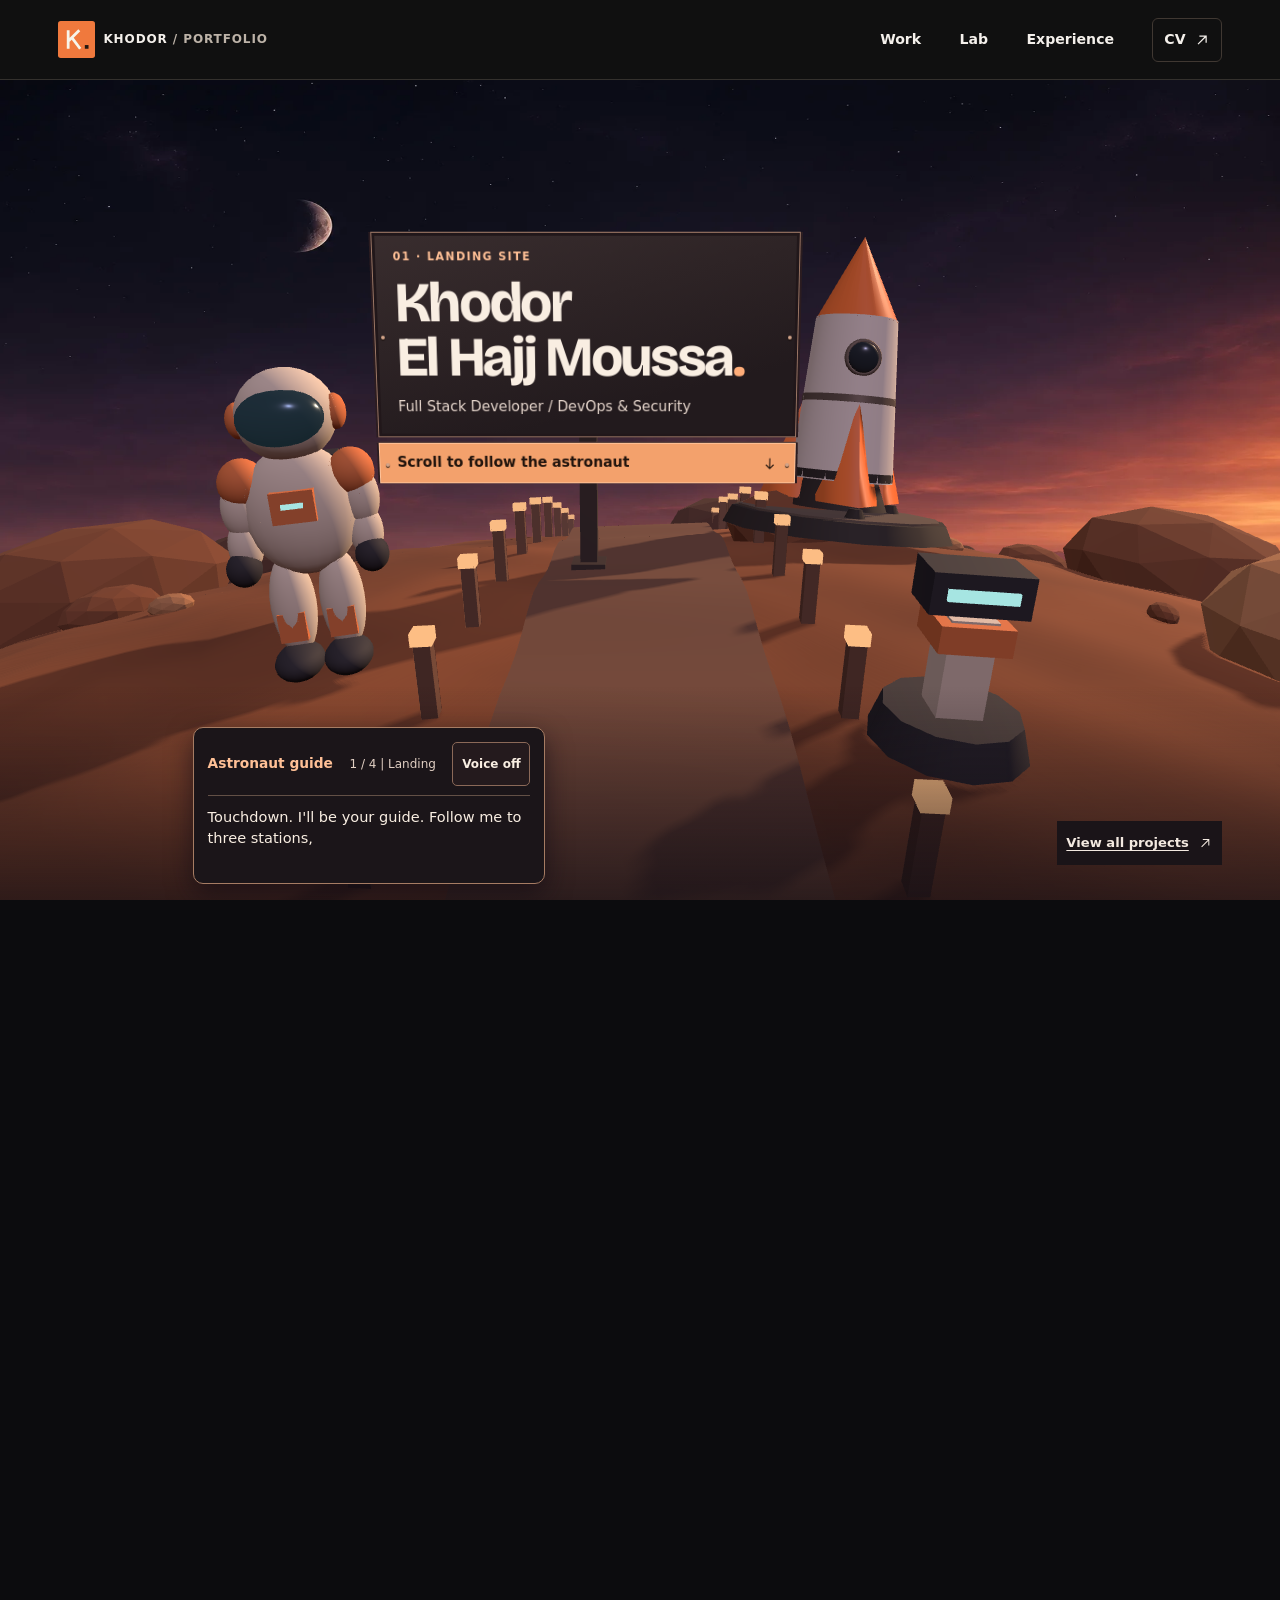
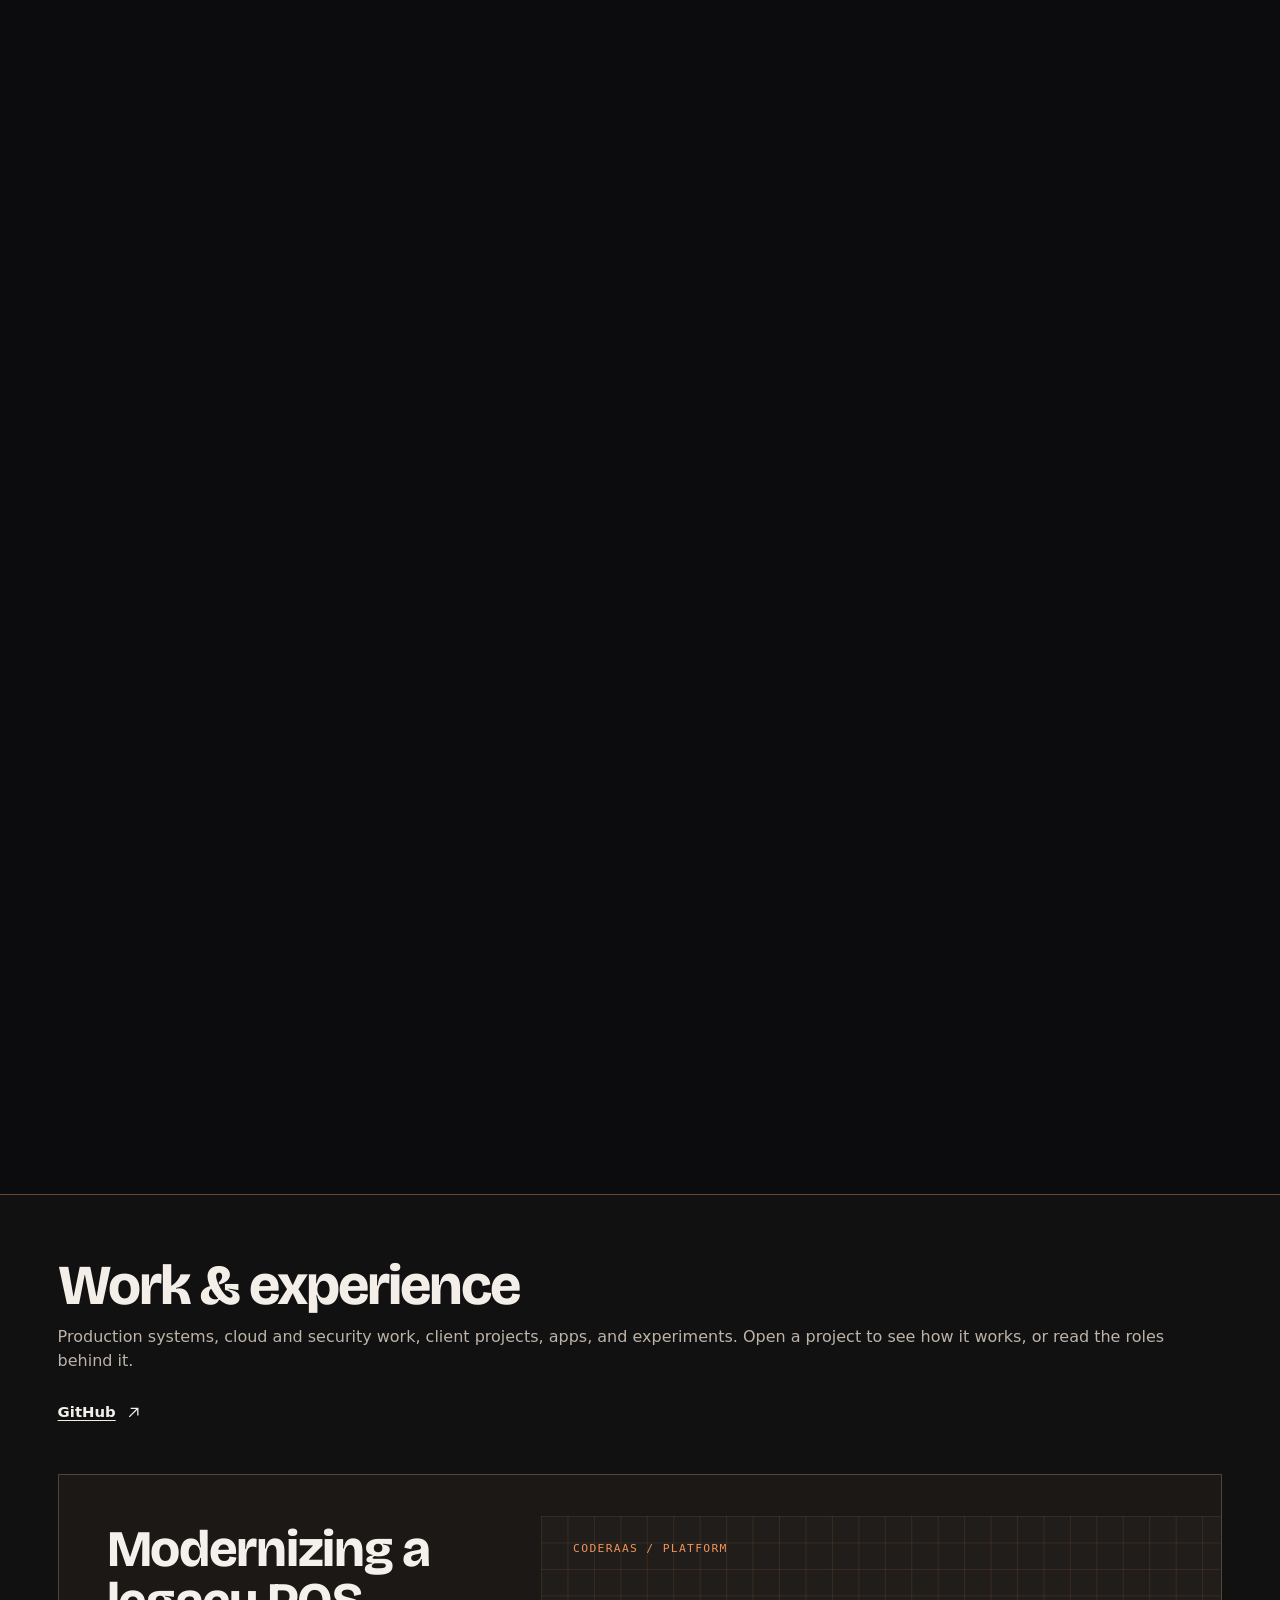
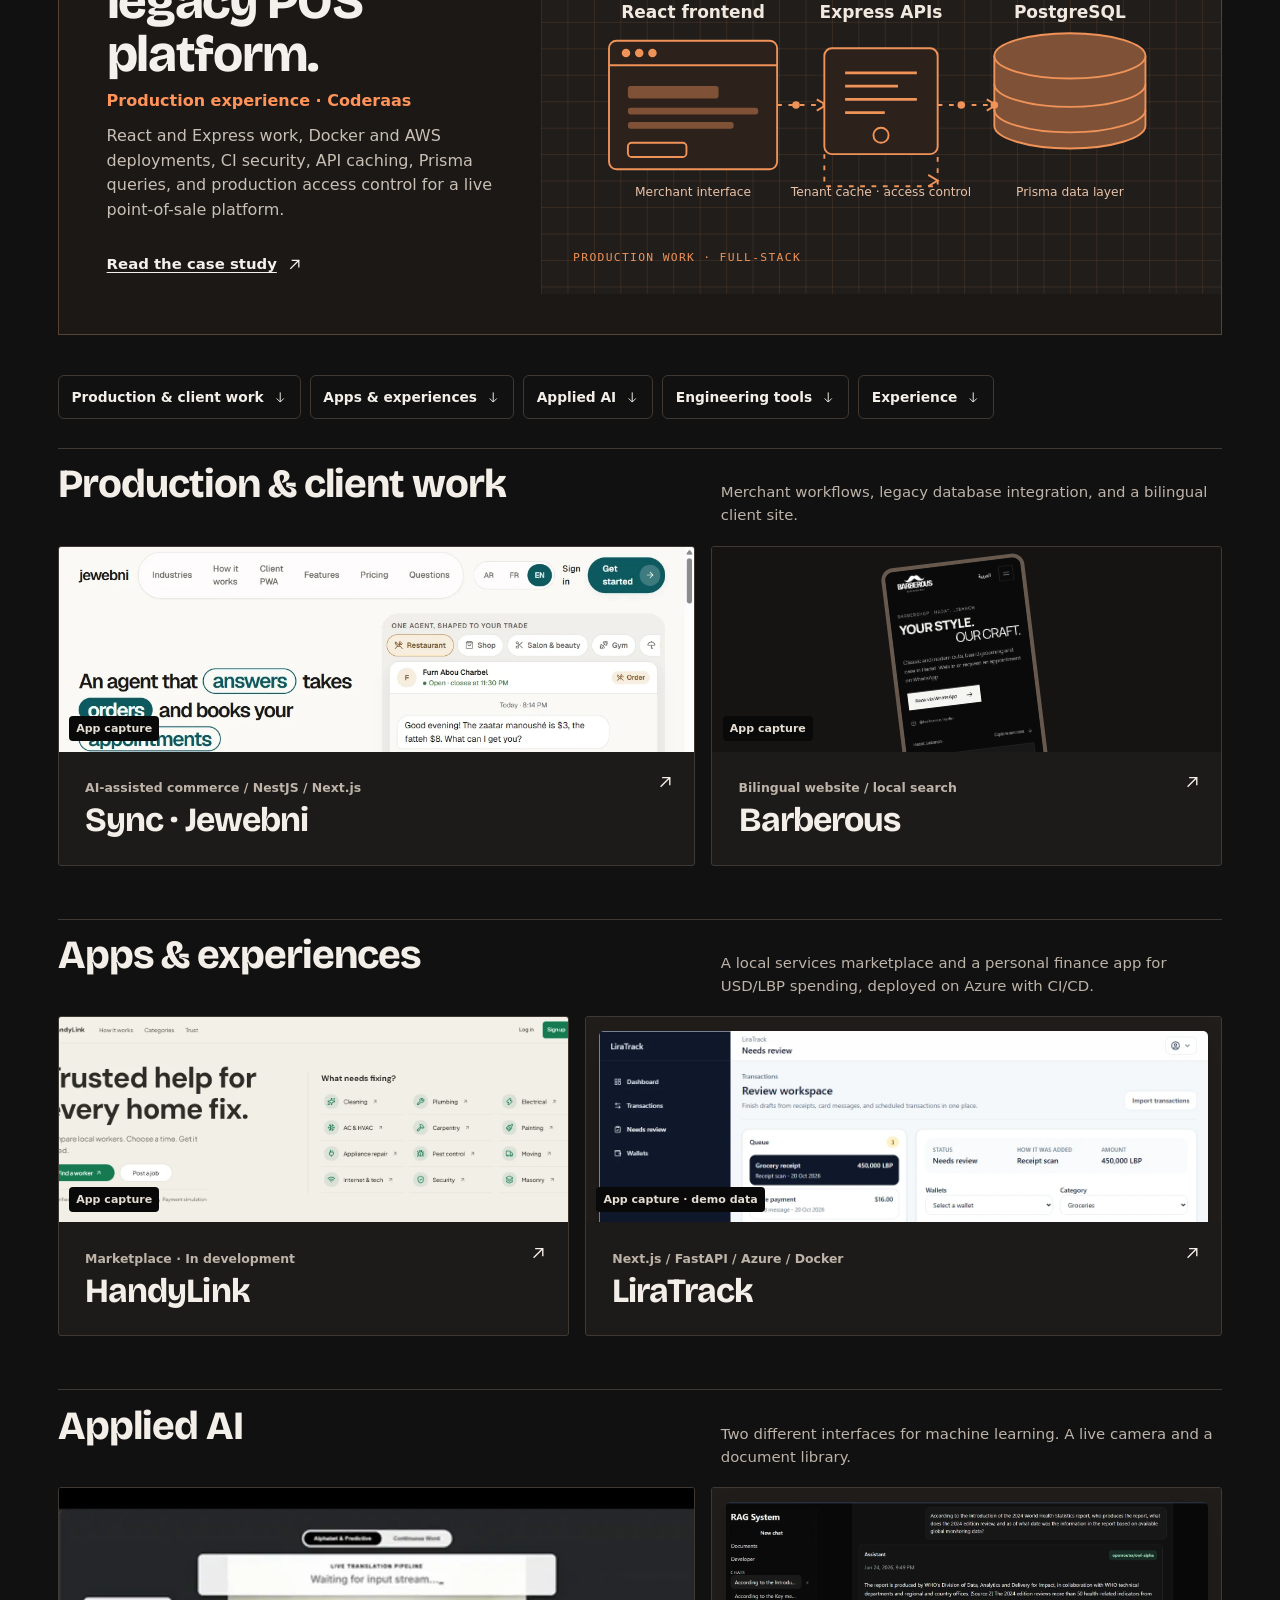
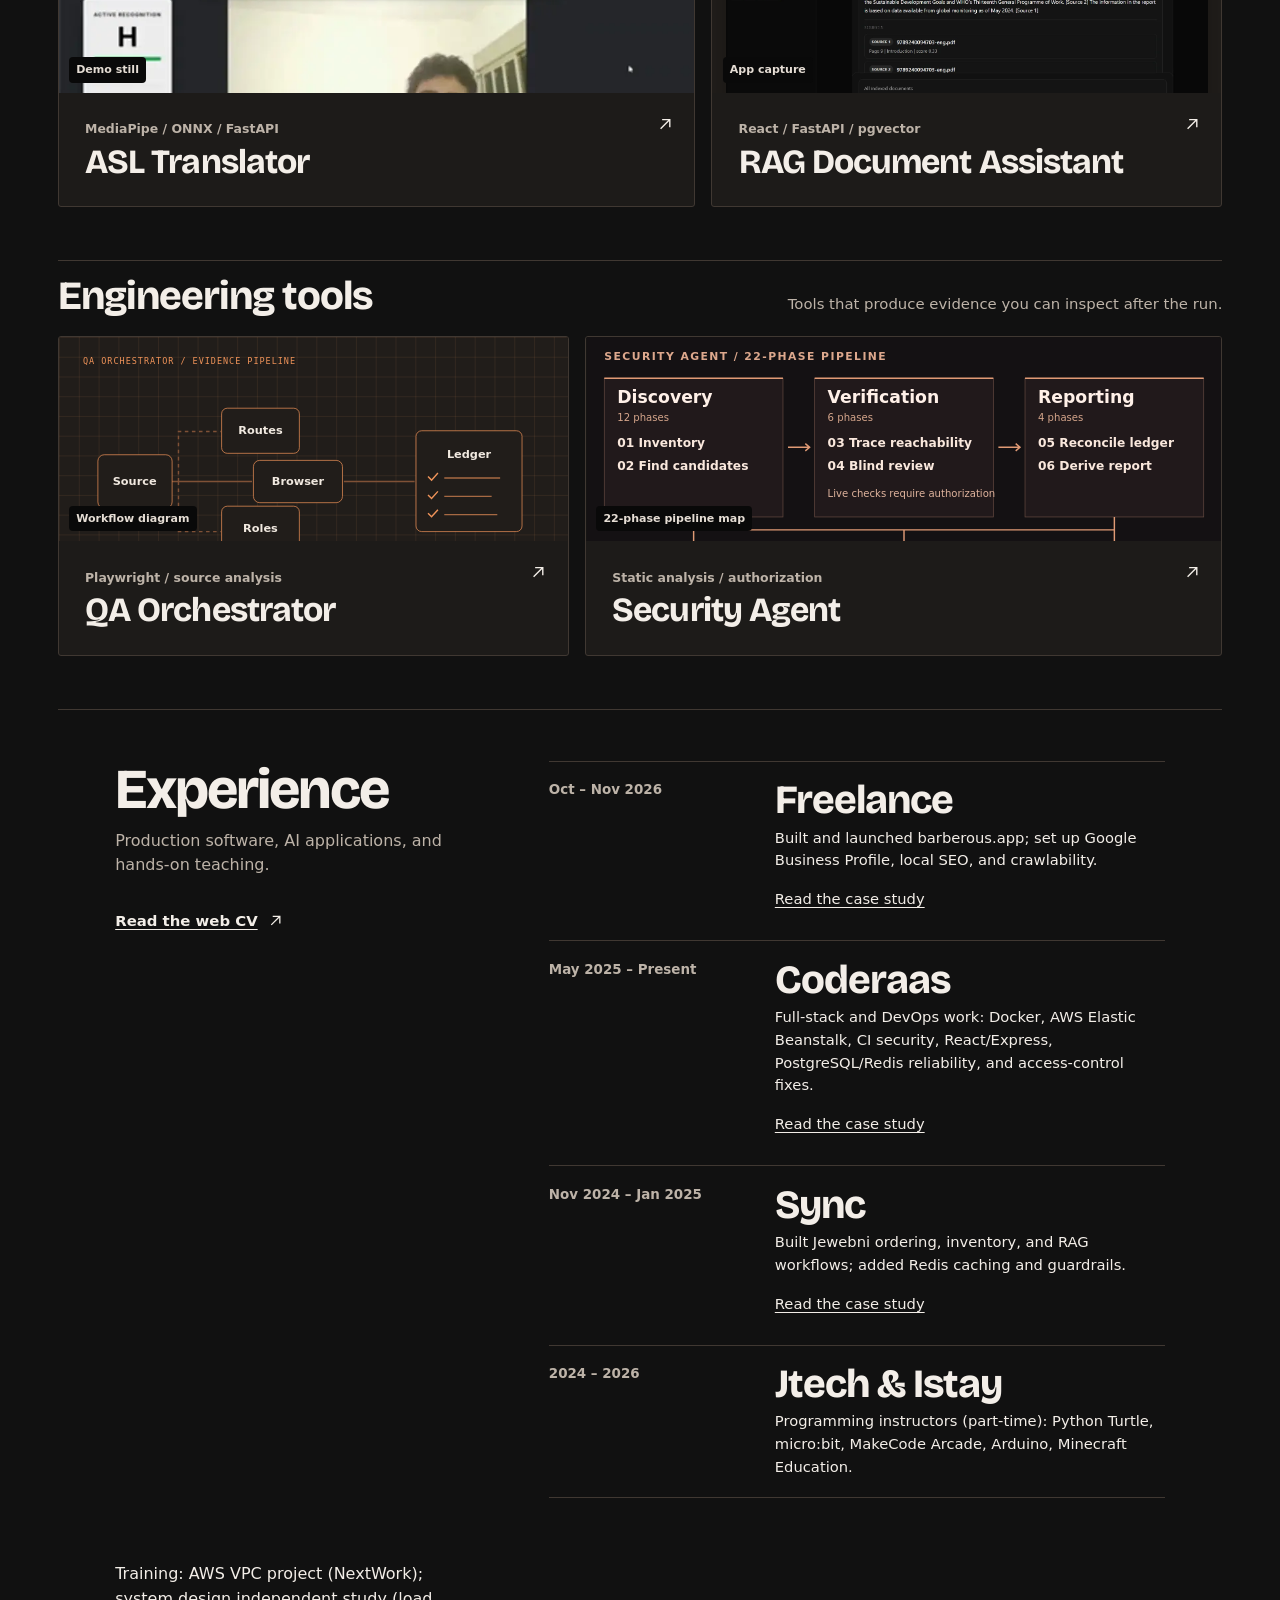
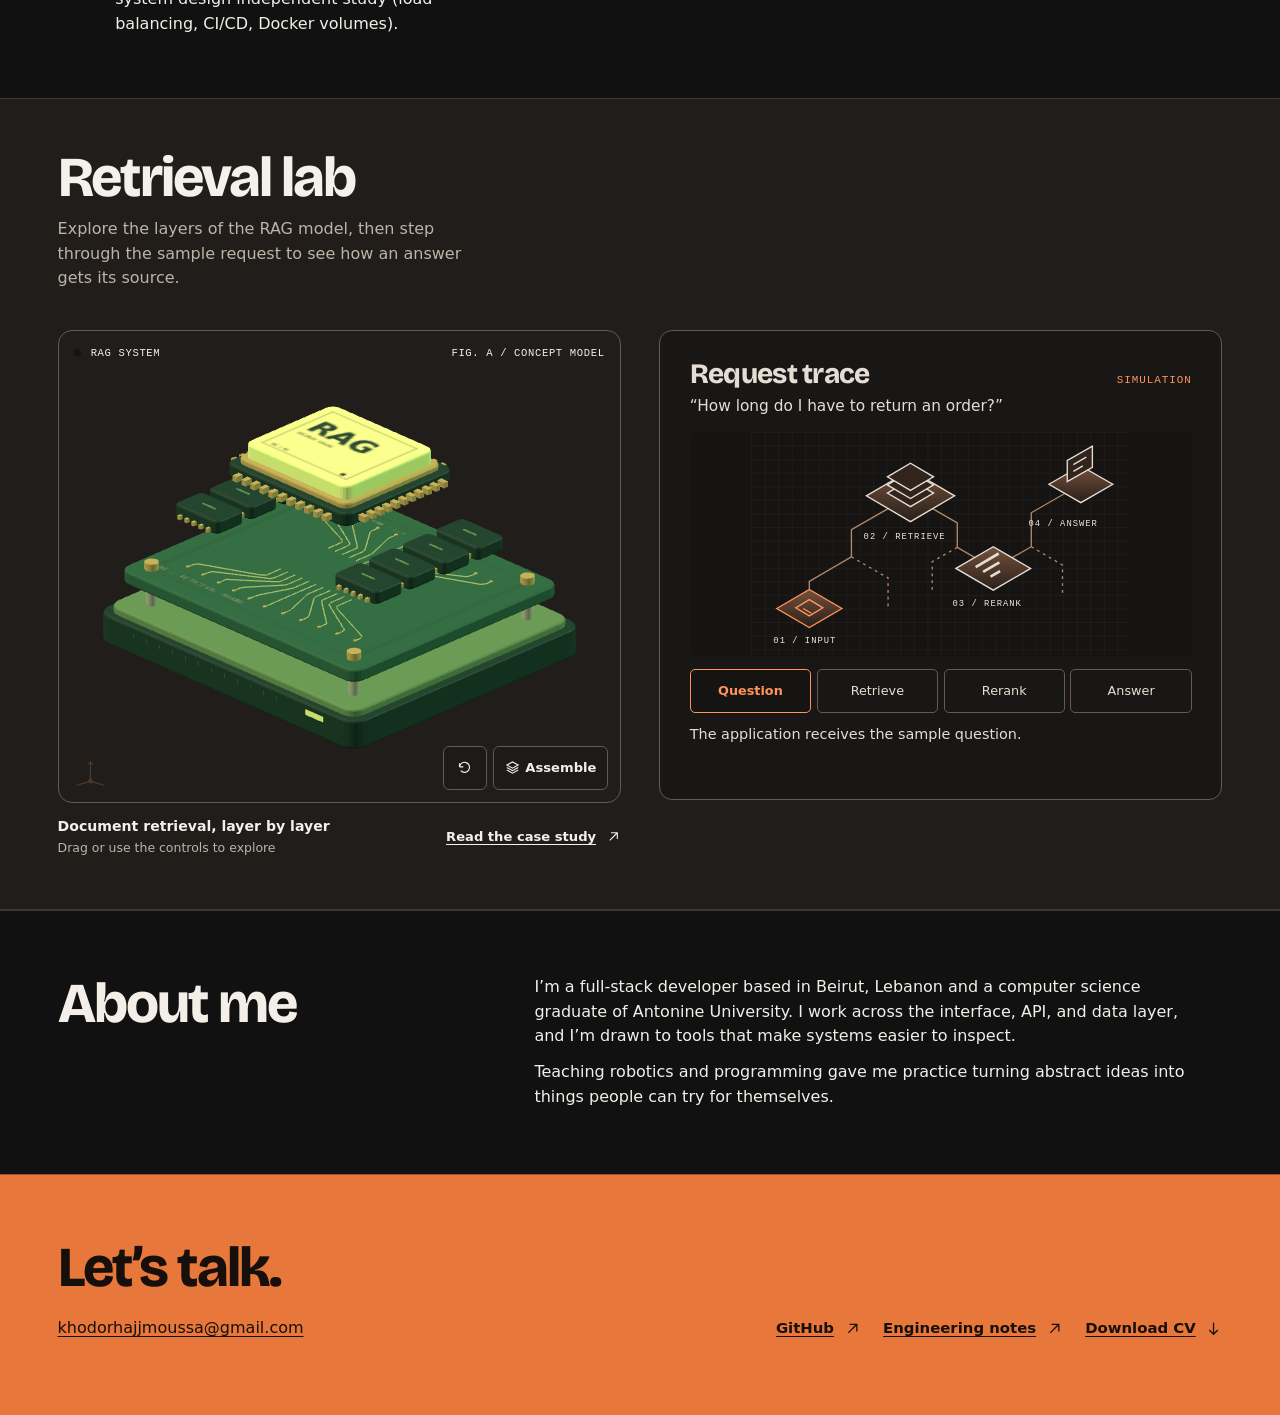
<file: index.html>
<!doctype html>
<html lang="en">
<head>
  <meta charset="utf-8">
  <meta name="viewport" content="width=device-width, initial-scale=1">
  <meta name="description" content="Full Stack Developer with nearly two years in React, Node.js and Python/FastAPI, plus AWS/Azure DevOps and security work. Beirut; open to remote and the Gulf.">
  <title>Khodor El Hajj Moussa | Full Stack Developer & DevOps</title>
  <meta name="author" content="Khodor El Hajj Moussa">
  <meta name="theme-color" content="#101010">
  <link rel="canonical" href="https://portfolio-omega-gules-27.vercel.app/">
  <link rel="preload" href="assets/bricolage.woff2" as="font" type="font/woff2" crossorigin>
  <meta property="og:type" content="website">
  <meta property="og:site_name" content="Khodor El Hajj Moussa">
  <meta property="og:title" content="Khodor El Hajj Moussa | Full Stack Developer & DevOps">
  <meta property="og:description" content="Full Stack Developer with nearly two years in React, Node.js and Python/FastAPI, plus AWS/Azure DevOps and security work. Beirut; open to remote and the Gulf.">
  <meta property="og:url" content="https://portfolio-omega-gules-27.vercel.app/">
  <meta property="og:image" content="https://portfolio-omega-gules-27.vercel.app/assets/og-card.jpg">
  <meta property="og:image:type" content="image/jpeg">
  <meta property="og:image:width" content="1200">
  <meta property="og:image:height" content="630">
  <meta property="og:image:alt" content="Khodor El Hajj Moussa's portfolio landing screen">
  <meta property="og:locale" content="en_US">
  <meta name="twitter:card" content="summary_large_image">
  <meta name="twitter:title" content="Khodor El Hajj Moussa | Full Stack Developer & DevOps">
  <meta name="twitter:description" content="Full Stack Developer with nearly two years in React, Node.js and Python/FastAPI, plus AWS/Azure DevOps and security work. Beirut; open to remote and the Gulf.">
  <meta name="twitter:image" content="https://portfolio-omega-gules-27.vercel.app/assets/og-card.jpg">
  <meta name="twitter:image:alt" content="Khodor El Hajj Moussa's portfolio landing screen">
  <link rel="icon" href="assets/mark.svg" type="image/svg+xml">
  <link rel="stylesheet" href="style.css">
  <link rel="stylesheet" href="planet.css">
  <script type="module" src="planet.js"></script>
  <script src="request.js" defer></script>
  <script src="portfolio.js" defer></script>
  <script type="application/ld+json">
  {
    "@context": "https://schema.org",
    "@type": "ProfilePage",
    "mainEntity": {
      "@type": "Person",
      "name": "Khodor El Hajj Moussa",
      "url": "https://portfolio-omega-gules-27.vercel.app/",
      "jobTitle": ["Full Stack Developer", "DevOps Engineer"],
      "email": "mailto:khodorhajjmoussa@gmail.com",
      "sameAs": ["https://github.com/khodorrrz", "https://www.linkedin.com/in/khodor-moussa/"],
      "alumniOf": { "@type": "CollegeOrUniversity", "name": "Antonine University" },
      "knowsAbout": ["Full-stack development", "DevOps", "Cloud infrastructure", "CI/CD", "Docker", "AWS", "Azure", "Application security", "React", "Node.js", "Python", "FastAPI", "PostgreSQL", "Redis"]
    }
  }
  </script>
</head>
<body class="planet-home">
  <!-- Surface direction: a personal expedition across a copper planet. Trail signs stand on the terrain and share its perspective.
       Black equipment, orange terrain, white lettering. Scroll travels forward over the horizon; direct checkpoint controls and the index provide short paths. -->
  <svg class="symbols" aria-hidden="true" xmlns="http://www.w3.org/2000/svg">
    <symbol id="arrow-up" viewBox="0 0 24 24"><path d="M6 18 18 6M8 6h10v10"/></symbol>
    <symbol id="arrow-down" viewBox="0 0 24 24"><path d="M12 4v16m-6-6 6 6 6-6"/></symbol>
    <symbol id="rotate" viewBox="0 0 24 24"><path d="M4 11a8 8 0 1 1 2 6m-2-6V5m0 6h6"/></symbol>
    <symbol id="layers" viewBox="0 0 24 24"><path d="m3 8 9-5 9 5-9 5-9-5Zm0 4 9 5 9-5M3 16l9 5 9-5"/></symbol>
  </svg>
  <a class="skip" href="#main">Skip to content</a>
  <header class="shell masthead">
    <a class="brand" href="index.html"><img src="assets/mark.svg" width="37" height="37" alt=""><span>KHODOR<span class="brand-detail"> / PORTFOLIO</span></span></a>
    <nav aria-label="Primary"><a href="#work">Work</a><a href="#lab">Lab</a><a href="#experience">Experience</a><a class="nav-cv" href="resume.html">CV <svg aria-hidden="true"><use href="#arrow-up"/></svg></a></nav>
  </header>
  <main id="main">
    <section class="planet-track" aria-label="Explore the portfolio planet" hidden>
      <div class="planet-stage">
        <div class="planet-canvas" aria-hidden="true"></div>
        <div class="planet-stops">
          <section class="planet-stop planet-welcome" data-stop="Landing">
            <header class="sign-plank landing-sign">
              <span class="sign-coordinate">01 · Landing site</span>
              <h1>Khodor <br>El Hajj Moussa<span>.</span></h1>
              <p>Full Stack Developer / DevOps &amp; Security</p>
            </header>
            <p class="sign-plank trail-instruction">Scroll to follow the astronaut <svg aria-hidden="true"><use href="#arrow-down"/></svg></p>
          </section>
          <section class="planet-stop" data-stop="Production">
            <h2 class="sign-plank sign-heading"><span class="checkpoint-number" aria-hidden="true">02</span><span>Production &amp; client work</span></h2>
            <ul><li class="sign-plank"><a href="coderaas.html">Coderaas · Full-stack &amp; DevOps</a></li><li class="sign-plank"><a href="jewebni.html">Sync · Jewebni</a></li><li class="sign-plank"><a href="barberous.html">Barberous</a></li></ul>
          </section>
          <section class="planet-stop" data-stop="Apps &amp; AI">
            <h2 class="sign-plank sign-heading"><span class="checkpoint-number" aria-hidden="true">03</span><span>Apps &amp; applied AI</span></h2>
            <ul><li class="sign-plank"><a href="handylink.html">HandyLink</a></li><li class="sign-plank"><a href="finance.html">LiraTrack</a></li><li class="sign-plank"><a href="rag.html">RAG Document Assistant</a></li><li class="sign-plank"><a href="asl.html">ASL Translator</a></li><li class="sign-plank"><a href="#lab">Try the retrieval lab</a></li></ul>
          </section>
          <section class="planet-stop" data-stop="Tools &amp; Contact">
            <h2 class="sign-plank sign-heading"><span class="checkpoint-number" aria-hidden="true">04</span><span>Engineering tools &amp; contact</span></h2>
            <ul><li class="sign-plank"><a href="qa.html">QA Orchestrator</a></li><li class="sign-plank"><a href="security.html">Security Agent</a></li><li class="sign-plank"><a href="resume.html">Read my CV</a></li><li class="sign-plank"><a href="#experience">View experience</a></li><li class="sign-plank"><a href="contact.html">Get in touch</a></li></ul>
          </section>
        </div>
        <div class="landing-gear" role="group" aria-label="Interactive landing equipment">
          <div class="gear-actions">
            <button type="button" data-gear="guide" aria-pressed="false">Astronaut narration</button>
            <button type="button" data-gear="rocket">Test rocket</button>
            <button type="button" data-gear="scanner">Scan terrain</button>
          </div>
          <p class="gear-status" role="status"></p>
        </div>
        <aside class="tour-dialogue" aria-label="Astronaut guide" tabindex="-1" hidden>
          <audio preload="none"></audio>
          <div class="tour-heading"><strong>Astronaut guide</strong><span data-tour-title></span><button type="button" class="tour-voice" data-gear="guide" aria-pressed="false"><span data-voice-label>Voice off</span></button></div>
          <p class="sr-only" data-tour-caption aria-live="polite" aria-atomic="true"></p>
          <p class="tour-copy" aria-hidden="true"><span data-tour-measure></span><span data-tour-stream></span></p>
        </aside>
        <a class="planet-index" href="#work">View all projects <svg aria-hidden="true"><use href="#arrow-up"/></svg></a>
      </div>
    </section>
    <section class="shell hero" aria-labelledby="name">
      <div class="intro">
        <h1 id="name">Khodor<br>El Hajj Moussa<span>.</span></h1>
        <p class="role">Full Stack Developer <span></span> DevOps &amp; Security</p>
        <p class="intro-copy">I build and operate full-stack applications with Docker, AWS and Azure, wire CI/CD and security checks into the pipeline, and fix production reliability and access-control issues.</p>
        <div class="hero-actions"><a class="action" href="#work">Explore my work <svg aria-hidden="true"><use href="#arrow-down"/></svg></a><a class="text-link" href="resume.html">Read my CV <svg aria-hidden="true"><use href="#arrow-up"/></svg></a></div>
      </div>
    </section>

    <section class="shell work" id="work" aria-labelledby="work-title">
      <div class="section-heading"><div><h2 id="work-title" tabindex="-1">Work &amp; experience</h2><p>Production systems, cloud and security work, client projects, apps, and experiments. Open a project to see how it works, or read the roles behind it.</p></div><a class="text-link" href="https://github.com/khodorrrz">GitHub <svg aria-hidden="true"><use href="#arrow-up"/></svg></a></div>
      <a class="mission" href="coderaas.html">
        <div class="mission-copy">
          <h3>Modernizing a legacy POS platform.</h3>
          <p class="mission-project">Production experience · Coderaas</p>
          <p>React and Express work, Docker and AWS deployments, CI security, API caching, Prisma queries, and production access control for a live point-of-sale platform.</p>
          <span class="text-link">Read the case study <svg aria-hidden="true"><use href="#arrow-up"/></svg></span>
        </div>
        <img src="assets/cases/coderaas-platform.svg" width="720" height="400" alt="">
      </a>
      <nav class="work-index" aria-label="Work categories"><a href="#client-work">Production & client work <svg aria-hidden="true"><use href="#arrow-down"/></svg></a><a href="#product-work">Apps & experiences <svg aria-hidden="true"><use href="#arrow-down"/></svg></a><a href="#applied-ai">Applied AI <svg aria-hidden="true"><use href="#arrow-down"/></svg></a><a href="#engineering-tools">Engineering tools <svg aria-hidden="true"><use href="#arrow-down"/></svg></a><a href="#experience">Experience <svg aria-hidden="true"><use href="#arrow-down"/></svg></a></nav>
      <section class="work-chapter" id="client-work" aria-labelledby="client-work-title">
        <header><h3 id="client-work-title">Production & client work</h3><p>Merchant workflows, legacy database integration, and a bilingual client site.</p></header>
        <div class="work-spread">
          <a class="project work-card" href="jewebni.html">
            <div class="work-media" aria-hidden="true"><img src="assets/cases/jewebni-home.webp" alt="" width="1035" height="638" loading="lazy"><span>App capture</span></div>
            <div class="project-content"><span>AI-assisted commerce / NestJS / Next.js</span><h4>Sync · Jewebni</h4><svg aria-hidden="true"><use href="#arrow-up"/></svg></div>
          </a>
          <a class="project work-card work-card--barber" href="barberous.html">
            <div class="work-media" aria-hidden="true"><img src="assets/cases/barber-en.webp" alt="" width="618" height="1110" loading="lazy"><span>App capture</span></div>
            <div class="project-content"><span>Bilingual website / local search</span><h4>Barberous</h4><svg aria-hidden="true"><use href="#arrow-up"/></svg></div>
          </a>
        </div>
      </section>
      <section class="work-chapter" id="product-work" aria-labelledby="product-work-title">
        <header><h3 id="product-work-title">Apps & experiences</h3><p>A local services marketplace and a personal finance app for USD/LBP spending, deployed on Azure with CI/CD.</p></header>
        <div class="work-spread">
          <a class="project work-card" href="handylink.html">
            <div class="work-media" aria-hidden="true"><img src="assets/cases/handylink-home.webp" alt="" width="1440" height="512" loading="lazy"><span>App capture</span></div>
            <div class="project-content"><span>Marketplace · In development</span><h4>HandyLink</h4><svg aria-hidden="true"><use href="#arrow-up"/></svg></div>
          </a>
          <a class="project work-card work-card--finance" href="finance.html">
            <div class="work-media" aria-hidden="true"><img src="assets/cases/finance-review.webp" alt="" width="1330" height="820" loading="lazy"><span>App capture · demo data</span></div>
            <div class="project-content"><span>Next.js / FastAPI / Azure / Docker</span><h4>LiraTrack</h4><svg aria-hidden="true"><use href="#arrow-up"/></svg></div>
          </a>
        </div>
      </section>
      <section class="work-chapter" id="applied-ai" aria-labelledby="applied-ai-title">
        <header><h3 id="applied-ai-title">Applied AI</h3><p>Two different interfaces for machine learning. A live camera and a document library.</p></header>
        <div class="work-spread">
          <a class="project work-card work-card--asl" href="asl.html">
            <div class="work-media" aria-hidden="true"><img src="assets/cases/asl-alphabet.webp" alt="" width="960" height="540" loading="lazy"><span>Demo still</span></div>
            <div class="project-content"><span>MediaPipe / ONNX / FastAPI</span><h4>ASL Translator</h4><svg aria-hidden="true"><use href="#arrow-up"/></svg></div>
          </a>
          <a class="project work-card work-card--rag" href="rag.html">
            <div class="work-media" aria-hidden="true"><img src="rag-answer.webp" alt="" width="1471" height="743" loading="lazy"><span>App capture</span></div>
            <div class="project-content"><span>React / FastAPI / pgvector</span><h4>RAG Document Assistant</h4><svg aria-hidden="true"><use href="#arrow-up"/></svg></div>
          </a>
        </div>
      </section>
      <section class="work-chapter" id="engineering-tools" aria-labelledby="engineering-tools-title">
        <header><h3 id="engineering-tools-title">Engineering tools</h3><p>Tools that produce evidence you can inspect after the run.</p></header>
        <div class="work-spread">
          <a class="project work-card work-card--qa" href="qa.html">
            <div class="work-media" aria-hidden="true"><img src="assets/cases/qa-flow.svg" alt="" width="720" height="400" loading="lazy"><span>Workflow diagram</span></div>
            <div class="project-content"><span>Playwright / source analysis</span><h4>QA Orchestrator</h4><svg aria-hidden="true"><use href="#arrow-up"/></svg></div>
          </a>
          <a class="project work-card work-card--security" href="security.html">
            <div class="work-media" aria-hidden="true"><img src="assets/cases/security-flow.svg" alt="" width="720" height="400" loading="lazy"><span>22-phase pipeline map</span></div>
            <div class="project-content"><span>Static analysis / authorization</span><h4>Security Agent</h4><svg aria-hidden="true"><use href="#arrow-up"/></svg></div>
          </a>
        </div>
      </section>
      <section class="work-chapter experience-in-work" id="experience" aria-labelledby="experience-title">
        <div class="experience-section">
          <div class="section-intro"><h2 id="experience-title">Experience</h2><p>Production software, AI applications, and hands-on teaching.</p><a class="text-link" href="resume.html">Read the web CV <svg aria-hidden="true"><use href="#arrow-up"/></svg></a></div>
          <ol class="timeline">
            <li><span class="timeline-date">Oct – Nov 2026</span><div><h3>Freelance</h3><p>Built and launched barberous.app; set up Google Business Profile, local SEO, and crawlability.</p><a href="barberous.html">Read the case study</a></div></li>
            <li><span class="timeline-date">May 2025 – Present</span><div><h3>Coderaas</h3><p>Full-stack and DevOps work: Docker, AWS Elastic Beanstalk, CI security, React/Express, PostgreSQL/Redis reliability, and access-control fixes.</p><a href="coderaas.html">Read the case study</a></div></li>
            <li><span class="timeline-date">Nov 2024 – Jan 2025</span><div><h3>Sync</h3><p>Built Jewebni ordering, inventory, and RAG workflows; added Redis caching and guardrails.</p><a href="jewebni.html">Read the case study</a></div></li>
            <li><span class="timeline-date">2024 – 2026</span><div><h3>Jtech &amp; Istay</h3><p>Programming instructors (part-time): Python Turtle, micro:bit, MakeCode Arcade, Arduino, Minecraft Education.</p></div></li>
          </ol>
          <p class="timeline-note">Training: AWS VPC project (NextWork); system design independent study (load balancing, CI/CD, Docker volumes).</p>
        </div>
      </section>
    </section>

    <section class="lab" id="lab" aria-labelledby="lab-title">
      <div class="shell lab-layout">
        <div class="section-intro"><h2 id="lab-title">Retrieval lab</h2><p>Explore the layers of the RAG model, then step through the sample request to see how an answer gets its source.</p></div>
      <figure class="model" aria-labelledby="model-caption">
        <div class="model-stage" id="model-stage">
          <div class="model-top"><span><i></i> RAG SYSTEM</span><span>FIG. A / CONCEPT MODEL</span></div>
          <img class="model-preview" src="assets/model.webp" alt="" fetchpriority="high" width="1218" height="1022">
          <div class="model-axis" aria-hidden="true"><svg viewBox="0 0 42 42"><path d="M21 31V9m0 22L5 36m16-5 16 5M18 12l3-3 3 3"/><circle cx="21" cy="31" r="2"/></svg></div>
          <div class="model-controls" hidden>
            <button type="button" id="rotate-model" aria-label="Rotate model" title="Rotate model"><svg aria-hidden="true"><use href="#rotate"/></svg></button>
            <button type="button" id="explode-model"><svg aria-hidden="true"><use href="#layers"/></svg><span>Assemble</span></button>
          </div>
        </div>
        <figcaption id="model-caption"><span><strong>Document retrieval, layer by layer</strong><small id="model-hint">Illustration of the retrieval stack</small></span><a class="text-link" href="rag.html">Read the case study <svg aria-hidden="true"><use href="#arrow-up"/></svg></a></figcaption>
      </figure>
        <figure class="exhibit" aria-labelledby="trace-title">
          <figcaption class="exhibit-title"><h3 id="trace-title">Request trace</h3><span>SIMULATION</span></figcaption>
          <p class="question">“How long do I have to return an order?”</p>
          <svg class="trace" viewBox="0 0 560 330" aria-hidden="true">
          <defs>
            <pattern id="grid" width="20" height="20" patternUnits="userSpaceOnUse"><path d="M20 0H0V20" fill="none" stroke="#a5785b" stroke-opacity=".2"/></pattern>
            <linearGradient id="plate" x2="0" y2="100%"><stop stop-color="#75513b"/><stop offset="1" stop-color="#29201a"/></linearGradient>
          </defs>
          <path d="M0 0H560V330H0Z" fill="url(#grid)"/>
          <g class="trace-wires" fill="none" stroke="#ae886a" stroke-width="2">
            <path d="M86 260 86 220 148 184 148 144 235 94"/>
            <path d="M235 94 304 134 304 170 357 201"/>
            <path d="M357 201 413 169 413 119 486 77"/>
            <path d="M148 184 202 215 202 260M304 170 267 191 267 237M413 169 459 196 459 242" stroke-dasharray="4 6"/>
          </g>
          <g class="trace-node" data-stage="0" transform="translate(86 260)">
            <path class="plate" d="M-48 0 0-28 48 0 0 28Z"/>
            <path d="M-20-1 0-13 20-1 0 11Z M-9 0 3 7" fill="none" stroke="currentColor" stroke-width="2"/>
          </g>
          <g class="trace-node" data-stage="1" transform="translate(235 94)">
            <path class="plate" d="M-65 0 0-38 65 0 0 38Z"/>
            <g class="shelves" fill="#30241c" stroke="currentColor" stroke-width="2">
              <path d="M-34-4 0-24 34-4 0 16Z"/>
              <path d="M-34-16 0-36 34-16 0 4Z"/>
              <path d="M-34-28 0-48 34-28 0-8Z"/>
            </g>
          </g>
          <g class="trace-node" data-stage="2" transform="translate(357 201)">
            <path class="plate" d="M-55 0 0-32 55 0 0 32Z"/>
            <g class="sort" fill="none" stroke="currentColor" stroke-width="4">
              <path d="M-26-2 8-22"/><path d="M-15 5 9-9"/><path d="M-4 12 10 4"/>
            </g>
          </g>
          <g class="trace-node" data-stage="3" transform="translate(486 77)">
            <path class="plate" d="M-47 0 0-27 47 0 0 27Z"/>
            <path class="receipt" d="M-20-4V-35L17-56V-25Z M-11-29 8-40 M-11-19 3-27" fill="#30241c" stroke="currentColor" stroke-width="2"/>
          </g>
          <g fill="#efe4d9" font-family="monospace" font-size="13" letter-spacing="1.5">
            <text x="33" y="311">01 / INPUT</text><text x="166" y="157">02 / RETRIEVE</text>
            <text x="297" y="256">03 / RERANK</text><text x="409" y="139">04 / ANSWER</text>
          </g>
        </svg>
          <ol class="pipeline" aria-label="Request stages">
            <li><button type="button" data-step="0">Question</button></li>
            <li><button type="button" data-step="1">Retrieve</button></li>
            <li><button type="button" data-step="2">Rerank</button></li>
            <li><button type="button" data-step="3">Answer</button></li>
          </ol>
          <p class="status" id="status" role="status">Follow a sample question through the document search pipeline.</p>
        </figure>
      </div>
    </section>
    <section class="shell about" id="about" aria-labelledby="about-title">
      <h2 id="about-title">About me</h2>
      <div><p>I’m a full-stack developer based in Beirut, Lebanon and a computer science graduate of Antonine University. I work across the interface, API, and data layer, and I’m drawn to tools that make systems easier to inspect.</p><p>Teaching robotics and programming gave me practice turning abstract ideas into things people can try for themselves.</p></div>
    </section>
  </main>
  <footer class="contact" id="contact"><div class="shell contact-layout"><div><h2>Let’s talk.</h2><a class="contact-email" href="contact.html">khodorhajjmoussa@gmail.com</a></div><div class="contact-links"><a class="text-link" href="https://github.com/khodorrrz">GitHub <svg aria-hidden="true"><use href="#arrow-up"/></svg></a><a class="text-link" href="case-notes.html">Engineering notes <svg aria-hidden="true"><use href="#arrow-up"/></svg></a><a class="text-link" href="cv.pdf" download>Download CV <svg aria-hidden="true"><use href="#arrow-down"/></svg></a></div></div></footer>
</body>
</html>
</file>
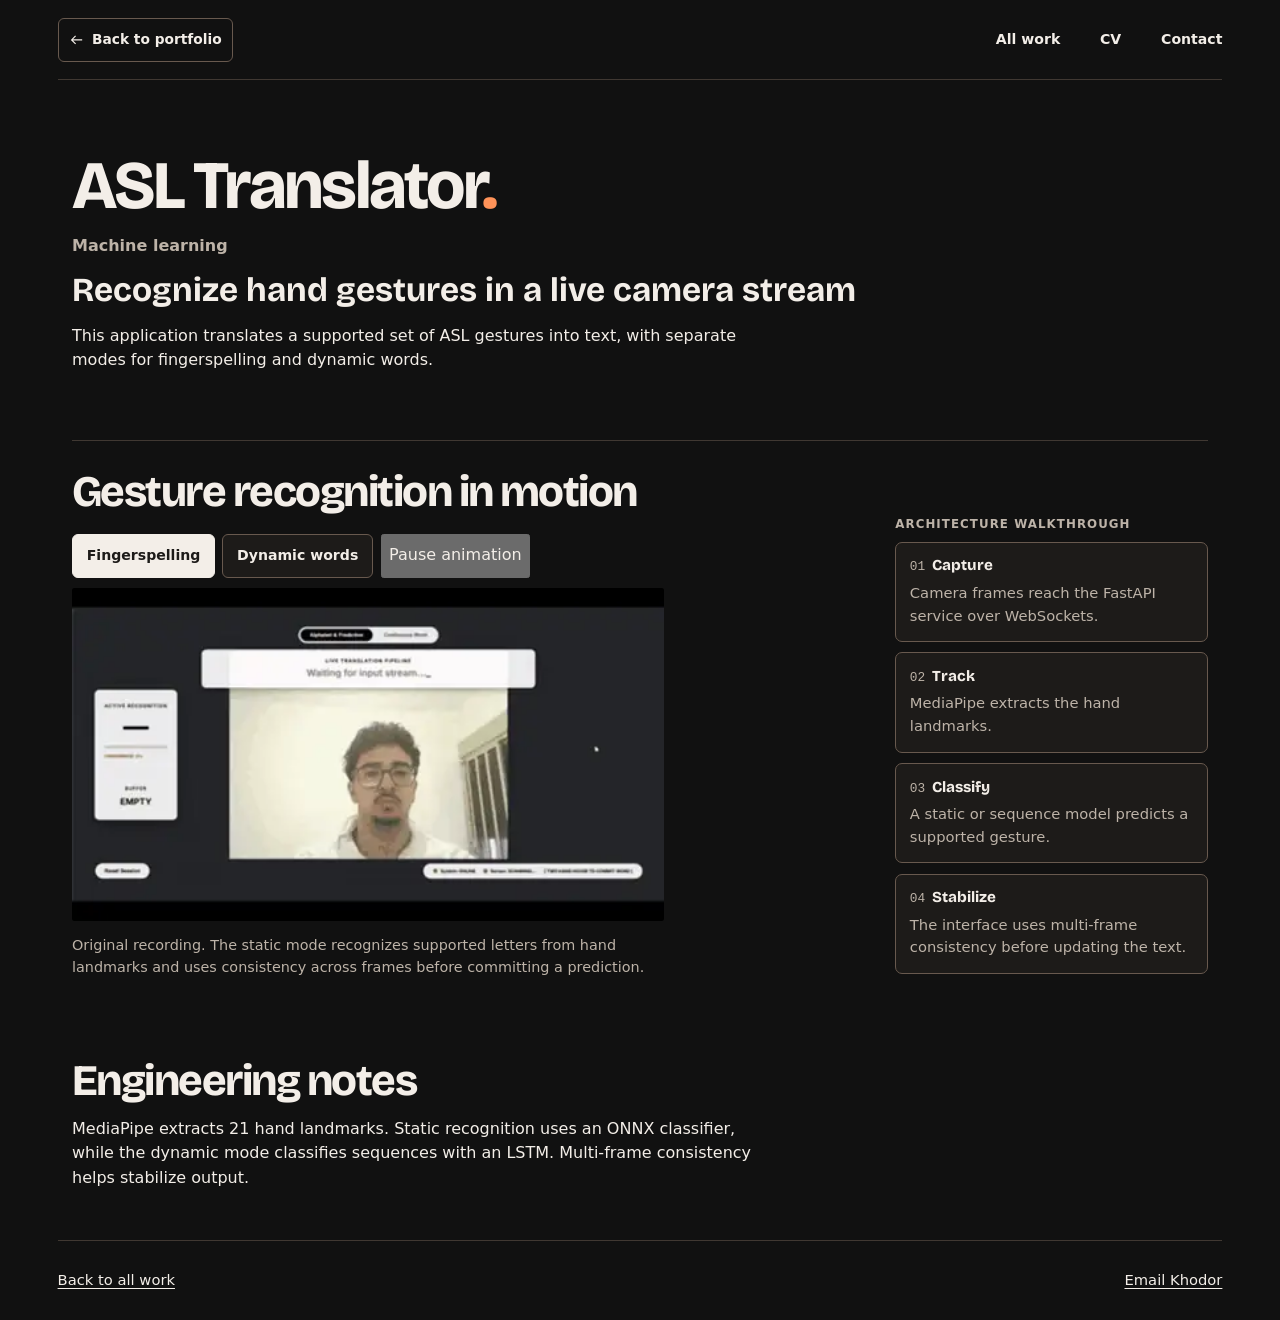
<file: asl.html>
<!doctype html>
<html lang="en">
<head>
  <meta charset="utf-8">
  <meta name="viewport" content="width=device-width, initial-scale=1">
  <meta name="description" content="Recognize hand gestures in a live camera stream. A project by Khodor El Hajj Moussa.">
  <title>ASL Translator | Khodor El Hajj Moussa</title>
  <meta name="author" content="Khodor El Hajj Moussa">
  <meta name="theme-color" content="#101010">
  <link rel="canonical" href="https://portfolio-omega-gules-27.vercel.app/asl.html">
  <link rel="preload" href="assets/bricolage.woff2" as="font" type="font/woff2" crossorigin>
  <meta property="og:type" content="website">
  <meta property="og:site_name" content="Khodor El Hajj Moussa">
  <meta property="og:title" content="ASL Translator | Khodor El Hajj Moussa">
  <meta property="og:description" content="Recognize hand gestures in a live camera stream. A project by Khodor El Hajj Moussa.">
  <meta property="og:url" content="https://portfolio-omega-gules-27.vercel.app/asl.html">
  <meta property="og:image" content="https://portfolio-omega-gules-27.vercel.app/assets/og/asl.jpg">
  <meta property="og:image:type" content="image/jpeg">
  <meta property="og:image:width" content="1200">
  <meta property="og:image:height" content="630">
  <meta property="og:image:alt" content="ASL Translator case study">
  <meta property="og:locale" content="en_US">
  <meta name="twitter:card" content="summary_large_image">
  <meta name="twitter:title" content="ASL Translator | Khodor El Hajj Moussa">
  <meta name="twitter:description" content="Recognize hand gestures in a live camera stream. A project by Khodor El Hajj Moussa.">
  <meta name="twitter:image" content="https://portfolio-omega-gules-27.vercel.app/assets/og/asl.jpg">
  <meta name="twitter:image:alt" content="ASL Translator case study">
  <link rel="icon" href="assets/mark.svg" type="image/svg+xml">
  <link rel="stylesheet" href="style.css">
  <script src="case-exhibits.js" defer></script>
  <script src="site-motion.js" defer></script>
  <script src="page-back.js" defer></script>
</head>
<body class="case-page">
  <a class="skip" href="#main">Skip to content</a>
  <header class="shell masthead"><a class="back-link" href="index.html#work"><svg aria-hidden="true" viewBox="0 0 24 24"><path d="M20 12H4m6-6-6 6 6 6"/></svg> Back to portfolio</a><nav aria-label="Primary"><a href="index.html#work">All work</a><a href="resume.html">CV</a><a href="contact.html">Contact</a></nav></header>
  <main id="main" class="shell case-layout">
    <header class="case-intro"><h1>ASL Translator<span>.</span></h1><p class="role">Machine learning</p><p class="case-hook">Recognize hand gestures in a live camera stream</p><p>This application translates a supported set of ASL gestures into text, with separate modes for fingerspelling and dynamic words.</p></header>
    <section class="artifact asl-artifact">
      <h2>Gesture recognition in motion</h2>
      <div class="case-exhibit" data-exhibit>
        <div class="asl-controls"><div class="case-controls" role="group" aria-label="Exhibit views" hidden>
          <button type="button" aria-controls="asl-view-0" aria-pressed="true">Fingerspelling</button>
          <button type="button" aria-controls="asl-view-1" aria-pressed="false">Dynamic words</button>
        </div>
        <button type="button" class="loop-motion" hidden>Pause animation</button></div>
        <p class="sr-only" role="status"></p>
        <figure class="case-view " id="asl-view-0">
          <div class="case-frame"><img src="assets/cases/asl-alphabet.webp" data-poster="assets/cases/asl-alphabet.webp" data-loop="assets/cases/asl-alphabet-anim.webp" width="448" height="252" alt="Fingerspelling demo. A camera view and recognition interface show a sequence of letters."></div>
          <figcaption>Original recording. The static mode recognizes supported letters from hand landmarks and uses consistency across frames before committing a prediction.</figcaption>
        </figure>
        <figure class="case-view " id="asl-view-1">
          <div class="case-frame"><img src="assets/cases/asl-word.webp" data-poster="assets/cases/asl-word.webp" data-loop="assets/cases/asl-word-anim.webp" width="448" height="252" alt="Dynamic word demo. The recognition interface tracks a moving hand gesture and displays its prediction."></div>
          <figcaption>Original recording from the ASL project. Dynamic mode classifies a sequence of hand landmarks for a supported word.</figcaption>
        </figure>
      </div>
      <p class="artifact-label">Architecture walkthrough</p>
      <div class="artifact-steps"><article class="artifact-step"><h3><span>01</span>Capture</h3><p>Camera frames reach the FastAPI service over WebSockets.</p></article>
      <article class="artifact-step"><h3><span>02</span>Track</h3><p>MediaPipe extracts the hand landmarks.</p></article>
      <article class="artifact-step"><h3><span>03</span>Classify</h3><p>A static or sequence model predicts a supported gesture.</p></article>
      <article class="artifact-step"><h3><span>04</span>Stabilize</h3><p>The interface uses multi-frame consistency before updating the text.</p></article></div>
    </section>
    <section class="case-decision"><h2>Engineering notes</h2><p>MediaPipe extracts 21 hand landmarks. Static recognition uses an ONNX classifier, while the dynamic mode classifies sequences with an LSTM. Multi-frame consistency helps stabilize output.</p></section>
  </main>
  <footer class="shell footer"><a href="index.html#work">Back to all work</a><a href="contact.html">Email Khodor</a></footer>
</body>
</html>
</file>
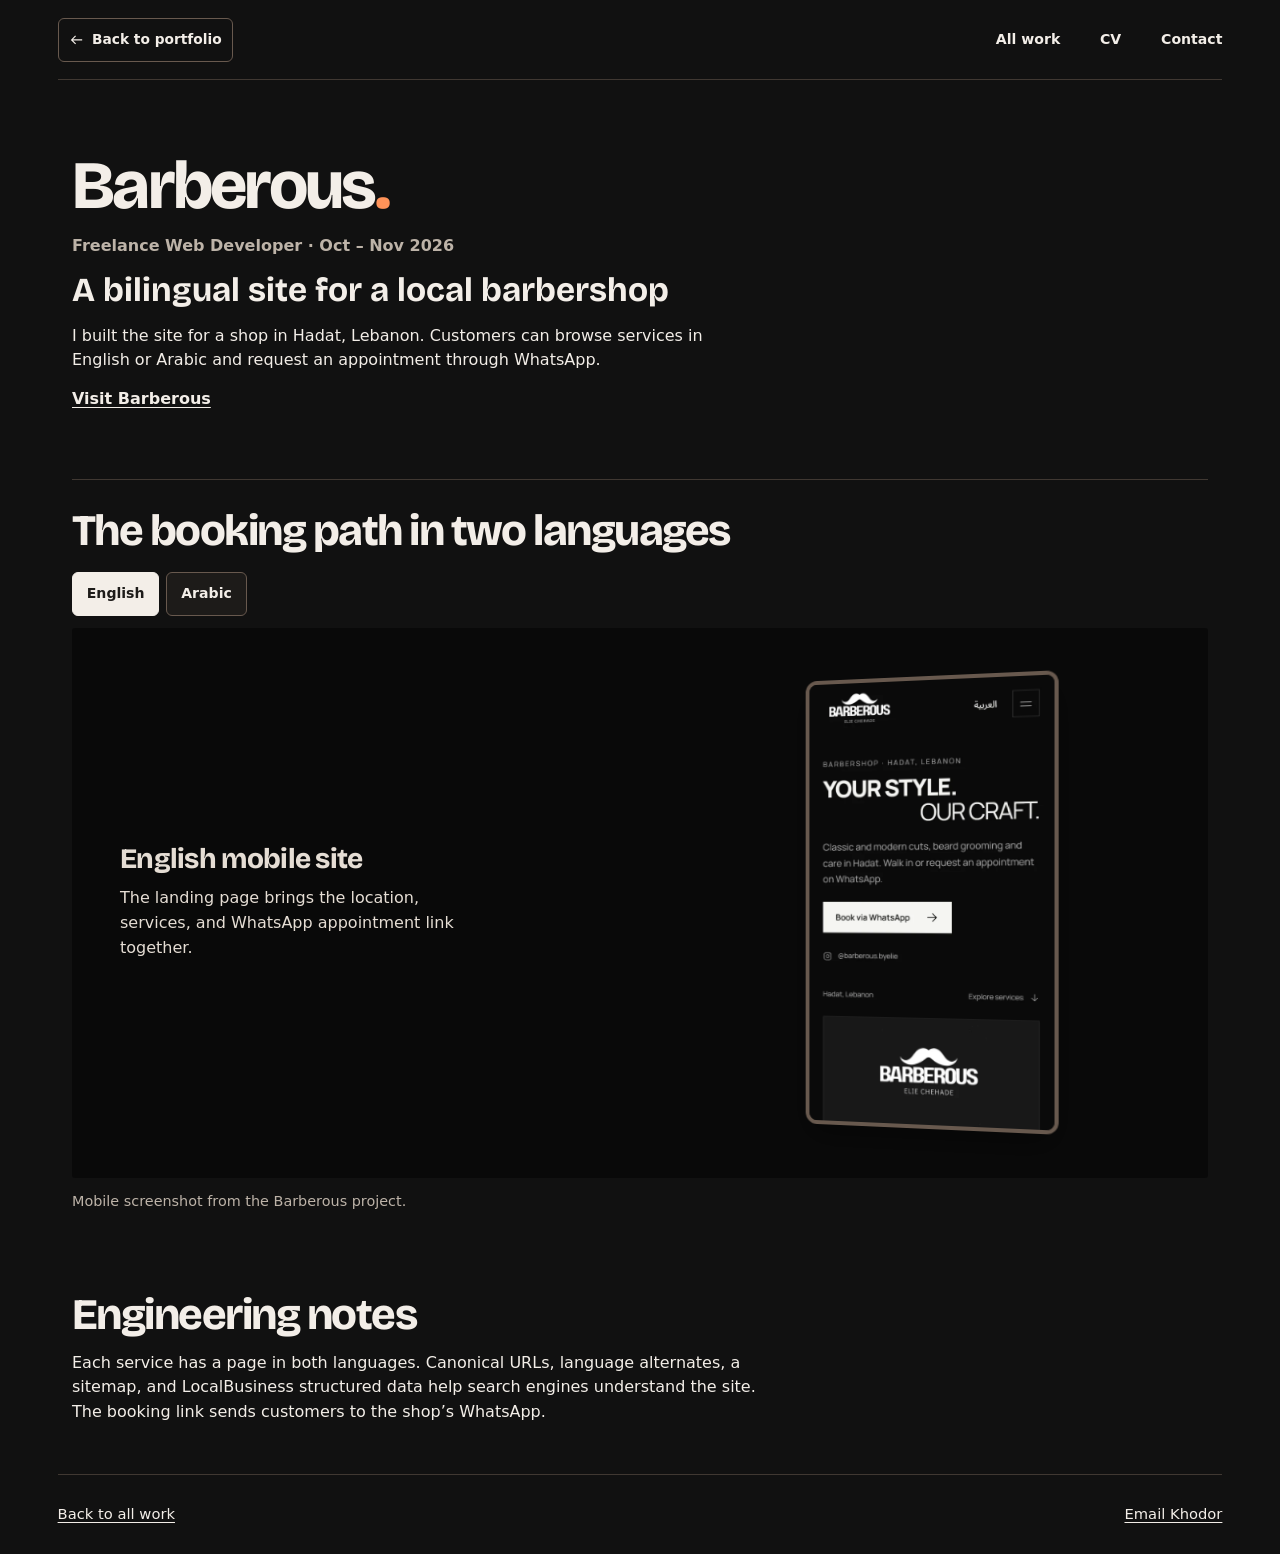
<file: barberous.html>
<!doctype html>
<html lang="en">
<head>
  <meta charset="utf-8">
  <meta name="viewport" content="width=device-width, initial-scale=1">
  <meta name="description" content="Barberous, a bilingual barbershop site built by Khodor El Hajj Moussa.">
  <title>Barberous | Khodor El Hajj Moussa</title>
  <meta name="author" content="Khodor El Hajj Moussa">
  <meta name="theme-color" content="#101010">
  <link rel="canonical" href="https://portfolio-omega-gules-27.vercel.app/barberous.html">
  <link rel="preload" href="assets/bricolage.woff2" as="font" type="font/woff2" crossorigin>
  <meta property="og:type" content="website">
  <meta property="og:site_name" content="Khodor El Hajj Moussa">
  <meta property="og:title" content="Barberous | Khodor El Hajj Moussa">
  <meta property="og:description" content="Barberous, a bilingual barbershop site built by Khodor El Hajj Moussa.">
  <meta property="og:url" content="https://portfolio-omega-gules-27.vercel.app/barberous.html">
  <meta property="og:image" content="https://portfolio-omega-gules-27.vercel.app/assets/og/barberous.jpg">
  <meta property="og:image:type" content="image/jpeg">
  <meta property="og:image:width" content="1200">
  <meta property="og:image:height" content="630">
  <meta property="og:image:alt" content="Barberous bilingual mobile site case study">
  <meta property="og:locale" content="en_US">
  <meta name="twitter:card" content="summary_large_image">
  <meta name="twitter:title" content="Barberous | Khodor El Hajj Moussa">
  <meta name="twitter:description" content="Barberous, a bilingual barbershop site built by Khodor El Hajj Moussa.">
  <meta name="twitter:image" content="https://portfolio-omega-gules-27.vercel.app/assets/og/barberous.jpg">
  <meta name="twitter:image:alt" content="Barberous bilingual mobile site case study">
  <link rel="icon" href="assets/mark.svg" type="image/svg+xml">
  <link rel="stylesheet" href="style.css">
  <script src="case-exhibits.js" defer></script>
  <script src="page-back.js" defer></script>
</head>
<body class="case-page">
  <a class="skip" href="#main">Skip to content</a>
  <header class="shell masthead"><a class="back-link" href="index.html#work"><svg aria-hidden="true" viewBox="0 0 24 24"><path d="M20 12H4m6-6-6 6 6 6"/></svg> Back to portfolio</a><nav aria-label="Primary"><a href="index.html#work">All work</a><a href="resume.html">CV</a><a href="contact.html">Contact</a></nav></header>
  <main id="main" class="shell case-layout">
    <header class="case-intro"><h1>Barberous<span>.</span></h1><p class="role">Freelance Web Developer · Oct – Nov 2026</p><p class="case-hook">A bilingual site for a local barbershop</p><p>I built the site for a shop in Hadat, Lebanon. Customers can browse services in English or Arabic and request an appointment through WhatsApp.</p><p><a href="https://barberous.pages.dev/">Visit Barberous</a></p></header>
    <section class="artifact" aria-labelledby="barber-title">
      <h2 id="barber-title">The booking path in two languages</h2>
      <div class="case-exhibit" data-exhibit>
        <div class="case-controls" role="group" aria-label="Exhibit views" hidden>
          <button type="button" aria-controls="barber-view-0" aria-pressed="true">English</button>
          <button type="button" aria-controls="barber-view-1" aria-pressed="false">Arabic</button>
        </div>
        <p class="sr-only" role="status"></p>
        <figure class="case-view " id="barber-view-0">
          <div class="case-frame"><div class="barber-stage">
              <div><h3>English mobile site</h3><p>The landing page brings the location, services, and WhatsApp appointment link together.</p></div>
              <div class="barber-phone"><img src="assets/cases/barber-en.webp" alt="Barberous English mobile homepage with the booking button on the left." width="618" height="1110" loading="lazy"></div>
            </div></div>
          <figcaption>Mobile screenshot from the Barberous project.</figcaption>
        </figure>
        <figure class="case-view " id="barber-view-1">
          <div class="case-frame"><div class="barber-stage">
              <div><h3>Arabic mobile site</h3><p>The Arabic version mirrors the navigation and booking flow for right-to-left reading.</p></div>
              <div class="barber-phone"><img src="assets/cases/barber-ar.webp" alt="Barberous Arabic mobile homepage with right-to-left layout and booking button on the right." width="618" height="1110" loading="lazy"></div>
            </div></div>
          <figcaption>Mobile screenshot from the Barberous project.</figcaption>
        </figure>
      </div>
    </section>
    <section class="case-decision"><h2>Engineering notes</h2><p>Each service has a page in both languages. Canonical URLs, language alternates, a sitemap, and LocalBusiness structured data help search engines understand the site. The booking link sends customers to the shop’s WhatsApp.</p></section>
  </main>
  <footer class="shell footer"><a href="index.html#work">Back to all work</a><a href="contact.html">Email Khodor</a></footer>
</body>
</html>
</file>
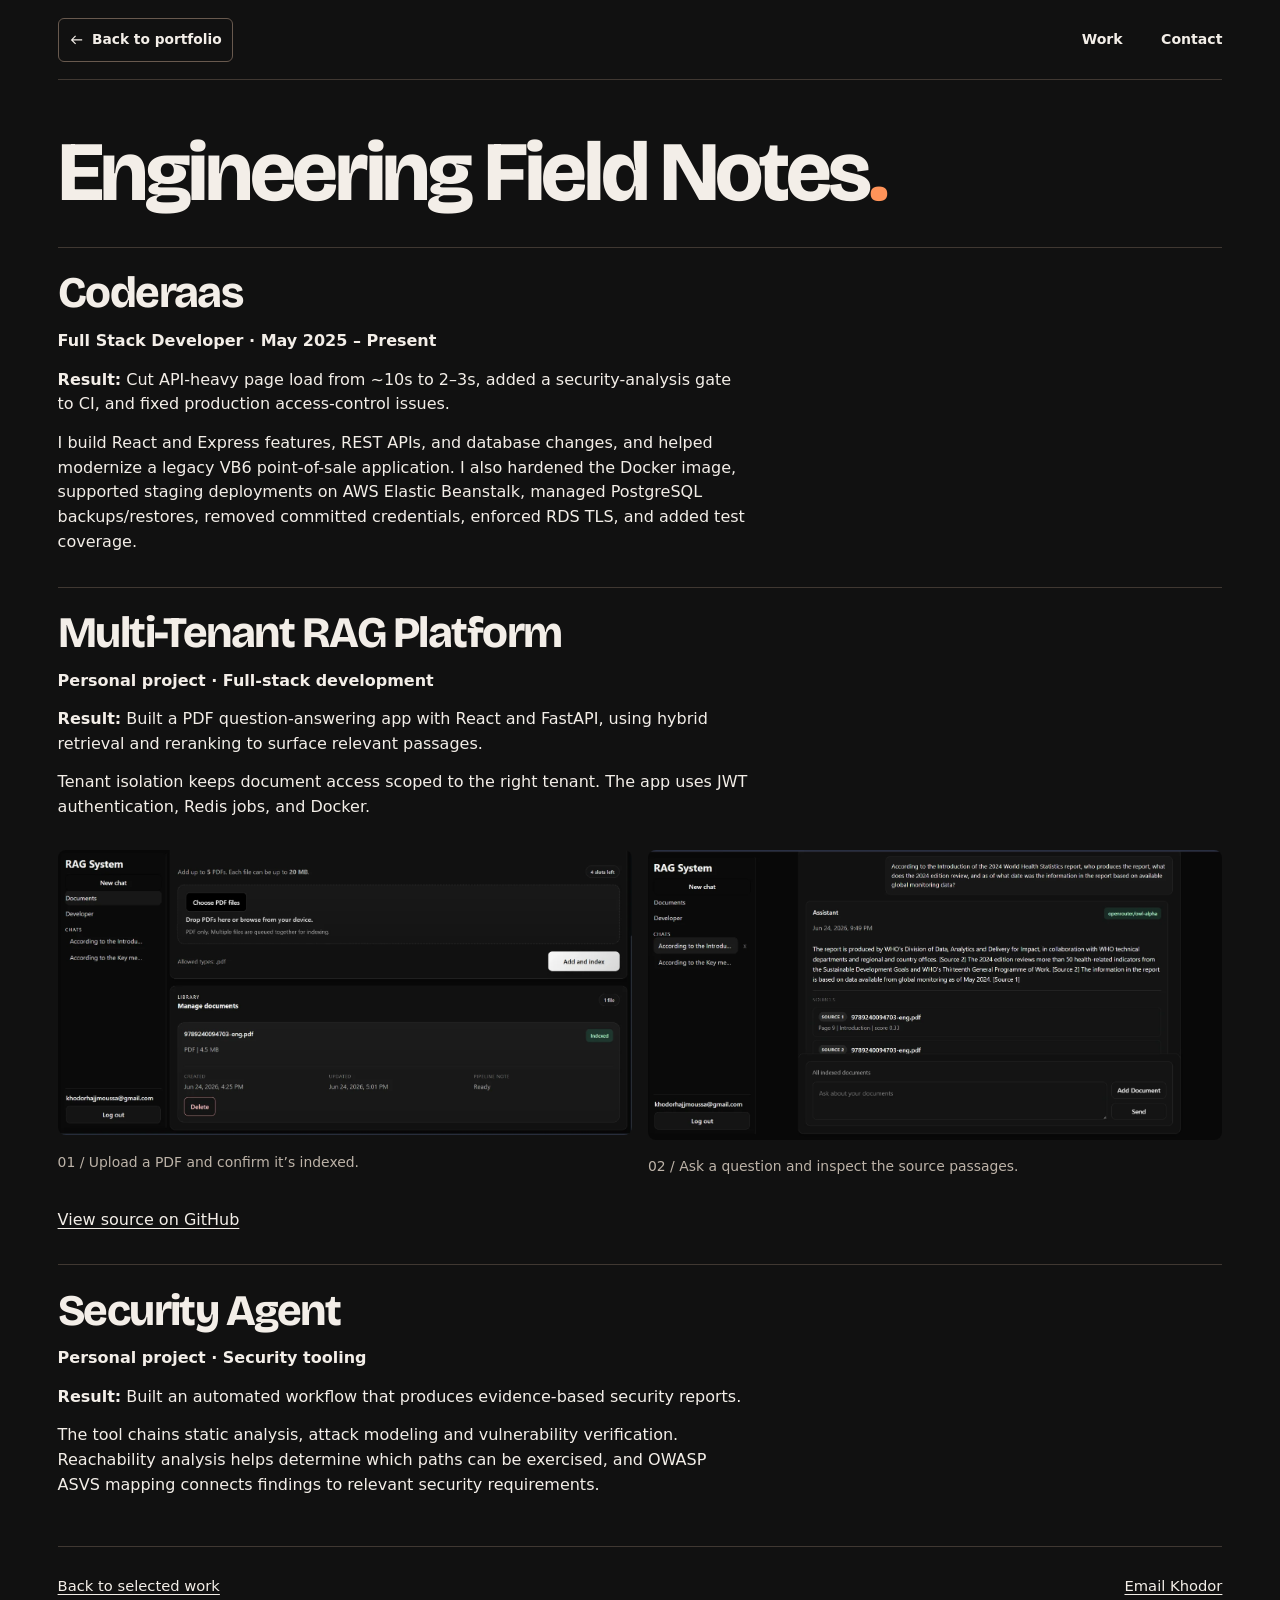
<file: case-notes.html>
<!doctype html>
<html lang="en">
<head>
  <meta charset="utf-8">
  <meta name="viewport" content="width=device-width, initial-scale=1">
  <meta name="description" content="Engineering case notes on API performance, multi-tenant RAG and security verification.">
  <title>Engineering Field Notes | Khodor El Hajj Moussa</title>
  <meta name="author" content="Khodor El Hajj Moussa">
  <meta name="theme-color" content="#101010">
  <link rel="canonical" href="https://portfolio-omega-gules-27.vercel.app/case-notes.html">
  <link rel="preload" href="assets/bricolage.woff2" as="font" type="font/woff2" crossorigin>
  <meta property="og:type" content="website">
  <meta property="og:site_name" content="Khodor El Hajj Moussa">
  <meta property="og:title" content="Engineering Field Notes | Khodor El Hajj Moussa">
  <meta property="og:description" content="Engineering case notes on API performance, multi-tenant RAG and security verification.">
  <meta property="og:url" content="https://portfolio-omega-gules-27.vercel.app/case-notes.html">
  <meta property="og:image" content="https://portfolio-omega-gules-27.vercel.app/assets/og-card.jpg">
  <meta property="og:image:type" content="image/jpeg">
  <meta property="og:image:width" content="1200">
  <meta property="og:image:height" content="630">
  <meta property="og:image:alt" content="Khodor El Hajj Moussa's portfolio landing screen">
  <meta property="og:locale" content="en_US">
  <meta name="twitter:card" content="summary_large_image">
  <meta name="twitter:title" content="Engineering Field Notes | Khodor El Hajj Moussa">
  <meta name="twitter:description" content="Engineering case notes on API performance, multi-tenant RAG and security verification.">
  <meta name="twitter:image" content="https://portfolio-omega-gules-27.vercel.app/assets/og-card.jpg">
  <meta name="twitter:image:alt" content="Khodor El Hajj Moussa's portfolio landing screen">
  <link rel="icon" href="assets/mark.svg" type="image/svg+xml">
  <link rel="stylesheet" href="style.css">
  <script src="page-back.js" defer></script>
</head>
<body>
  <a class="skip" href="#main">Skip to content</a>
  <header class="shell masthead"><a class="back-link" href="index.html#work"><svg aria-hidden="true" viewBox="0 0 24 24"><path d="M20 12H4m6-6-6 6 6 6"/></svg> Back to portfolio</a><nav aria-label="Primary"><a href="index.html#work">Work</a><a href="contact.html">Contact</a></nav></header>
  <main id="main" class="shell notes">
    <h1>Engineering Field Notes<span>.</span></h1>
    <article id="coderaas">
      <h2>Coderaas</h2>
      <p class="role">Full Stack Developer · May 2025 – Present</p>
      <p><strong>Result:</strong> Cut API-heavy page load from ~10s to 2–3s, added a security-analysis gate to CI, and fixed production access-control issues.</p>
      <p>I build React and Express features, REST APIs, and database changes, and helped modernize a legacy VB6 point-of-sale application. I also hardened the Docker image, supported staging deployments on AWS Elastic Beanstalk, managed PostgreSQL backups/restores, removed committed credentials, enforced RDS TLS, and added test coverage.</p>
    </article>
    <article id="rag">
      <h2>Multi-Tenant RAG Platform</h2>
      <p class="role">Personal project · Full-stack development</p>
      <p><strong>Result:</strong> Built a PDF question-answering app with React and FastAPI, using hybrid retrieval and reranking to surface relevant passages.</p>
      <p>Tenant isolation keeps document access scoped to the right tenant. The app uses JWT authentication, Redis jobs, and Docker.</p>
      <div class="evidence">
        <figure><a href="rag-index.webp"><img src="rag-index.webp" width="1481" height="739" alt="Document library showing a PDF ready after indexing" loading="lazy"></a><figcaption>01 / Upload a PDF and confirm it’s indexed.</figcaption></figure>
        <figure><a href="rag-answer.webp"><img src="rag-answer.webp" width="1471" height="743" alt="Document chat showing an answer and links to source passages" loading="lazy"></a><figcaption>02 / Ask a question and inspect the source passages.</figcaption></figure>
      </div>
      <a href="https://github.com/khodorrrz/Rag-System">View source on GitHub</a>
    </article>
    <article id="security">
      <h2>Security Agent</h2>
      <p class="role">Personal project · Security tooling</p>
      <p><strong>Result:</strong> Built an automated workflow that produces evidence-based security reports.</p>
      <p>The tool chains static analysis, attack modeling and vulnerability verification. Reachability analysis helps determine which paths can be exercised, and OWASP ASVS mapping connects findings to relevant security requirements.</p>
    </article>
  </main>
  <footer class="shell footer"><a href="index.html#work">Back to selected work</a><a href="contact.html">Email Khodor</a></footer>
</body>
</html>
</file>
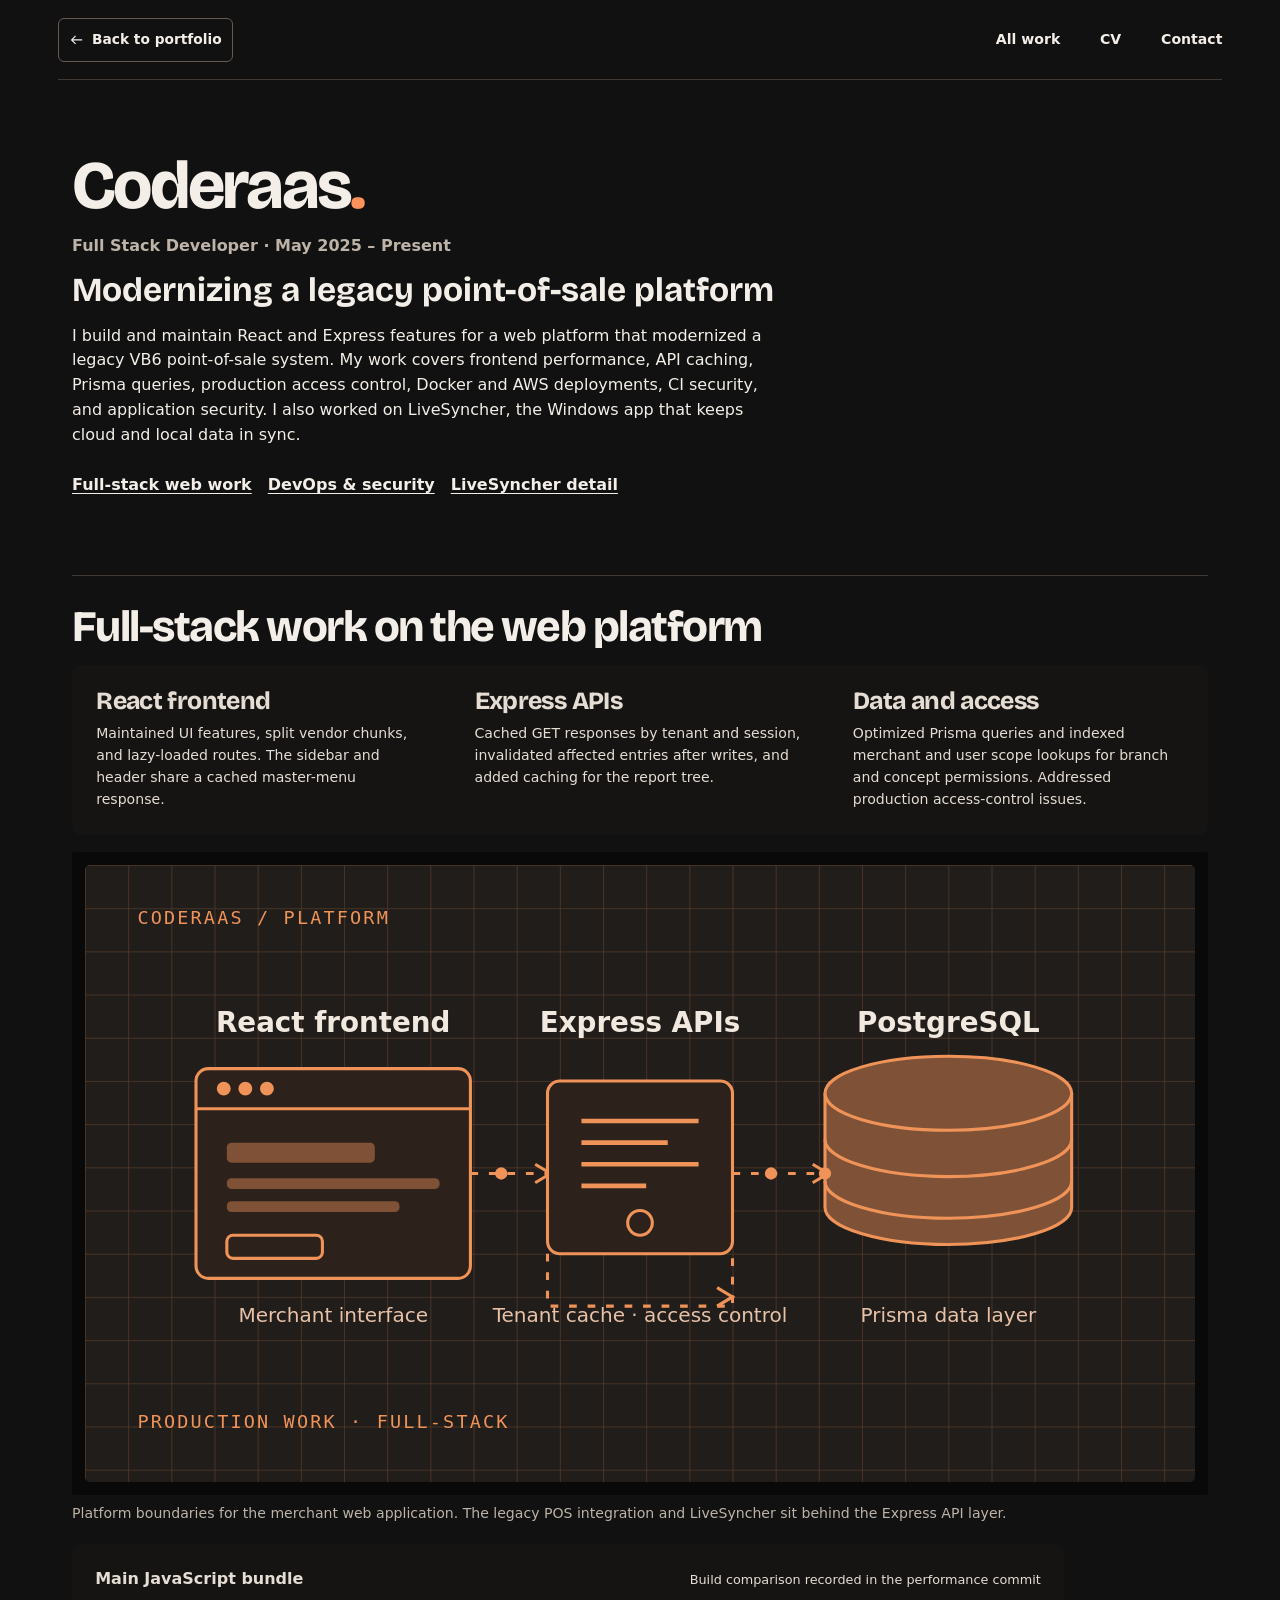
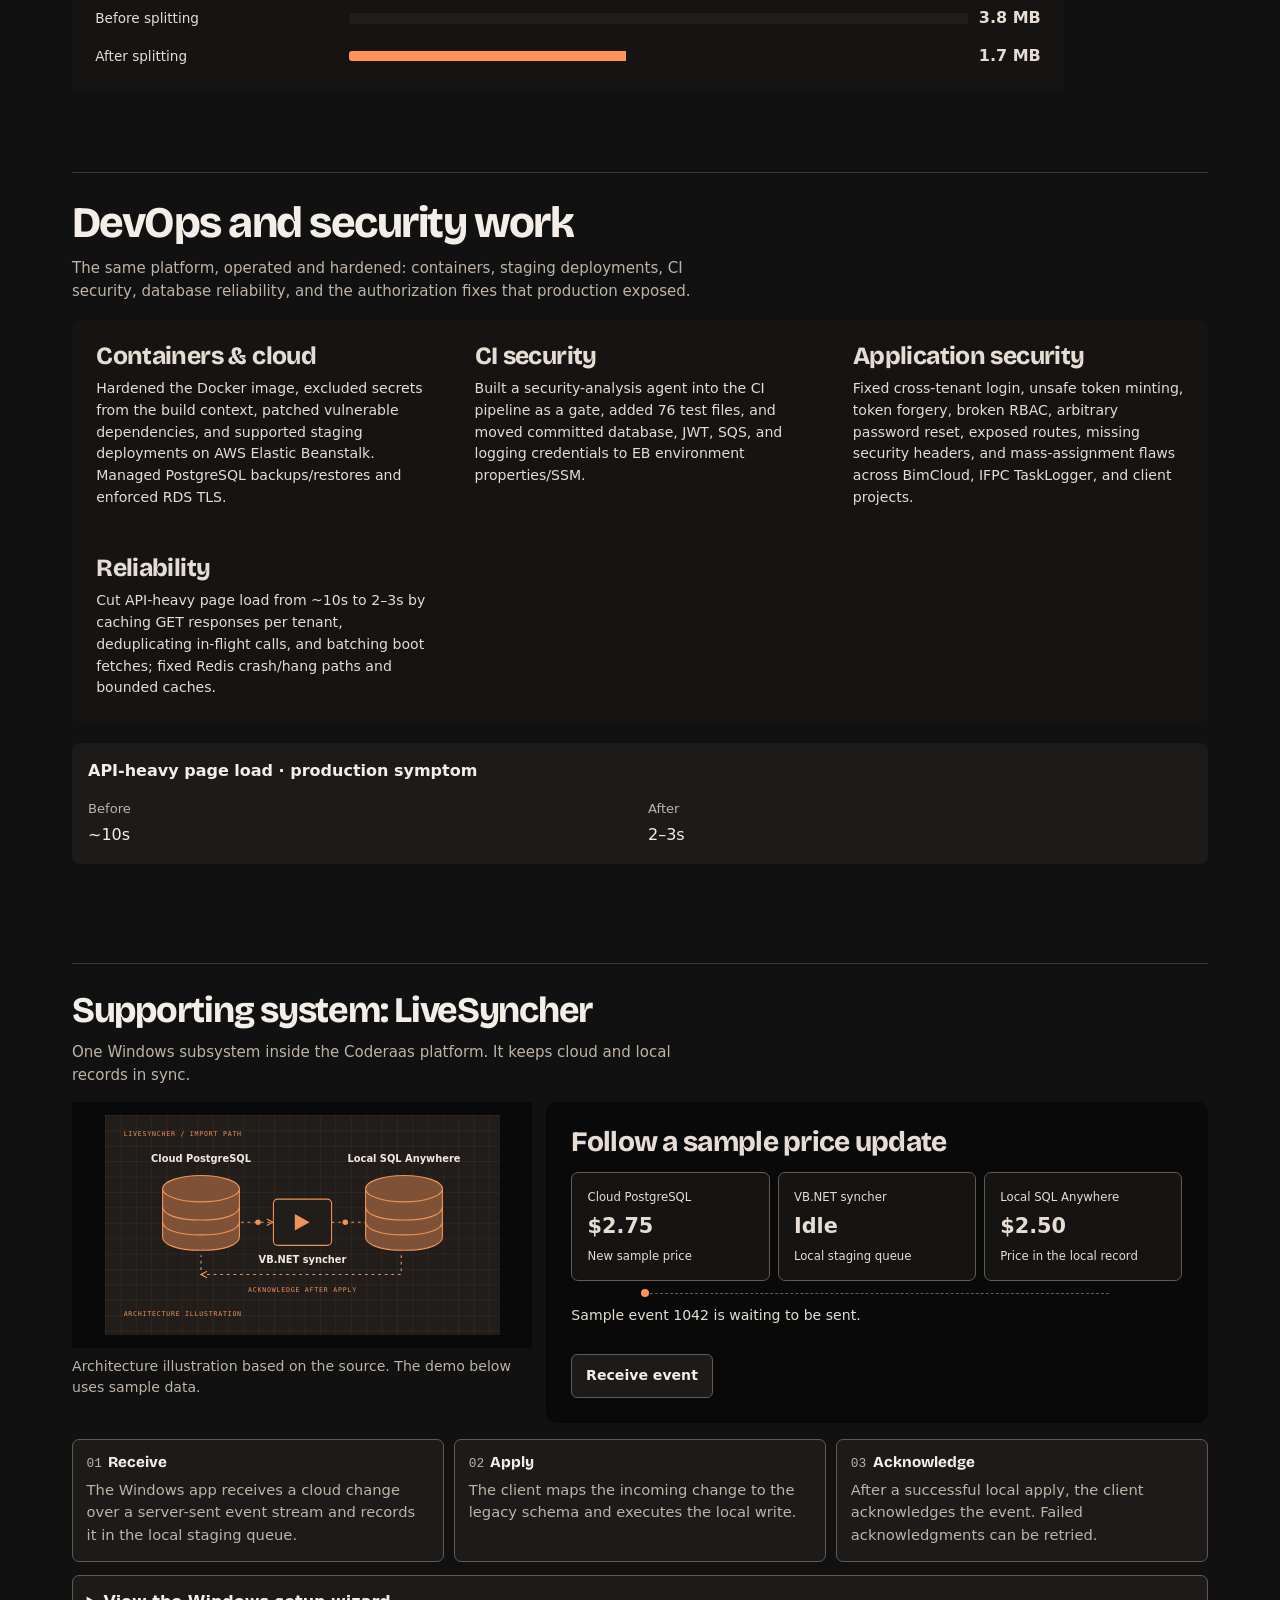
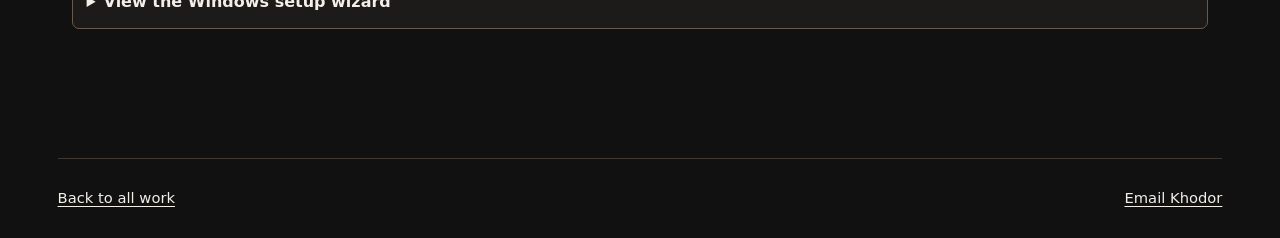
<file: coderaas.html>
<!doctype html>
<html lang="en">
<head>
  <meta charset="utf-8">
  <meta name="viewport" content="width=device-width, initial-scale=1">
  <meta name="description" content="Full-stack, DevOps, and security work at Coderaas. A case study by Khodor El Hajj Moussa.">
  <title>Coderaas | Full-Stack, DevOps & Security</title>
  <meta name="author" content="Khodor El Hajj Moussa">
  <meta name="theme-color" content="#101010">
  <link rel="canonical" href="https://portfolio-omega-gules-27.vercel.app/coderaas.html">
  <link rel="preload" href="assets/bricolage.woff2" as="font" type="font/woff2" crossorigin>
  <meta property="og:type" content="website">
  <meta property="og:site_name" content="Khodor El Hajj Moussa">
  <meta property="og:title" content="Coderaas | Full-Stack, DevOps & Security">
  <meta property="og:description" content="Full-stack, DevOps, and security work at Coderaas. A case study by Khodor El Hajj Moussa.">
  <meta property="og:url" content="https://portfolio-omega-gules-27.vercel.app/coderaas.html">
  <meta property="og:image" content="https://portfolio-omega-gules-27.vercel.app/assets/og/coderaas.jpg">
  <meta property="og:image:type" content="image/jpeg">
  <meta property="og:image:width" content="1200">
  <meta property="og:image:height" content="630">
  <meta property="og:image:alt" content="Coderaas platform case study">
  <meta property="og:locale" content="en_US">
  <meta name="twitter:card" content="summary_large_image">
  <meta name="twitter:title" content="Coderaas | Full-Stack, DevOps & Security">
  <meta name="twitter:description" content="Full-stack, DevOps, and security work at Coderaas. A case study by Khodor El Hajj Moussa.">
  <meta name="twitter:image" content="https://portfolio-omega-gules-27.vercel.app/assets/og/coderaas.jpg">
  <meta name="twitter:image:alt" content="Coderaas platform case study">
  <link rel="icon" href="assets/mark.svg" type="image/svg+xml">
  <link rel="stylesheet" href="style.css">
  <script src="sync-demo.js" defer></script>
  <script src="page-back.js" defer></script>
</head>
<body class="case-page">
  <a class="skip" href="#main">Skip to content</a>
  <header class="shell masthead"><a class="back-link" href="index.html#work"><svg aria-hidden="true" viewBox="0 0 24 24"><path d="M20 12H4m6-6-6 6 6 6"/></svg> Back to portfolio</a><nav aria-label="Primary"><a href="index.html#work">All work</a><a href="resume.html">CV</a><a href="contact.html">Contact</a></nav></header>
  <main id="main" class="shell case-layout">
    <header class="case-intro">
      <h1>Coderaas<span>.</span></h1>
      <p class="role">Full Stack Developer · May 2025 – Present</p>
      <p class="case-hook">Modernizing a legacy point-of-sale platform</p>
      <p>I build and maintain React and Express features for a web platform that modernized a legacy VB6 point-of-sale system. My work covers frontend performance, API caching, Prisma queries, production access control, Docker and AWS deployments, CI security, and application security. I also worked on LiveSyncher, the Windows app that keeps cloud and local data in sync.</p>
      <nav class="case-jump" aria-label="On this page"><a href="#optimization">Full-stack web work</a><a href="#devops">DevOps &amp; security</a><a href="#sync-title">LiveSyncher detail</a></nav>
    </header>
    <section class="artifact artifact--wide-media" id="optimization" aria-labelledby="optimization-title">
      <h2 id="optimization-title">Full-stack work on the web platform</h2>
      <ol class="process-strip optimization-strip">
        <li><h3>React frontend</h3><p>Maintained UI features, split vendor chunks, and lazy-loaded routes. The sidebar and header share a cached master-menu response.</p></li>
        <li><h3>Express APIs</h3><p>Cached GET responses by tenant and session, invalidated affected entries after writes, and added caching for the report tree.</p></li>
        <li><h3>Data and access</h3><p>Optimized Prisma queries and indexed merchant and user scope lookups for branch and concept permissions. Addressed production access-control issues.</p></li>
      </ol>
      <figure class="case-screen sync-architecture">
        <div class="case-frame"><img src="assets/cases/coderaas-platform.svg" width="720" height="400" loading="lazy" alt="Coderaas platform: a React frontend calls Express APIs, which use tenant caching, access control, and a Prisma data layer over PostgreSQL."></div>
        <figcaption>Platform boundaries for the merchant web application. The legacy POS integration and LiveSyncher sit behind the Express API layer.</figcaption>
      </figure>
      <figure class="performance-figure">
        <figcaption><strong>Main JavaScript bundle</strong><span>Build comparison recorded in the performance commit</span></figcaption>
        <dl class="performance-bars">
          <div><dt>Before splitting</dt><dd><span class="performance-track" aria-hidden="true"><i></i></span><strong>3.8 MB</strong></dd></div>
          <div><dt>After splitting</dt><dd><span class="performance-track performance-after" aria-hidden="true"><i></i></span><strong>1.7 MB</strong></dd></div>
        </dl>
      </figure>
    </section>

    <section class="artifact" id="devops" aria-labelledby="devops-title">
      <h2 id="devops-title">DevOps and security work</h2>
      <p class="artifact-lede">The same platform, operated and hardened: containers, staging deployments, CI security, database reliability, and the authorization fixes that production exposed.</p>
      <ol class="process-strip">
        <li><h3>Containers &amp; cloud</h3><p>Hardened the Docker image, excluded secrets from the build context, patched vulnerable dependencies, and supported staging deployments on AWS Elastic Beanstalk. Managed PostgreSQL backups/restores and enforced RDS TLS.</p></li>
        <li><h3>CI security</h3><p>Built a security-analysis agent into the CI pipeline as a gate, added 76 test files, and moved committed database, JWT, SQS, and logging credentials to EB environment properties/SSM.</p></li>
        <li><h3>Application security</h3><p>Fixed cross-tenant login, unsafe token minting, token forgery, broken RBAC, arbitrary password reset, exposed routes, missing security headers, and mass-assignment flaws across BimCloud, IFPC TaskLogger, and client projects.</p></li>
        <li><h3>Reliability</h3><p>Cut API-heavy page load from ~10s to 2–3s by caching GET responses per tenant, deduplicating in-flight calls, and batching boot fetches; fixed Redis crash/hang paths and bounded caches.</p></li>
      </ol>
      <figure class="specimen">
        <figcaption>API-heavy page load · production symptom</figcaption>
        <dl class="draft"><div><dt>Before</dt><dd>~10s</dd></div><div><dt>After</dt><dd>2–3s</dd></div></dl>
      </figure>
    </section>

    <section class="artifact artifact--secondary" aria-labelledby="sync-title">
      <h2 id="sync-title">Supporting system: LiveSyncher</h2>
      <p class="artifact-lede">One Windows subsystem inside the Coderaas platform. It keeps cloud and local records in sync.</p>
      <div class="sync-layout"><figure class="case-screen sync-architecture"><div class="case-frame"><img src="assets/cases/sync-flow.svg" width="720" height="400" alt="Cloud PostgreSQL sends changes to the VB.NET syncher, which applies them to local SQL Anywhere and acknowledges them."></div><figcaption>Architecture illustration based on the source. The demo below uses sample data.</figcaption></figure>
      <div class="sync-demo" data-phase="idle">
        <h3>Follow a sample price update</h3>
        <div class="sync-nodes">
          <div><small>Cloud PostgreSQL</small><strong>$2.75</strong><span>New sample price</span></div>
          <div><small>VB.NET syncher</small><strong id="sync-stage">Idle</strong><span>Local staging queue</span></div>
          <div><small>Local SQL Anywhere</small><strong id="sync-price">$2.50</strong><span>Price in the local record</span></div>
        </div>
        <div class="sync-rail" aria-hidden="true"><i></i></div>
        <p id="sync-status" role="status">Sample event 1042 is waiting to be sent.</p>
        <div class="case-controls sync-actions">
          <button type="button" id="sync-next">Receive event</button>
        </div>
      </div>
      </div>
      <div class="artifact-steps">
        <article class="artifact-step"><h3><span>01</span>Receive</h3><p>The Windows app receives a cloud change over a server-sent event stream and records it in the local staging queue.</p></article>
        <article class="artifact-step"><h3><span>02</span>Apply</h3><p>The client maps the incoming change to the legacy schema and executes the local write.</p></article>
        <article class="artifact-step"><h3><span>03</span>Acknowledge</h3><p>After a successful local apply, the client acknowledges the event. Failed acknowledgments can be retried.</p></article>
      </div>
      <details class="sync-setup-note"><summary>View the Windows setup wizard</summary>
      <figure class="archive-image sync-setup"><a href="assets/cases/syncher-setup.webp"><img src="assets/cases/syncher-setup.webp" width="666" height="609" loading="lazy" alt="LiveSyncher setup wizard welcome screen describing the cloud and local database prerequisites."></a><figcaption>Actual Windows setup wizard. This screen precedes entering connection settings.</figcaption></figure>
      </details>
    </section>

  </main>
  <footer class="shell footer"><a href="index.html#work">Back to all work</a><a href="contact.html">Email Khodor</a></footer>
</body>
</html>
</file>
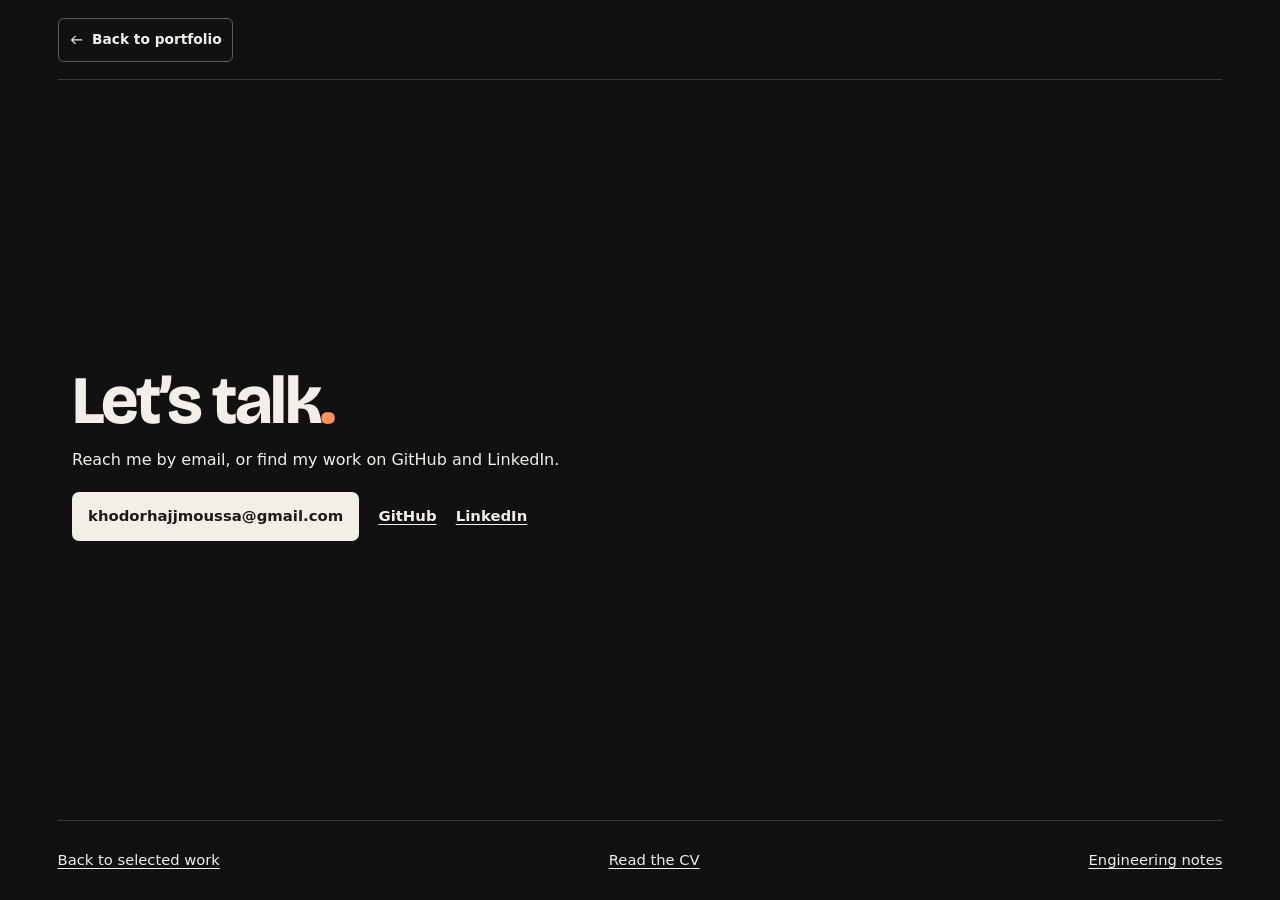
<file: contact.html>
<!doctype html>
<html lang="en">
<head>
  <meta charset="utf-8">
  <meta name="viewport" content="width=device-width, initial-scale=1">
  <meta name="description" content="Get in touch with Khodor El Hajj Moussa.">
  <title>Contact | Khodor El Hajj Moussa</title>
  <meta name="author" content="Khodor El Hajj Moussa">
  <meta name="theme-color" content="#101010">
  <link rel="canonical" href="https://portfolio-omega-gules-27.vercel.app/contact.html">
  <link rel="preload" href="assets/bricolage.woff2" as="font" type="font/woff2" crossorigin>
  <meta property="og:type" content="website">
  <meta property="og:site_name" content="Khodor El Hajj Moussa">
  <meta property="og:title" content="Contact | Khodor El Hajj Moussa">
  <meta property="og:description" content="Get in touch with Khodor El Hajj Moussa.">
  <meta property="og:url" content="https://portfolio-omega-gules-27.vercel.app/contact.html">
  <meta property="og:image" content="https://portfolio-omega-gules-27.vercel.app/assets/og-card.jpg">
  <meta property="og:image:type" content="image/jpeg">
  <meta property="og:image:width" content="1200">
  <meta property="og:image:height" content="630">
  <meta property="og:image:alt" content="Khodor El Hajj Moussa's portfolio landing screen">
  <meta property="og:locale" content="en_US">
  <meta name="twitter:card" content="summary_large_image">
  <meta name="twitter:title" content="Contact | Khodor El Hajj Moussa">
  <meta name="twitter:description" content="Get in touch with Khodor El Hajj Moussa.">
  <meta name="twitter:image" content="https://portfolio-omega-gules-27.vercel.app/assets/og-card.jpg">
  <meta name="twitter:image:alt" content="Khodor El Hajj Moussa's portfolio landing screen">
  <link rel="icon" href="assets/mark.svg" type="image/svg+xml">
  <link rel="stylesheet" href="style.css">
  <script src="page-back.js" defer></script>
</head>
<body class="case-page contact-page">
  <a class="skip" href="#main">Skip to content</a>
  <header class="shell masthead">
    <a class="back-link" href="index.html#contact"><svg aria-hidden="true" viewBox="0 0 24 24"><path d="M20 12H4m6-6-6 6 6 6"/></svg> Back to portfolio</a>
  </header>
  <main id="main" class="shell case-layout">
    <header class="case-intro">
      <h1>Let’s talk<span>.</span></h1>
      <p>Reach me by email, or find my work on GitHub and LinkedIn.</p>
      <div class="contact-page-links">
        <a class="action" href="mailto:khodorhajjmoussa@gmail.com">khodorhajjmoussa@gmail.com</a>
        <a class="text-link" href="https://github.com/khodorrrz">GitHub</a>
        <a class="text-link" href="https://www.linkedin.com/in/khodor-moussa/">LinkedIn</a>
      </div>
    </header>
  </main>
  <footer class="shell footer"><a href="index.html#work">Back to selected work</a><a href="resume.html">Read the CV</a><a href="case-notes.html">Engineering notes</a></footer>
</body>
</html>
</file>
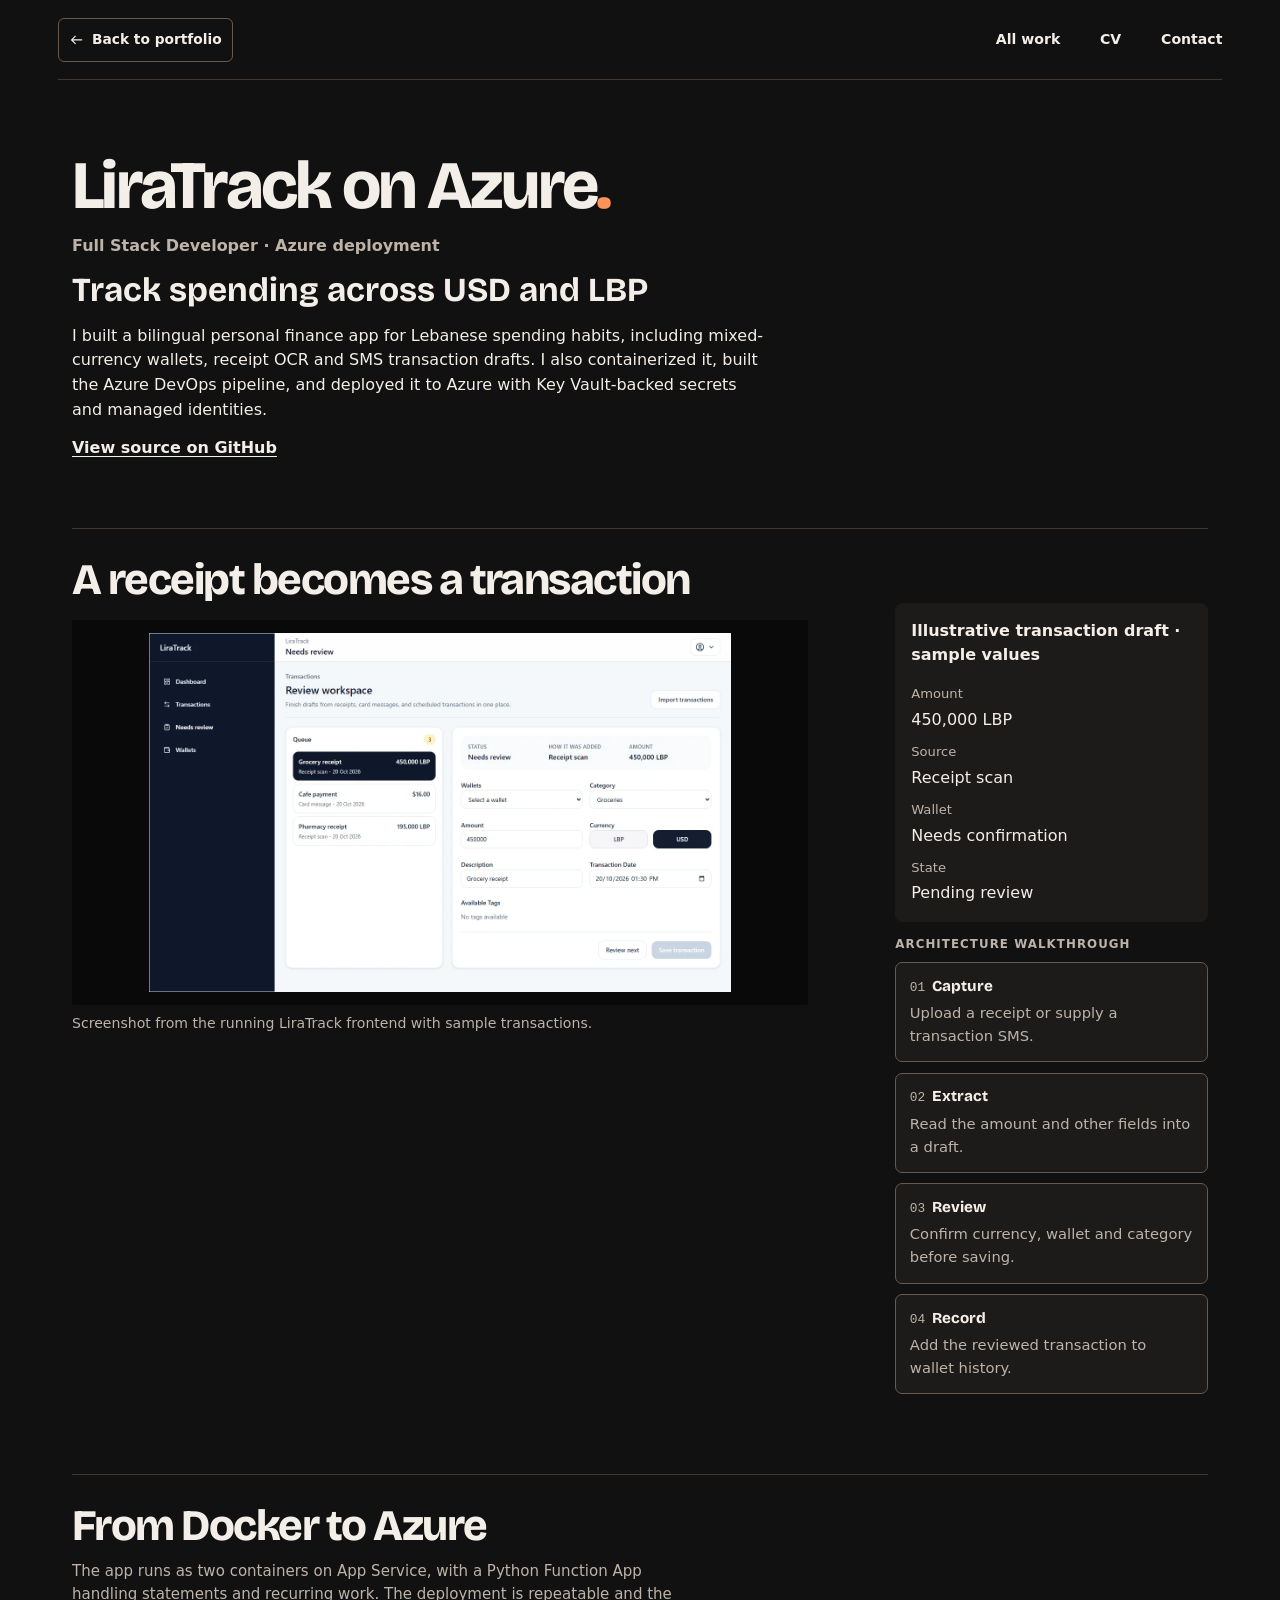
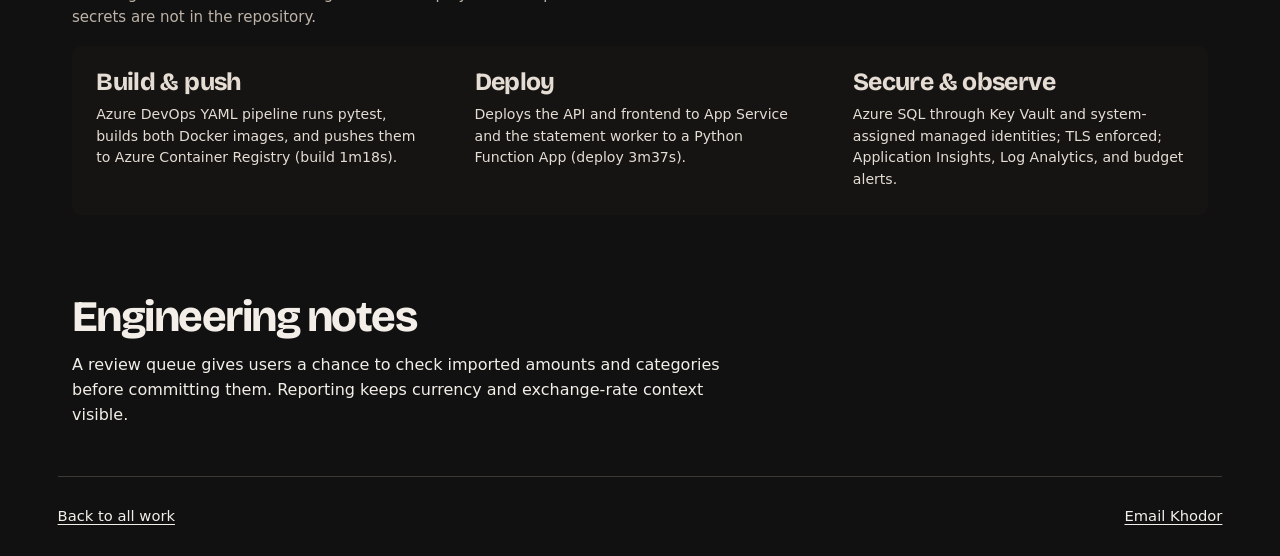
<file: finance.html>
<!doctype html>
<html lang="en">
<head>
  <meta charset="utf-8">
  <meta name="viewport" content="width=device-width, initial-scale=1">
  <meta name="description" content="LiraTrack — a bilingual finance app deployed on Azure with Docker and CI/CD. A project by Khodor El Hajj Moussa.">
  <title>LiraTrack on Azure | Khodor El Hajj Moussa</title>
  <meta name="author" content="Khodor El Hajj Moussa">
  <meta name="theme-color" content="#101010">
  <link rel="canonical" href="https://portfolio-omega-gules-27.vercel.app/finance.html">
  <link rel="preload" href="assets/bricolage.woff2" as="font" type="font/woff2" crossorigin>
  <meta property="og:type" content="website">
  <meta property="og:site_name" content="Khodor El Hajj Moussa">
  <meta property="og:title" content="LiraTrack on Azure | Khodor El Hajj Moussa">
  <meta property="og:description" content="LiraTrack — a bilingual finance app deployed on Azure with Docker and CI/CD. A project by Khodor El Hajj Moussa.">
  <meta property="og:url" content="https://portfolio-omega-gules-27.vercel.app/finance.html">
  <meta property="og:image" content="https://portfolio-omega-gules-27.vercel.app/assets/og/finance.jpg">
  <meta property="og:image:type" content="image/jpeg">
  <meta property="og:image:width" content="1200">
  <meta property="og:image:height" content="630">
  <meta property="og:image:alt" content="LiraTrack personal finance app case study">
  <meta property="og:locale" content="en_US">
  <meta name="twitter:card" content="summary_large_image">
  <meta name="twitter:title" content="LiraTrack on Azure | Khodor El Hajj Moussa">
  <meta name="twitter:description" content="LiraTrack — a bilingual finance app deployed on Azure with Docker and CI/CD. A project by Khodor El Hajj Moussa.">
  <meta name="twitter:image" content="https://portfolio-omega-gules-27.vercel.app/assets/og/finance.jpg">
  <meta name="twitter:image:alt" content="LiraTrack personal finance app case study">
  <link rel="icon" href="assets/mark.svg" type="image/svg+xml">
  <link rel="stylesheet" href="style.css">
  <script src="page-back.js" defer></script>
</head>
<body class="case-page">
  <a class="skip" href="#main">Skip to content</a>
  <header class="shell masthead"><a class="back-link" href="index.html#work"><svg aria-hidden="true" viewBox="0 0 24 24"><path d="M20 12H4m6-6-6 6 6 6"/></svg> Back to portfolio</a><nav aria-label="Primary"><a href="index.html#work">All work</a><a href="resume.html">CV</a><a href="contact.html">Contact</a></nav></header>
  <main id="main" class="shell case-layout">
    <header class="case-intro"><h1>LiraTrack on Azure<span>.</span></h1><p class="role">Full Stack Developer · Azure deployment</p><p class="case-hook">Track spending across USD and LBP</p><p>I built a bilingual personal finance app for Lebanese spending habits, including mixed-currency wallets, receipt OCR and SMS transaction drafts. I also containerized it, built the Azure DevOps pipeline, and deployed it to Azure with Key Vault-backed secrets and managed identities.</p><p><a href="https://github.com/khodorrrz/Lebanese_Finance_Tracker">View source on GitHub</a></p></header>
    <section class="artifact">
      <h2>A receipt becomes a transaction</h2>
      <figure class="case-screen sync-architecture"><div class="case-frame"><a href="assets/cases/finance-review.webp"><img src="assets/cases/finance-review.webp" width="1330" height="820" loading="lazy" alt="LiraTrack review workspace showing an LBP grocery receipt beside the transaction form."></a></div><figcaption>Screenshot from the running LiraTrack frontend with sample transactions.</figcaption></figure>
      <figure class="specimen">
        <figcaption>Illustrative transaction draft · sample values</figcaption>
        <dl class="draft"><div><dt>Amount</dt><dd>450,000 LBP</dd></div><div><dt>Source</dt><dd>Receipt scan</dd></div><div><dt>Wallet</dt><dd>Needs confirmation</dd></div><div><dt>State</dt><dd>Pending review</dd></div></dl>
      </figure>

      <p class="artifact-label">Architecture walkthrough</p>
      <div class="artifact-steps"><article class="artifact-step"><h3><span>01</span>Capture</h3><p>Upload a receipt or supply a transaction SMS.</p></article>
      <article class="artifact-step"><h3><span>02</span>Extract</h3><p>Read the amount and other fields into a draft.</p></article>
      <article class="artifact-step"><h3><span>03</span>Review</h3><p>Confirm currency, wallet and category before saving.</p></article>
      <article class="artifact-step"><h3><span>04</span>Record</h3><p>Add the reviewed transaction to wallet history.</p></article></div>
    </section>
    <section class="artifact" aria-labelledby="azure-title">
      <h2 id="azure-title">From Docker to Azure</h2>
      <p class="artifact-lede">The app runs as two containers on App Service, with a Python Function App handling statements and recurring work. The deployment is repeatable and the secrets are not in the repository.</p>
      <ol class="process-strip">
        <li><h3>Build &amp; push</h3><p>Azure DevOps YAML pipeline runs pytest, builds both Docker images, and pushes them to Azure Container Registry (build 1m18s).</p></li>
        <li><h3>Deploy</h3><p>Deploys the API and frontend to App Service and the statement worker to a Python Function App (deploy 3m37s).</p></li>
        <li><h3>Secure &amp; observe</h3><p>Azure SQL through Key Vault and system-assigned managed identities; TLS enforced; Application Insights, Log Analytics, and budget alerts.</p></li>
      </ol>
    </section>
    <section class="case-decision"><h2>Engineering notes</h2><p>A review queue gives users a chance to check imported amounts and categories before committing them. Reporting keeps currency and exchange-rate context visible.</p></section>
  </main>
  <footer class="shell footer"><a href="index.html#work">Back to all work</a><a href="contact.html">Email Khodor</a></footer>
</body>
</html>
</file>
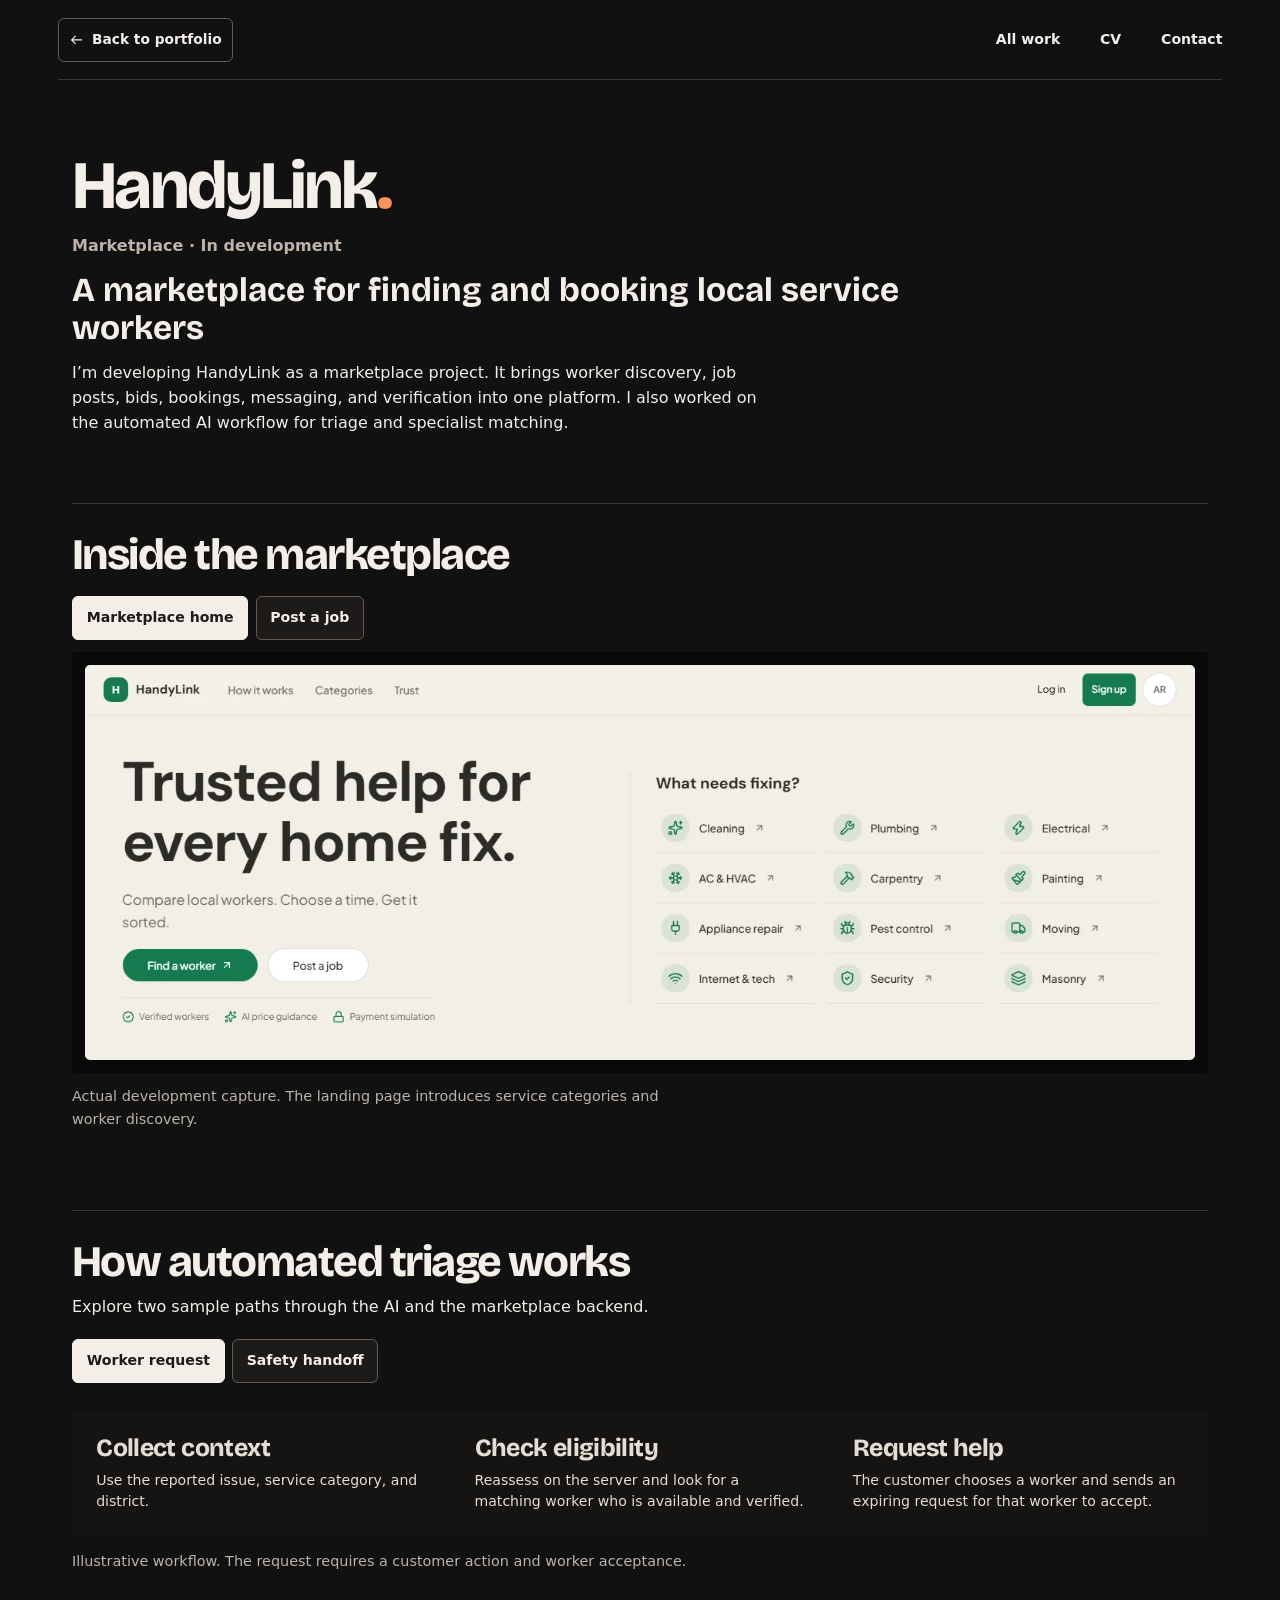
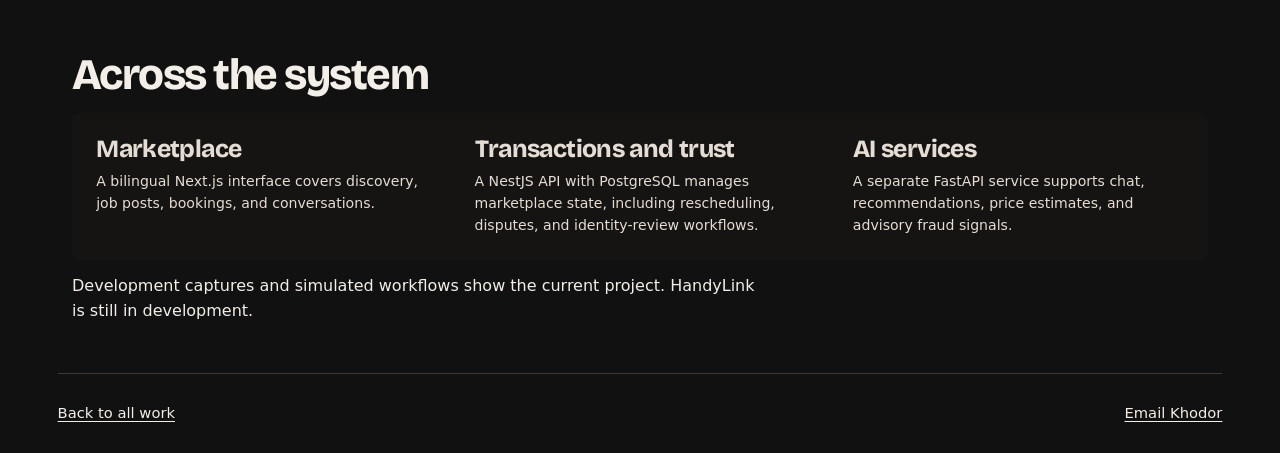
<file: handylink.html>
<!doctype html>
<html lang="en">
<head>
  <meta charset="utf-8">
  <meta name="viewport" content="width=device-width, initial-scale=1">
  <meta name="description" content="A marketplace project in development. A home-services marketplace with automated AI triage and worker matching.">
  <title>HandyLink | Khodor El Hajj Moussa</title>
  <meta name="author" content="Khodor El Hajj Moussa">
  <meta name="theme-color" content="#101010">
  <link rel="canonical" href="https://portfolio-omega-gules-27.vercel.app/handylink.html">
  <link rel="preload" href="assets/bricolage.woff2" as="font" type="font/woff2" crossorigin>
  <meta property="og:type" content="website">
  <meta property="og:site_name" content="Khodor El Hajj Moussa">
  <meta property="og:title" content="HandyLink | Khodor El Hajj Moussa">
  <meta property="og:description" content="A marketplace project in development. A home-services marketplace with automated AI triage and worker matching.">
  <meta property="og:url" content="https://portfolio-omega-gules-27.vercel.app/handylink.html">
  <meta property="og:image" content="https://portfolio-omega-gules-27.vercel.app/assets/og/handylink.jpg">
  <meta property="og:image:type" content="image/jpeg">
  <meta property="og:image:width" content="1200">
  <meta property="og:image:height" content="630">
  <meta property="og:image:alt" content="HandyLink marketplace case study">
  <meta property="og:locale" content="en_US">
  <meta name="twitter:card" content="summary_large_image">
  <meta name="twitter:title" content="HandyLink | Khodor El Hajj Moussa">
  <meta name="twitter:description" content="A marketplace project in development. A home-services marketplace with automated AI triage and worker matching.">
  <meta name="twitter:image" content="https://portfolio-omega-gules-27.vercel.app/assets/og/handylink.jpg">
  <meta name="twitter:image:alt" content="HandyLink marketplace case study">
  <link rel="icon" href="assets/mark.svg" type="image/svg+xml">
  <link rel="stylesheet" href="style.css">
  <script src="case-exhibits.js" defer></script>
  <script src="page-back.js" defer></script>
</head>
<body class="case-page">
  <a class="skip" href="#main">Skip to content</a>
  <header class="shell masthead"><a class="back-link" href="index.html#work"><svg aria-hidden="true" viewBox="0 0 24 24"><path d="M20 12H4m6-6-6 6 6 6"/></svg> Back to portfolio</a><nav aria-label="Primary"><a href="index.html#work">All work</a><a href="resume.html">CV</a><a href="contact.html">Contact</a></nav></header>
  <main id="main" class="shell case-layout">
    <header class="case-intro"><h1>HandyLink<span>.</span></h1><p class="role">Marketplace · In development</p><p class="case-hook">A marketplace for finding and booking local service workers</p><p>I’m developing HandyLink as a marketplace project. It brings worker discovery, job posts, bids, bookings, messaging, and verification into one platform. I also worked on the automated AI workflow for triage and specialist matching.</p></header>
    <section class="artifact artifact--wide-media" aria-labelledby="handylink-ui">
      <h2 id="handylink-ui">Inside the marketplace</h2>
      <div class="case-exhibit" data-exhibit>
        <div class="case-controls" role="group" aria-label="Screenshots" hidden>
          <button type="button" aria-controls="handylink-view-0" aria-pressed="true">Marketplace home</button>
          <button type="button" aria-controls="handylink-view-1" aria-pressed="false">Post a job</button>
        </div>
        <p class="sr-only" role="status"></p>
        <figure class="case-view case-screen" id="handylink-view-0">
          <div class="case-frame"><a href="assets/cases/handylink-home.webp"><img src="assets/cases/handylink-home.webp" width="1440" height="512" loading="lazy" alt="HandyLink landing page showing service categories and worker discovery"></a></div>
          <figcaption>Actual development capture. The landing page introduces service categories and worker discovery.</figcaption>
        </figure>
        <figure class="case-view case-screen" id="handylink-view-1">
          <div class="case-frame"><a href="assets/cases/handylink-job.webp"><img src="assets/cases/handylink-job.webp" width="1210" height="767" loading="lazy" alt="HandyLink job form with fields for category, description, budget, and location"></a></div>
          <figcaption>Cropped development capture of the job-posting form. Customers can describe work and set a budget before requesting bids.</figcaption>
        </figure>
      </div>
    </section>
    <section class="artifact" aria-labelledby="handylink-ai">
      <h2 id="handylink-ai">How automated triage works</h2>
      <p>Explore two sample paths through the AI and the marketplace backend.</p>
      <div class="case-exhibit" data-exhibit>
        <div class="case-controls" role="group" aria-label="Triage scenarios" hidden>
          <button type="button" aria-controls="triage-worker" aria-pressed="true">Worker request</button>
          <button type="button" aria-controls="triage-handoff" aria-pressed="false">Safety handoff</button>
        </div>
        <p class="sr-only" role="status"></p>
        <figure class="case-view" id="triage-worker">
          <ol class="process-strip">
        <li><h3>Collect context</h3><p>Use the reported issue, service category, and district.</p></li>
        <li><h3>Check eligibility</h3><p>Reassess on the server and look for a matching worker who is available and verified.</p></li>
        <li><h3>Request help</h3><p>The customer chooses a worker and sends an expiring request for that worker to accept.</p></li>
      </ol>
          <figcaption>Illustrative workflow. The request requires a customer action and worker acceptance.</figcaption>
        </figure>
        <figure class="case-view" id="triage-handoff">
          <ol class="process-strip">
        <li><h3>Screen the report</h3><p>Deterministic checks identify higher-risk descriptions before worker matching.</p></li>
        <li><h3>Escalate</h3><p>The model can raise the risk level. It cannot bypass the server’s safety decision.</p></li>
        <li><h3>Stop matching</h3><p>The interface directs the customer to official services instead of opening a worker request.</p></li>
      </ol>
          <figcaption>Illustrative workflow. No contact, request, or dispatch occurs in this exhibit.</figcaption>
        </figure>
      </div>
    </section>
    <section class="case-decision" aria-labelledby="handylink-system">
      <h2 id="handylink-system">Across the system</h2>
      <ol class="process-strip">
        <li><h3>Marketplace</h3><p>A bilingual Next.js interface covers discovery, job posts, bookings, and conversations.</p></li>
        <li><h3>Transactions and trust</h3><p>A NestJS API with PostgreSQL manages marketplace state, including rescheduling, disputes, and identity-review workflows.</p></li>
        <li><h3>AI services</h3><p>A separate FastAPI service supports chat, recommendations, price estimates, and advisory fraud signals.</p></li>
      </ol>
      <p>Development captures and simulated workflows show the current project. HandyLink is still in development.</p>
    </section>
  </main>
  <footer class="shell footer"><a href="index.html#work">Back to all work</a><a href="contact.html">Email Khodor</a></footer>
</body>
</html>
</file>
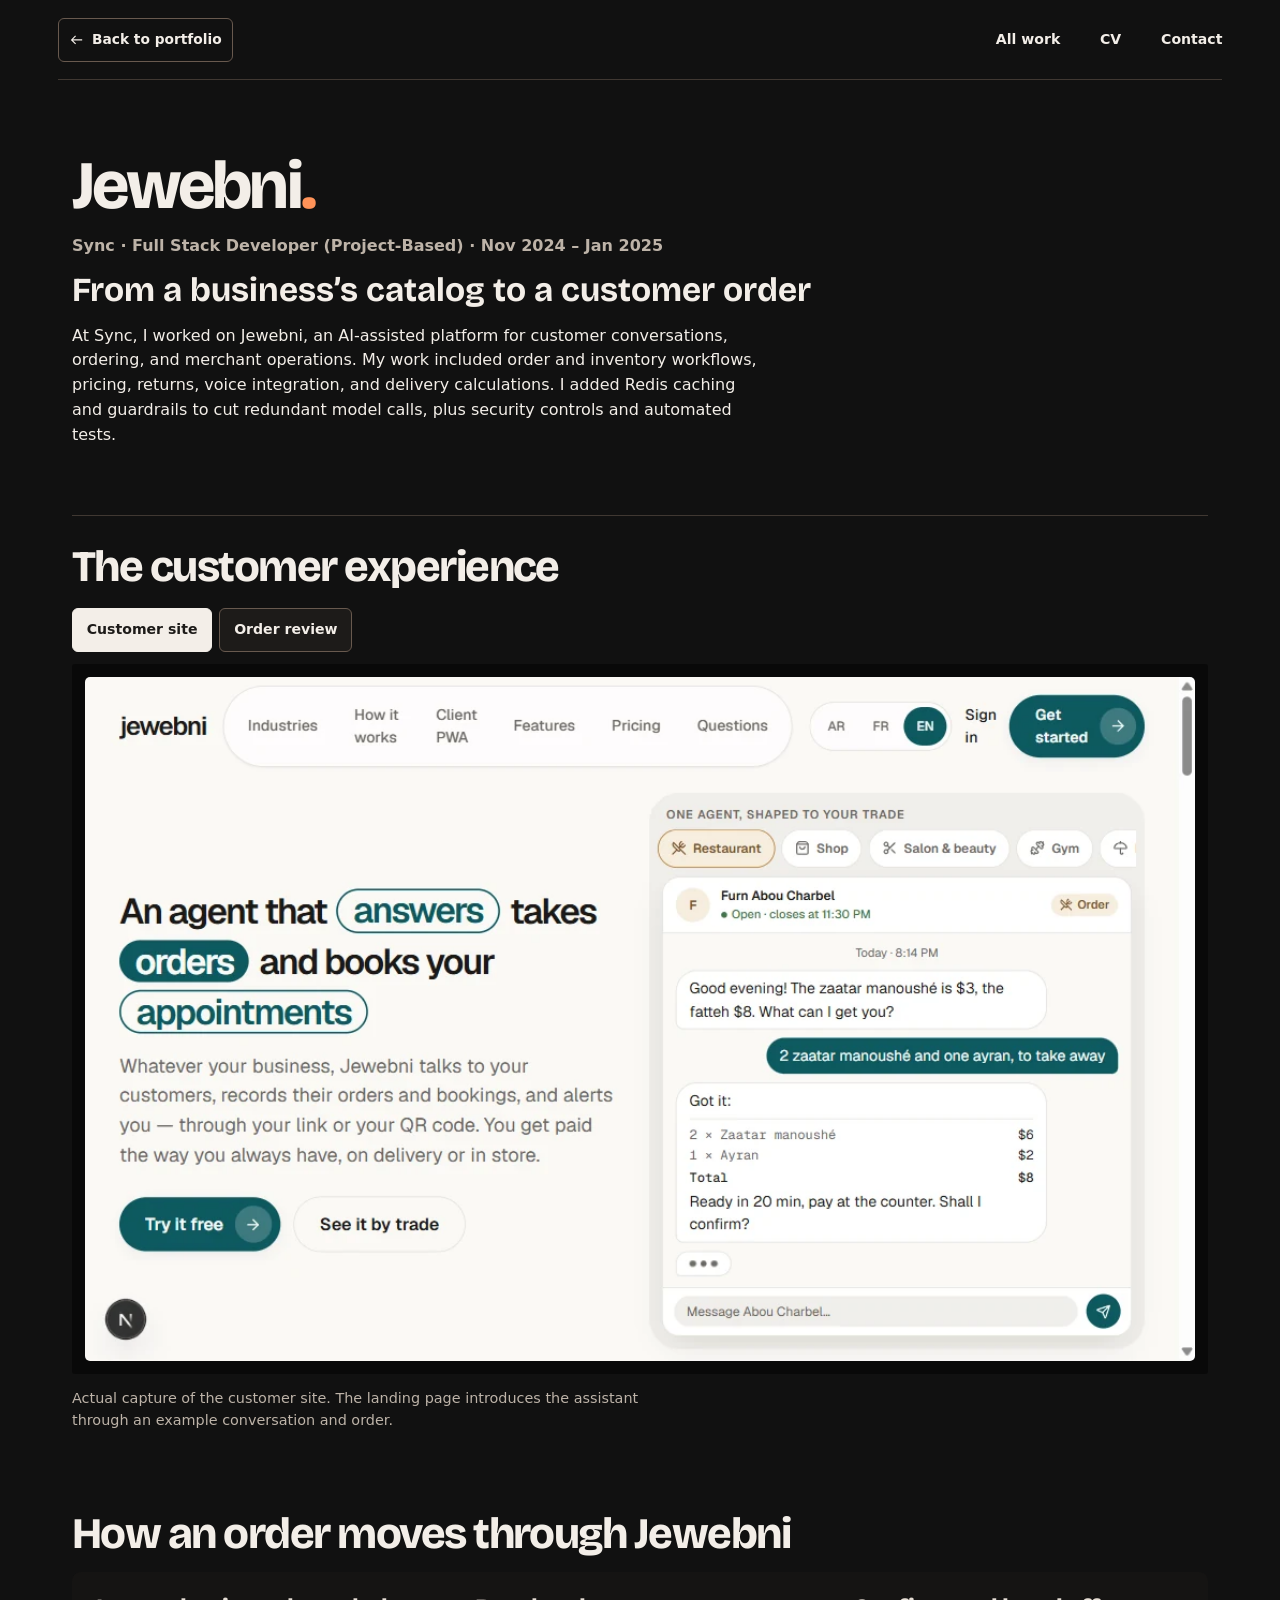
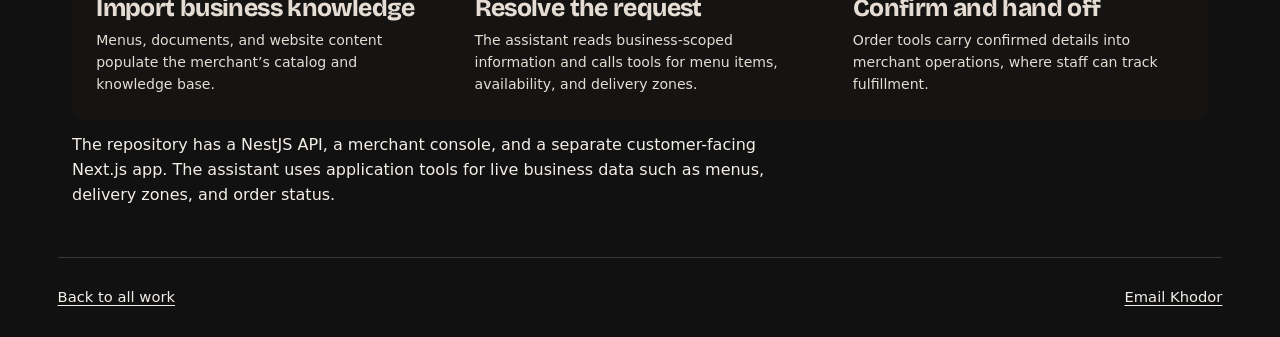
<file: jewebni.html>
<!doctype html>
<html lang="en">
<head>
  <meta charset="utf-8">
  <meta name="viewport" content="width=device-width, initial-scale=1">
  <meta name="description" content="AI-assisted ordering and merchant operations. A case study from Khodor El Hajj Moussa’s time at Sync.">
  <title>Jewebni | Khodor El Hajj Moussa</title>
  <meta name="author" content="Khodor El Hajj Moussa">
  <meta name="theme-color" content="#101010">
  <link rel="canonical" href="https://portfolio-omega-gules-27.vercel.app/jewebni.html">
  <link rel="preload" href="assets/bricolage.woff2" as="font" type="font/woff2" crossorigin>
  <meta property="og:type" content="website">
  <meta property="og:site_name" content="Khodor El Hajj Moussa">
  <meta property="og:title" content="Jewebni | Khodor El Hajj Moussa">
  <meta property="og:description" content="AI-assisted ordering and merchant operations. A case study from Khodor El Hajj Moussa’s time at Sync.">
  <meta property="og:url" content="https://portfolio-omega-gules-27.vercel.app/jewebni.html">
  <meta property="og:image" content="https://portfolio-omega-gules-27.vercel.app/assets/og/jewebni.jpg">
  <meta property="og:image:type" content="image/jpeg">
  <meta property="og:image:width" content="1200">
  <meta property="og:image:height" content="630">
  <meta property="og:image:alt" content="Jewebni customer experience case study">
  <meta property="og:locale" content="en_US">
  <meta name="twitter:card" content="summary_large_image">
  <meta name="twitter:title" content="Jewebni | Khodor El Hajj Moussa">
  <meta name="twitter:description" content="AI-assisted ordering and merchant operations. A case study from Khodor El Hajj Moussa’s time at Sync.">
  <meta name="twitter:image" content="https://portfolio-omega-gules-27.vercel.app/assets/og/jewebni.jpg">
  <meta name="twitter:image:alt" content="Jewebni customer experience case study">
  <link rel="icon" href="assets/mark.svg" type="image/svg+xml">
  <link rel="stylesheet" href="style.css">
  <script src="case-exhibits.js" defer></script>
  <script src="page-back.js" defer></script>
</head>
<body class="case-page">
  <a class="skip" href="#main">Skip to content</a>
  <header class="shell masthead"><a class="back-link" href="index.html#work"><svg aria-hidden="true" viewBox="0 0 24 24"><path d="M20 12H4m6-6-6 6 6 6"/></svg> Back to portfolio</a><nav aria-label="Primary"><a href="index.html#work">All work</a><a href="resume.html">CV</a><a href="contact.html">Contact</a></nav></header>
  <main id="main" class="shell case-layout">
    <header class="case-intro"><h1>Jewebni<span>.</span></h1><p class="role">Sync · Full Stack Developer (Project-Based) · Nov 2024 – Jan 2025</p><p class="case-hook">From a business’s catalog to a customer order</p><p>At Sync, I worked on Jewebni, an AI-assisted platform for customer conversations, ordering, and merchant operations. My work included order and inventory workflows, pricing, returns, voice integration, and delivery calculations. I added Redis caching and guardrails to cut redundant model calls, plus security controls and automated tests.</p></header>
    <section class="artifact artifact--wide-media" aria-labelledby="jewebni-ui">
      <h2 id="jewebni-ui">The customer experience</h2>
      <div class="case-exhibit" data-exhibit>
        <div class="case-controls" role="group" aria-label="Screenshots" hidden>
          <button type="button" aria-controls="jewebni-view-0" aria-pressed="true">Customer site</button>
          <button type="button" aria-controls="jewebni-view-1" aria-pressed="false">Order review</button>
        </div>
        <p class="sr-only" role="status"></p>
        <figure class="case-view case-screen" id="jewebni-view-0">
          <div class="case-frame"><a href="assets/cases/jewebni-home.webp"><img src="assets/cases/jewebni-home.webp" width="1035" height="638" loading="lazy" alt="Jewebni’s landing page with an illustrated conversation and order summary"></a></div>
          <figcaption>Actual capture of the customer site. The landing page introduces the assistant through an example conversation and order.</figcaption>
        </figure>
        <figure class="case-view case-screen" id="jewebni-view-1">
          <div class="case-frame"><a href="assets/cases/jewebni-order.webp"><img src="assets/cases/jewebni-order.webp" width="1038" height="638" loading="lazy" alt="Jewebni order recap showing a sample cart and its total"></a></div>
          <figcaption>Actual capture of the order-review interface with sample data. The customer can see the cart and total before confirming.</figcaption>
        </figure>
      </div>
    </section>
    <section class="case-decision" aria-labelledby="jewebni-flow">
      <h2 id="jewebni-flow">How an order moves through Jewebni</h2>
      <ol class="process-strip">
        <li><h3>Import business knowledge</h3><p>Menus, documents, and website content populate the merchant’s catalog and knowledge base.</p></li>
        <li><h3>Resolve the request</h3><p>The assistant reads business-scoped information and calls tools for menu items, availability, and delivery zones.</p></li>
        <li><h3>Confirm and hand off</h3><p>Order tools carry confirmed details into merchant operations, where staff can track fulfillment.</p></li>
      </ol>
      <p>The repository has a NestJS API, a merchant console, and a separate customer-facing Next.js app. The assistant uses application tools for live business data such as menus, delivery zones, and order status.</p>
    </section>
  </main>
  <footer class="shell footer"><a href="index.html#work">Back to all work</a><a href="contact.html">Email Khodor</a></footer>
</body>
</html>
</file>
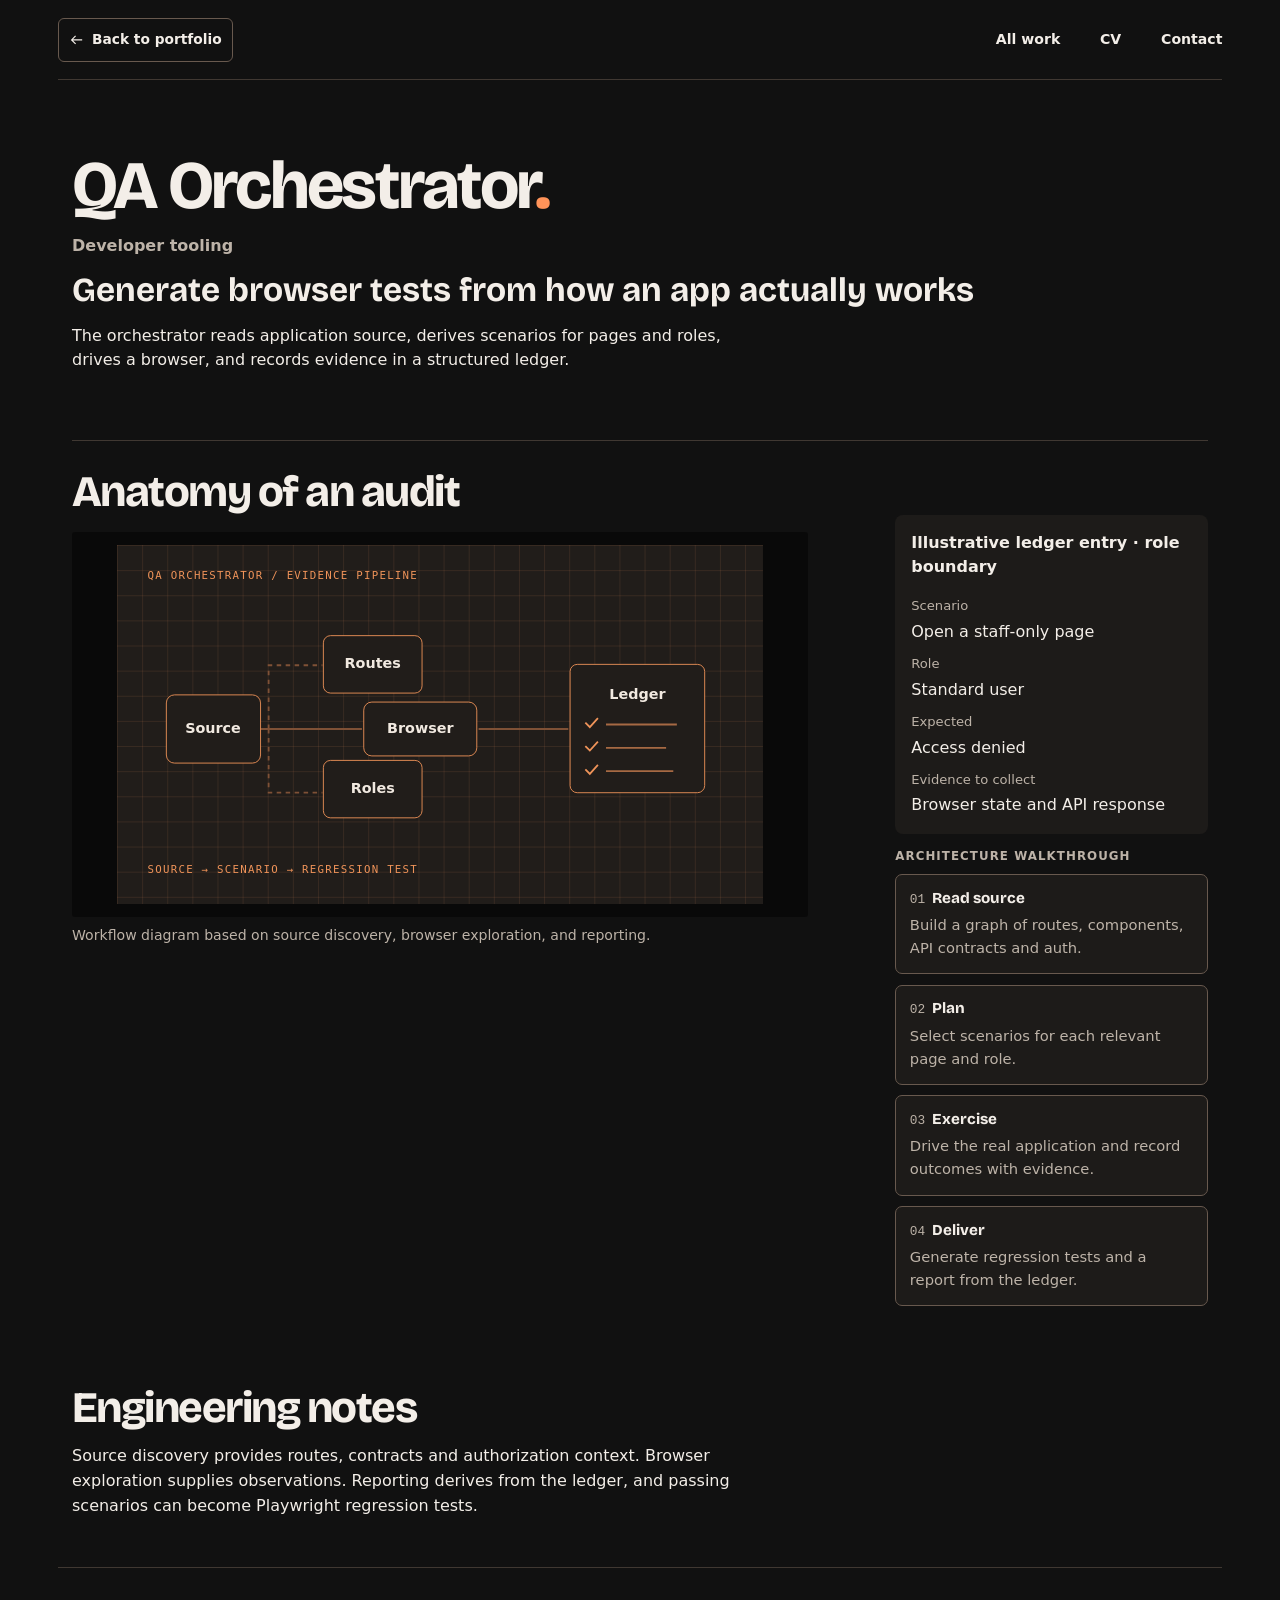
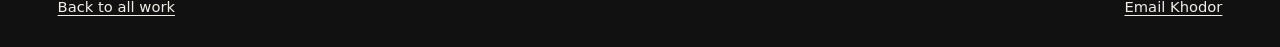
<file: qa.html>
<!doctype html>
<html lang="en">
<head>
  <meta charset="utf-8">
  <meta name="viewport" content="width=device-width, initial-scale=1">
  <meta name="description" content="Generate browser tests from how an app actually works. A project by Khodor El Hajj Moussa.">
  <title>QA Orchestrator | Khodor El Hajj Moussa</title>
  <meta name="author" content="Khodor El Hajj Moussa">
  <meta name="theme-color" content="#101010">
  <link rel="canonical" href="https://portfolio-omega-gules-27.vercel.app/qa.html">
  <link rel="preload" href="assets/bricolage.woff2" as="font" type="font/woff2" crossorigin>
  <meta property="og:type" content="website">
  <meta property="og:site_name" content="Khodor El Hajj Moussa">
  <meta property="og:title" content="QA Orchestrator | Khodor El Hajj Moussa">
  <meta property="og:description" content="Generate browser tests from how an app actually works. A project by Khodor El Hajj Moussa.">
  <meta property="og:url" content="https://portfolio-omega-gules-27.vercel.app/qa.html">
  <meta property="og:image" content="https://portfolio-omega-gules-27.vercel.app/assets/og/qa.jpg">
  <meta property="og:image:type" content="image/jpeg">
  <meta property="og:image:width" content="1200">
  <meta property="og:image:height" content="630">
  <meta property="og:image:alt" content="QA Orchestrator case study">
  <meta property="og:locale" content="en_US">
  <meta name="twitter:card" content="summary_large_image">
  <meta name="twitter:title" content="QA Orchestrator | Khodor El Hajj Moussa">
  <meta name="twitter:description" content="Generate browser tests from how an app actually works. A project by Khodor El Hajj Moussa.">
  <meta name="twitter:image" content="https://portfolio-omega-gules-27.vercel.app/assets/og/qa.jpg">
  <meta name="twitter:image:alt" content="QA Orchestrator case study">
  <link rel="icon" href="assets/mark.svg" type="image/svg+xml">
  <link rel="stylesheet" href="style.css">
  <script src="page-back.js" defer></script>
</head>
<body class="case-page">
  <a class="skip" href="#main">Skip to content</a>
  <header class="shell masthead"><a class="back-link" href="index.html#work"><svg aria-hidden="true" viewBox="0 0 24 24"><path d="M20 12H4m6-6-6 6 6 6"/></svg> Back to portfolio</a><nav aria-label="Primary"><a href="index.html#work">All work</a><a href="resume.html">CV</a><a href="contact.html">Contact</a></nav></header>
  <main id="main" class="shell case-layout">
    <header class="case-intro"><h1>QA Orchestrator<span>.</span></h1><p class="role">Developer tooling</p><p class="case-hook">Generate browser tests from how an app actually works</p><p>The orchestrator reads application source, derives scenarios for pages and roles, drives a browser, and records evidence in a structured ledger.</p></header>
    <section class="artifact">
      <h2>Anatomy of an audit</h2>
      <figure class="case-screen sync-architecture"><div class="case-frame"><img src="assets/cases/qa-flow.svg" width="720" height="400" loading="lazy" alt="Source analysis identifies routes and roles, which guide browser tests. The browser results feed the ledger."></div><figcaption>Workflow diagram based on source discovery, browser exploration, and reporting.</figcaption></figure>
      <figure class="specimen">
        <figcaption>Illustrative ledger entry · role boundary</figcaption>
        <dl class="draft"><div><dt>Scenario</dt><dd>Open a staff-only page</dd></div><div><dt>Role</dt><dd>Standard user</dd></div><div><dt>Expected</dt><dd>Access denied</dd></div><div><dt>Evidence to collect</dt><dd>Browser state and API response</dd></div></dl>
      </figure>

      <p class="artifact-label">Architecture walkthrough</p>
      <div class="artifact-steps"><article class="artifact-step"><h3><span>01</span>Read source</h3><p>Build a graph of routes, components, API contracts and auth.</p></article>
      <article class="artifact-step"><h3><span>02</span>Plan</h3><p>Select scenarios for each relevant page and role.</p></article>
      <article class="artifact-step"><h3><span>03</span>Exercise</h3><p>Drive the real application and record outcomes with evidence.</p></article>
      <article class="artifact-step"><h3><span>04</span>Deliver</h3><p>Generate regression tests and a report from the ledger.</p></article></div>
    </section>
    <section class="case-decision"><h2>Engineering notes</h2><p>Source discovery provides routes, contracts and authorization context. Browser exploration supplies observations. Reporting derives from the ledger, and passing scenarios can become Playwright regression tests.</p></section>
  </main>
  <footer class="shell footer"><a href="index.html#work">Back to all work</a><a href="contact.html">Email Khodor</a></footer>
</body>
</html>
</file>
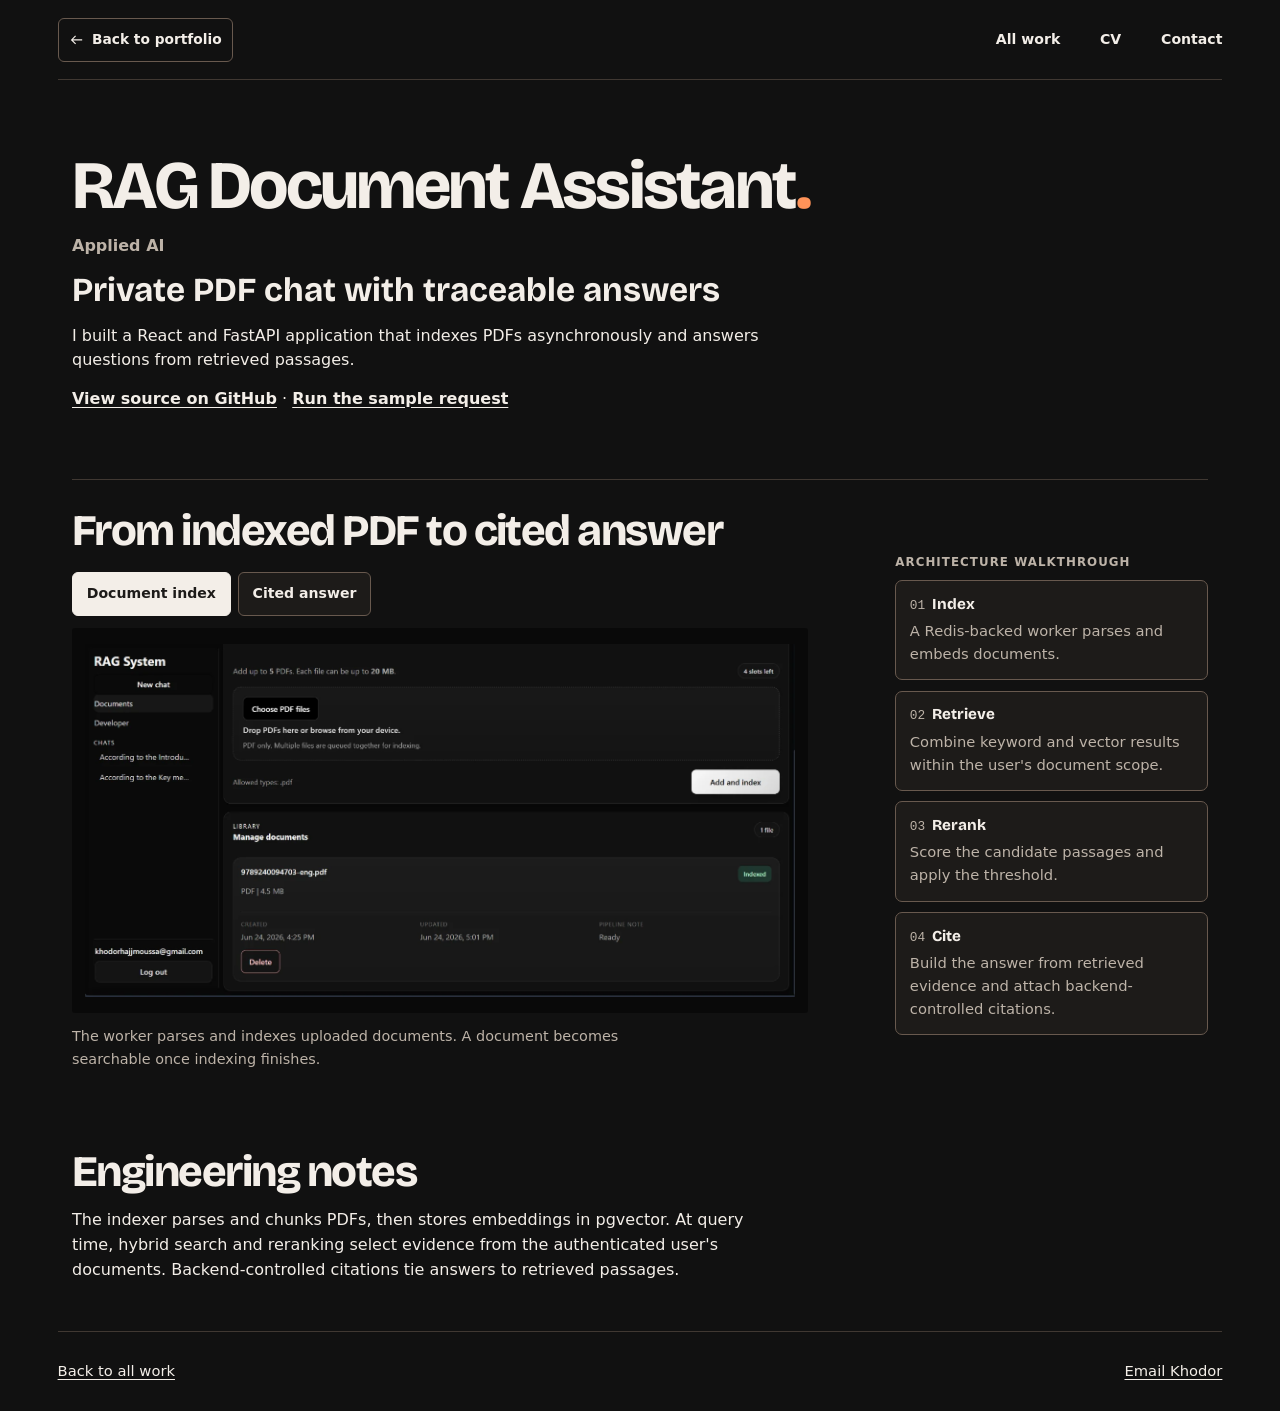
<file: rag.html>
<!doctype html>
<html lang="en">
<head>
  <meta charset="utf-8">
  <meta name="viewport" content="width=device-width, initial-scale=1">
  <meta name="description" content="Private PDF chat with traceable answers. A project by Khodor El Hajj Moussa.">
  <title>RAG Document Assistant | Khodor El Hajj Moussa</title>
  <meta name="author" content="Khodor El Hajj Moussa">
  <meta name="theme-color" content="#101010">
  <link rel="canonical" href="https://portfolio-omega-gules-27.vercel.app/rag.html">
  <link rel="preload" href="assets/bricolage.woff2" as="font" type="font/woff2" crossorigin>
  <meta property="og:type" content="website">
  <meta property="og:site_name" content="Khodor El Hajj Moussa">
  <meta property="og:title" content="RAG Document Assistant | Khodor El Hajj Moussa">
  <meta property="og:description" content="Private PDF chat with traceable answers. A project by Khodor El Hajj Moussa.">
  <meta property="og:url" content="https://portfolio-omega-gules-27.vercel.app/rag.html">
  <meta property="og:image" content="https://portfolio-omega-gules-27.vercel.app/assets/og/rag.jpg">
  <meta property="og:image:type" content="image/jpeg">
  <meta property="og:image:width" content="1200">
  <meta property="og:image:height" content="630">
  <meta property="og:image:alt" content="RAG Document Assistant case study">
  <meta property="og:locale" content="en_US">
  <meta name="twitter:card" content="summary_large_image">
  <meta name="twitter:title" content="RAG Document Assistant | Khodor El Hajj Moussa">
  <meta name="twitter:description" content="Private PDF chat with traceable answers. A project by Khodor El Hajj Moussa.">
  <meta name="twitter:image" content="https://portfolio-omega-gules-27.vercel.app/assets/og/rag.jpg">
  <meta name="twitter:image:alt" content="RAG Document Assistant case study">
  <link rel="icon" href="assets/mark.svg" type="image/svg+xml">
  <link rel="stylesheet" href="style.css">
  <script src="case-exhibits.js" defer></script>
  <script src="page-back.js" defer></script>
</head>
<body class="case-page">
  <a class="skip" href="#main">Skip to content</a>
  <header class="shell masthead"><a class="back-link" href="index.html#work"><svg aria-hidden="true" viewBox="0 0 24 24"><path d="M20 12H4m6-6-6 6 6 6"/></svg> Back to portfolio</a><nav aria-label="Primary"><a href="index.html#work">All work</a><a href="resume.html">CV</a><a href="contact.html">Contact</a></nav></header>
  <main id="main" class="shell case-layout">
    <header class="case-intro"><h1>RAG Document Assistant<span>.</span></h1><p class="role">Applied AI</p><p class="case-hook">Private PDF chat with traceable answers</p><p>I built a React and FastAPI application that indexes PDFs asynchronously and answers questions from retrieved passages.</p><p><a href="https://github.com/khodorrrz/Rag-System">View source on GitHub</a> · <a href="index.html#lab">Run the sample request</a></p></header>
    <section class="artifact">
      <h2>From indexed PDF to cited answer</h2>
      <div class="case-exhibit" data-exhibit>
        <div class="case-controls" role="group" aria-label="Exhibit views" hidden>
          <button type="button" aria-controls="rag-view-0" aria-pressed="true">Document index</button>
          <button type="button" aria-controls="rag-view-1" aria-pressed="false">Cited answer</button>
        </div>
        <p class="sr-only" role="status"></p>
        <figure class="case-view case-screen " id="rag-view-0">
          <div class="case-frame"><a href="rag-index.webp"><img src="rag-index.webp" width="1481" height="739" loading="lazy" alt="Document library with a PDF marked ready after indexing"></a></div>
          <figcaption>The worker parses and indexes uploaded documents. A document becomes searchable once indexing finishes.</figcaption>
        </figure>
        <figure class="case-view case-screen " id="rag-view-1">
          <div class="case-frame"><a href="rag-answer.webp"><img src="rag-answer.webp" width="1471" height="743" loading="lazy" alt="Document chat showing an answer and its source citations"></a></div>
          <figcaption>The chat uses retrieved passages to answer. Citations come from the retrieved document metadata and point readers back to the evidence.</figcaption>
        </figure>
      </div>
      <p class="artifact-label">Architecture walkthrough</p>
      <div class="artifact-steps"><article class="artifact-step"><h3><span>01</span>Index</h3><p>A Redis-backed worker parses and embeds documents.</p></article>
      <article class="artifact-step"><h3><span>02</span>Retrieve</h3><p>Combine keyword and vector results within the user's document scope.</p></article>
      <article class="artifact-step"><h3><span>03</span>Rerank</h3><p>Score the candidate passages and apply the threshold.</p></article>
      <article class="artifact-step"><h3><span>04</span>Cite</h3><p>Build the answer from retrieved evidence and attach backend-controlled citations.</p></article></div>
    </section>
    <section class="case-decision"><h2>Engineering notes</h2><p>The indexer parses and chunks PDFs, then stores embeddings in pgvector. At query time, hybrid search and reranking select evidence from the authenticated user's documents. Backend-controlled citations tie answers to retrieved passages.</p></section>
  </main>
  <footer class="shell footer"><a href="index.html#work">Back to all work</a><a href="contact.html">Email Khodor</a></footer>
</body>
</html>
</file>
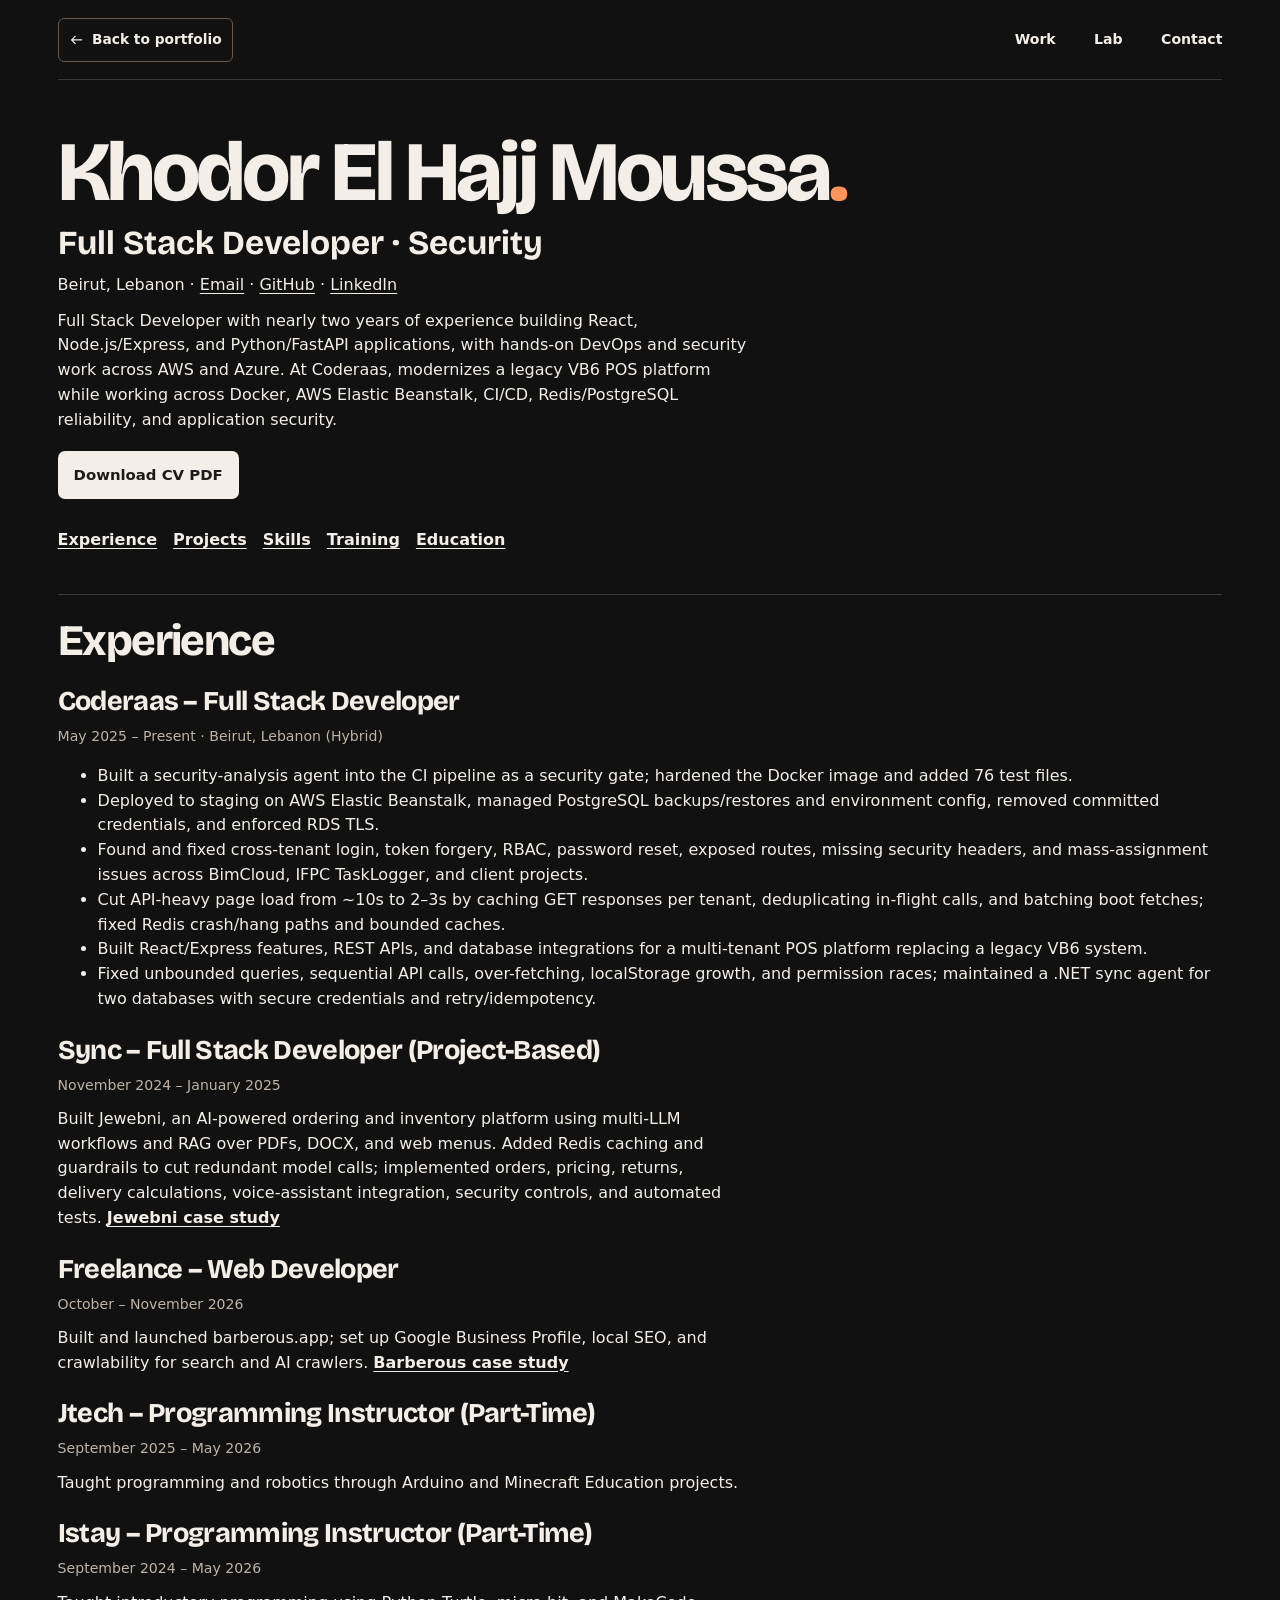
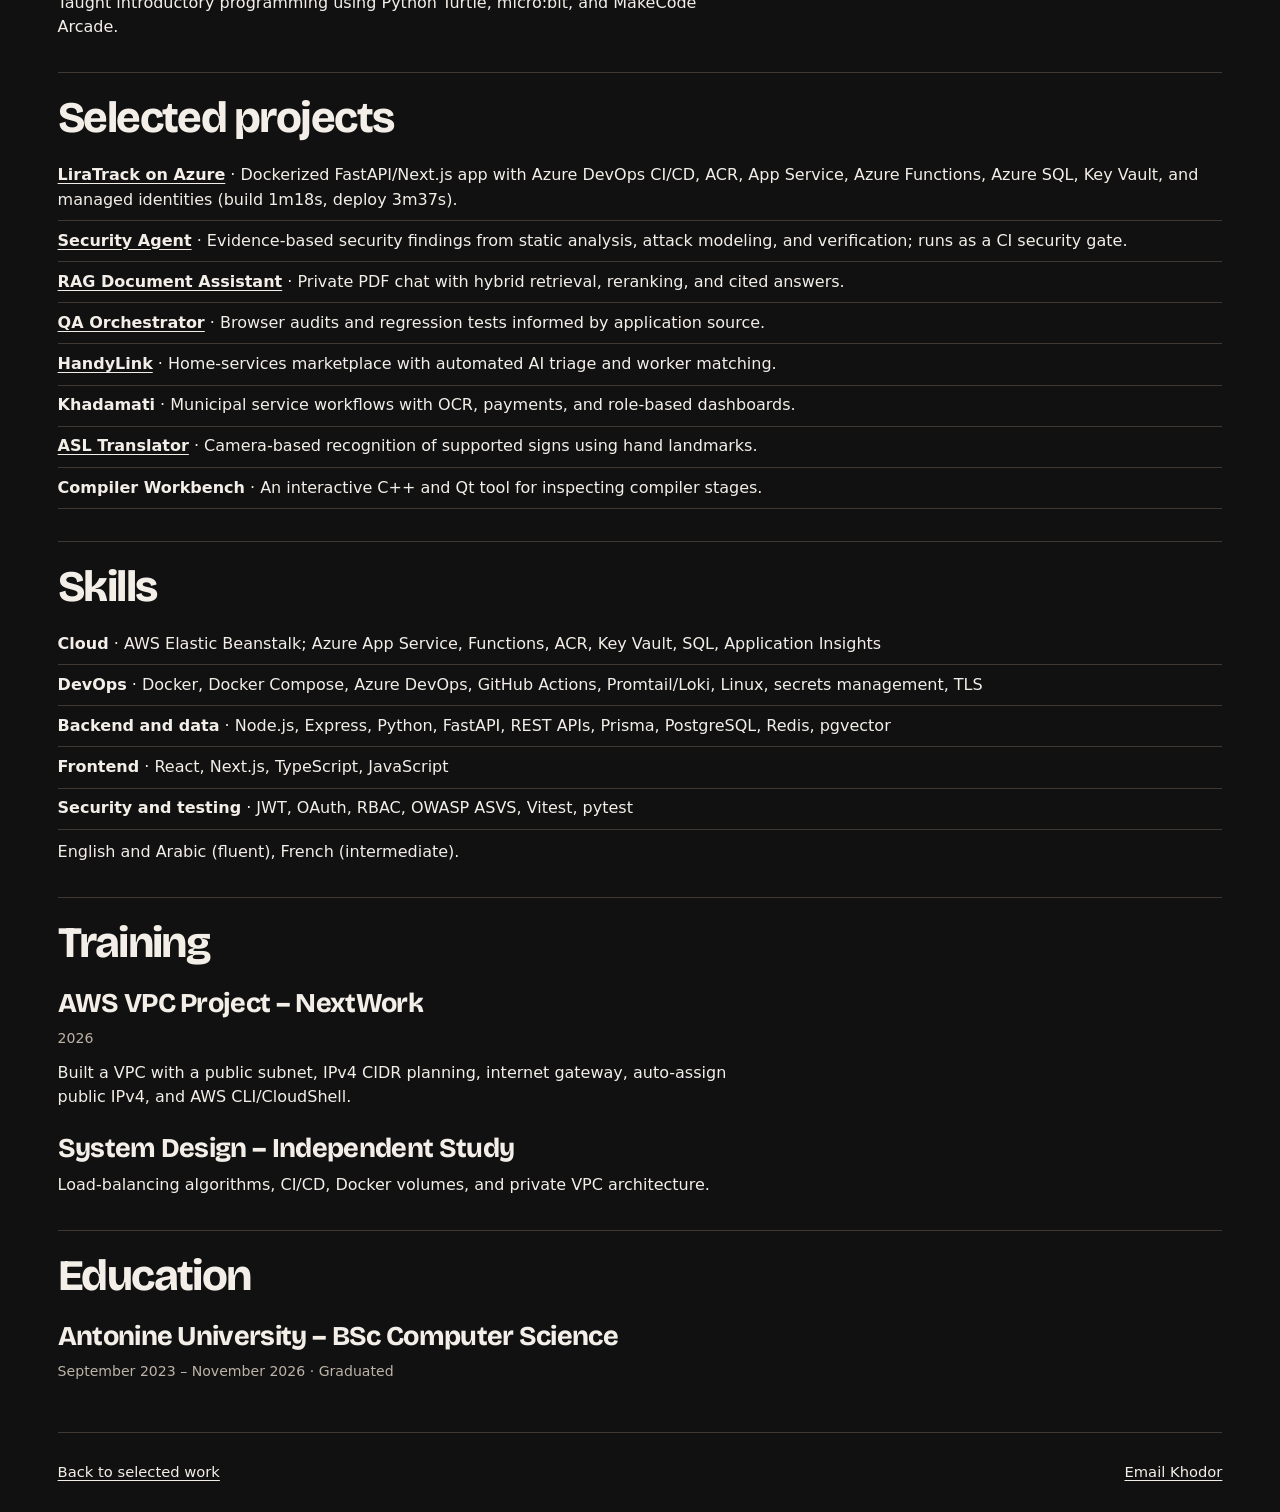
<file: resume.html>
<!doctype html>
<html lang="en">
<head>
  <meta charset="utf-8">
  <meta name="viewport" content="width=device-width, initial-scale=1">
  <meta name="description" content="Khodor El Hajj Moussa’s CV. Full-stack development, DevOps, cloud, and application security.">
  <title>CV | Khodor El Hajj Moussa</title>
  <meta name="author" content="Khodor El Hajj Moussa">
  <meta name="theme-color" content="#101010">
  <link rel="canonical" href="https://portfolio-omega-gules-27.vercel.app/resume.html">
  <link rel="preload" href="assets/bricolage.woff2" as="font" type="font/woff2" crossorigin>
  <meta property="og:type" content="website">
  <meta property="og:site_name" content="Khodor El Hajj Moussa">
  <meta property="og:title" content="CV | Khodor El Hajj Moussa">
  <meta property="og:description" content="Khodor El Hajj Moussa’s CV. Full-stack development, DevOps, cloud, and application security.">
  <meta property="og:url" content="https://portfolio-omega-gules-27.vercel.app/resume.html">
  <meta property="og:image" content="https://portfolio-omega-gules-27.vercel.app/assets/og-card.jpg">
  <meta property="og:image:type" content="image/jpeg">
  <meta property="og:image:width" content="1200">
  <meta property="og:image:height" content="630">
  <meta property="og:image:alt" content="Khodor El Hajj Moussa's portfolio landing screen">
  <meta property="og:locale" content="en_US">
  <meta name="twitter:card" content="summary_large_image">
  <meta name="twitter:title" content="CV | Khodor El Hajj Moussa">
  <meta name="twitter:description" content="Khodor El Hajj Moussa’s CV. Full-stack development, DevOps, cloud, and application security.">
  <meta name="twitter:image" content="https://portfolio-omega-gules-27.vercel.app/assets/og-card.jpg">
  <meta name="twitter:image:alt" content="Khodor El Hajj Moussa's portfolio landing screen">
  <link rel="icon" href="assets/mark.svg" type="image/svg+xml">
  <link rel="stylesheet" href="style.css">
  <script src="page-back.js" defer></script>
</head>
<body>
  <a class="skip" href="#main">Skip to content</a>
  <header class="shell masthead"><a class="back-link" href="index.html#work"><svg aria-hidden="true" viewBox="0 0 24 24"><path d="M20 12H4m6-6-6 6 6 6"/></svg> Back to portfolio</a><nav aria-label="Primary"><a href="index.html#work">Work</a><a href="index.html#lab">Lab</a><a href="contact.html">Contact</a></nav></header>
  <main class="shell case-layout resume" id="main">
    <h1>Khodor El Hajj Moussa<span>.</span></h1>
    <p class="case-hook">Full Stack Developer · Security</p>
    <p>Beirut, Lebanon · <a href="mailto:khodorhajjmoussa@gmail.com">Email</a> · <a href="https://github.com/khodorrrz">GitHub</a> · <a href="https://www.linkedin.com/in/khodor-moussa/">LinkedIn</a></p>
    <p class="print-only">+961 70 626 913</p>
    <p>Full Stack Developer with nearly two years of experience building React, Node.js/Express, and Python/FastAPI applications, with hands-on DevOps and security work across AWS and Azure. At Coderaas, modernizes a legacy VB6 POS platform while working across Docker, AWS Elastic Beanstalk, CI/CD, Redis/PostgreSQL reliability, and application security.</p>
    <a class="action" href="cv.pdf" download>Download CV PDF</a>
    <nav class="resume-nav" aria-label="On this page"><a href="#experience">Experience</a><a href="#projects">Projects</a><a href="#skills">Skills</a><a href="#training">Training</a><a href="#education">Education</a></nav>
    <section class="resume-section" id="experience">
      <h2>Experience</h2>
      <article><h3>Coderaas – Full Stack Developer</h3><p class="resume-date">May 2025 – Present · Beirut, Lebanon (Hybrid)</p>
        <ul>
          <li>Built a security-analysis agent into the CI pipeline as a security gate; hardened the Docker image and added 76 test files.</li>
          <li>Deployed to staging on AWS Elastic Beanstalk, managed PostgreSQL backups/restores and environment config, removed committed credentials, and enforced RDS TLS.</li>
          <li>Found and fixed cross-tenant login, token forgery, RBAC, password reset, exposed routes, missing security headers, and mass-assignment issues across BimCloud, IFPC TaskLogger, and client projects.</li>
          <li>Cut API-heavy page load from ~10s to 2–3s by caching GET responses per tenant, deduplicating in-flight calls, and batching boot fetches; fixed Redis crash/hang paths and bounded caches.</li>
          <li>Built React/Express features, REST APIs, and database integrations for a multi-tenant POS platform replacing a legacy VB6 system.</li>
          <li>Fixed unbounded queries, sequential API calls, over-fetching, localStorage growth, and permission races; maintained a .NET sync agent for two databases with secure credentials and retry/idempotency.</li>
        </ul>
      </article>
      <article><h3>Sync – Full Stack Developer (Project-Based)</h3><p class="resume-date">November 2024 – January 2025</p><p>Built Jewebni, an AI-powered ordering and inventory platform using multi-LLM workflows and RAG over PDFs, DOCX, and web menus. Added Redis caching and guardrails to cut redundant model calls; implemented orders, pricing, returns, delivery calculations, voice-assistant integration, security controls, and automated tests. <a href="jewebni.html">Jewebni case study</a></p></article>
      <article><h3>Freelance – Web Developer</h3><p class="resume-date">October – November 2026</p><p>Built and launched barberous.app; set up Google Business Profile, local SEO, and crawlability for search and AI crawlers. <a href="barberous.html">Barberous case study</a></p></article>
      <article><h3>Jtech – Programming Instructor (Part-Time)</h3><p class="resume-date">September 2025 – May 2026</p><p>Taught programming and robotics through Arduino and Minecraft Education projects.</p></article>
      <article><h3>Istay – Programming Instructor (Part-Time)</h3><p class="resume-date">September 2024 – May 2026</p><p>Taught introductory programming using Python Turtle, micro:bit, and MakeCode Arcade.</p></article>
    </section>
    <section class="resume-section" id="projects">
      <h2>Selected projects</h2>
      <ul class="resume-projects">
        <li><a href="finance.html">LiraTrack on Azure</a> · Dockerized FastAPI/Next.js app with Azure DevOps CI/CD, ACR, App Service, Azure Functions, Azure SQL, Key Vault, and managed identities (build 1m18s, deploy 3m37s).</li>
        <li><a href="security.html">Security Agent</a> · Evidence-based security findings from static analysis, attack modeling, and verification; runs as a CI security gate.</li>
        <li><a href="rag.html">RAG Document Assistant</a> · Private PDF chat with hybrid retrieval, reranking, and cited answers.</li>
        <li><a href="qa.html">QA Orchestrator</a> · Browser audits and regression tests informed by application source.</li>
        <li><a href="handylink.html">HandyLink</a> · Home-services marketplace with automated AI triage and worker matching.</li>
        <li><strong>Khadamati</strong> · Municipal service workflows with OCR, payments, and role-based dashboards.</li>
        <li><a href="asl.html">ASL Translator</a> · Camera-based recognition of supported signs using hand landmarks.</li>
        <li><strong>Compiler Workbench</strong> · An interactive C++ and Qt tool for inspecting compiler stages.</li>
      </ul>
    </section>
    <section class="resume-section" id="skills">
      <h2>Skills</h2>
      <ul class="skill-list">
        <li><strong>Cloud</strong> · AWS Elastic Beanstalk; Azure App Service, Functions, ACR, Key Vault, SQL, Application Insights</li>
        <li><strong>DevOps</strong> · Docker, Docker Compose, Azure DevOps, GitHub Actions, Promtail/Loki, Linux, secrets management, TLS</li>
        <li><strong>Backend and data</strong> · Node.js, Express, Python, FastAPI, REST APIs, Prisma, PostgreSQL, Redis, pgvector</li>
        <li><strong>Frontend</strong> · React, Next.js, TypeScript, JavaScript</li>
        <li><strong>Security and testing</strong> · JWT, OAuth, RBAC, OWASP ASVS, Vitest, pytest</li>
      </ul>
      <p>English and Arabic (fluent), French (intermediate).</p>
    </section>
    <section class="resume-section" id="training">
      <h2>Training</h2>
      <article><h3>AWS VPC Project – NextWork</h3><p class="resume-date">2026</p><p>Built a VPC with a public subnet, IPv4 CIDR planning, internet gateway, auto-assign public IPv4, and AWS CLI/CloudShell.</p></article>
      <article><h3>System Design – Independent Study</h3><p>Load-balancing algorithms, CI/CD, Docker volumes, and private VPC architecture.</p></article>
    </section>
    <section class="resume-section" id="education">
      <h2>Education</h2>
      <article><h3>Antonine University – BSc Computer Science</h3><p class="resume-date">September 2023 – November 2026 · Graduated</p></article>
    </section>
  </main>
  <footer class="shell footer"><a href="index.html#work">Back to selected work</a><a href="contact.html">Email Khodor</a></footer>
</body>
</html>
</file>
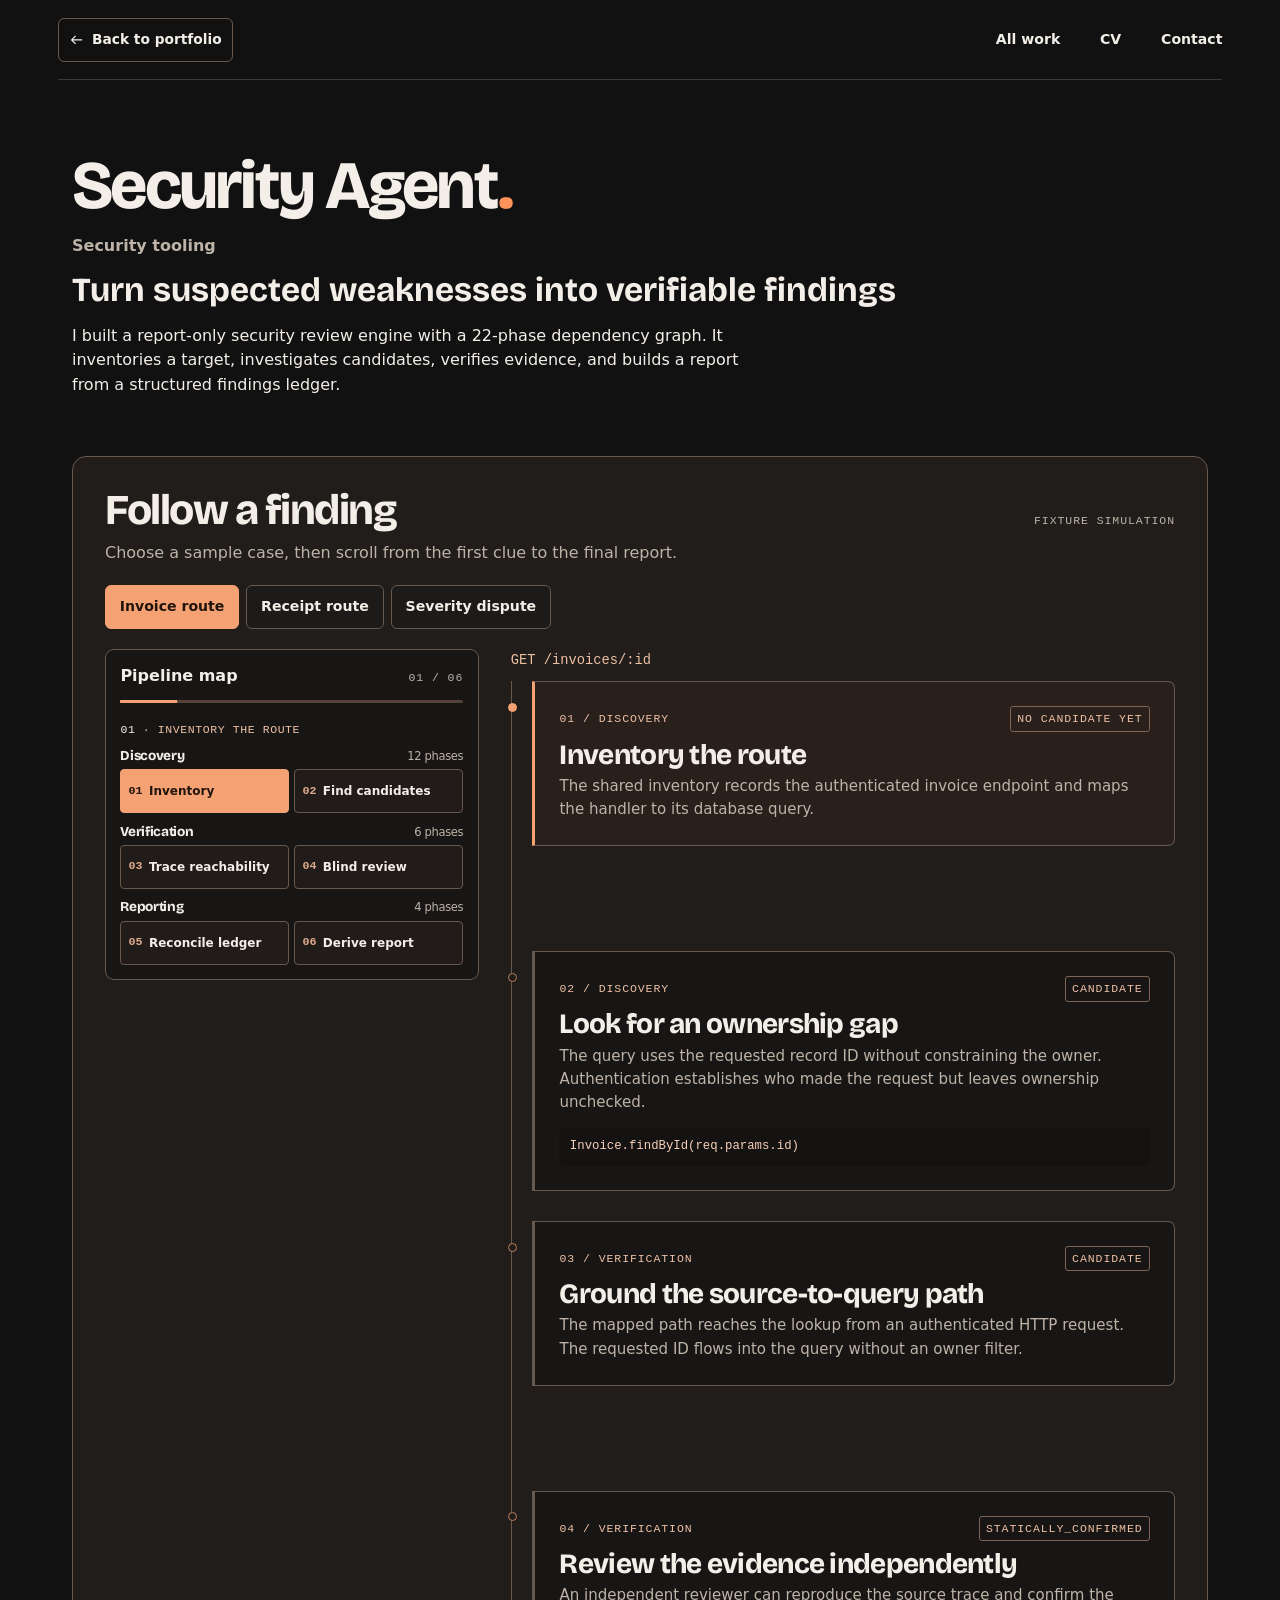
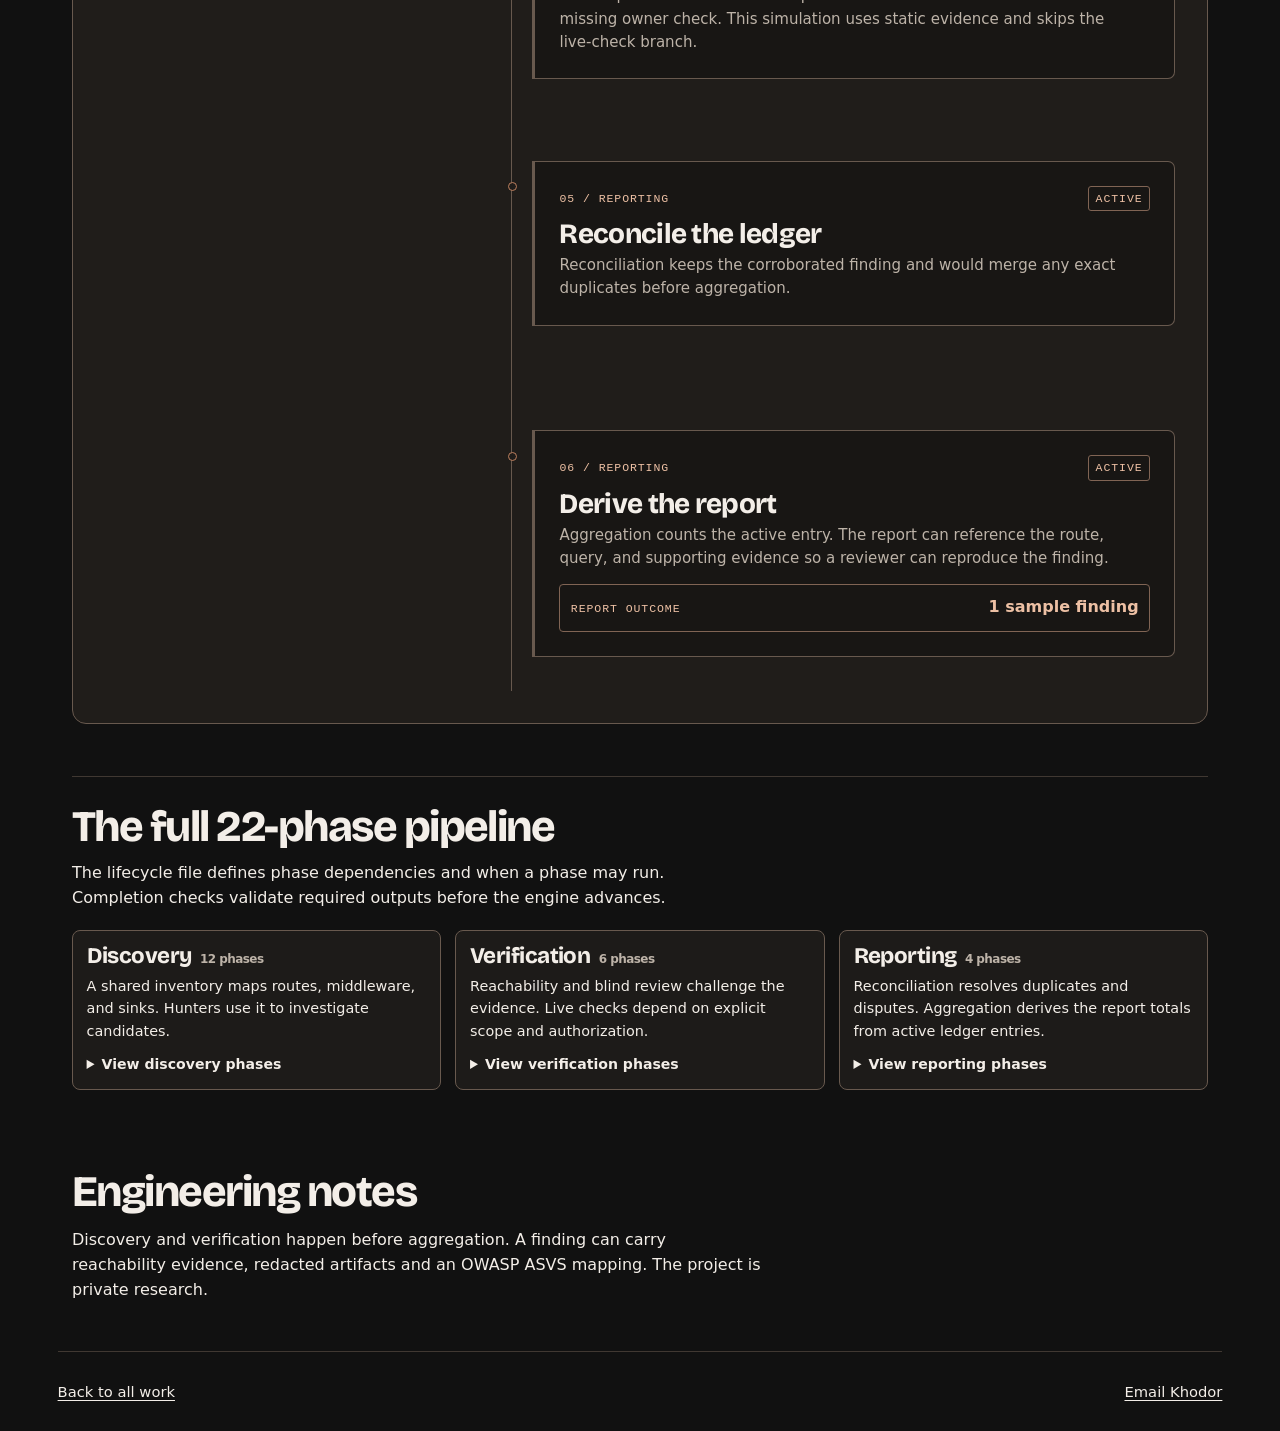
<file: security.html>
<!doctype html>
<html lang="en">
<head>
  <meta charset="utf-8">
  <meta name="viewport" content="width=device-width, initial-scale=1">
  <meta name="description" content="Turn suspected weaknesses into verifiable findings. A project by Khodor El Hajj Moussa.">
  <title>Security Agent | Khodor El Hajj Moussa</title>
  <meta name="author" content="Khodor El Hajj Moussa">
  <meta name="theme-color" content="#101010">
  <link rel="canonical" href="https://portfolio-omega-gules-27.vercel.app/security.html">
  <link rel="preload" href="assets/bricolage.woff2" as="font" type="font/woff2" crossorigin>
  <meta property="og:type" content="website">
  <meta property="og:site_name" content="Khodor El Hajj Moussa">
  <meta property="og:title" content="Security Agent | Khodor El Hajj Moussa">
  <meta property="og:description" content="Turn suspected weaknesses into verifiable findings. A project by Khodor El Hajj Moussa.">
  <meta property="og:url" content="https://portfolio-omega-gules-27.vercel.app/security.html">
  <meta property="og:image" content="https://portfolio-omega-gules-27.vercel.app/assets/og/security.jpg">
  <meta property="og:image:type" content="image/jpeg">
  <meta property="og:image:width" content="1200">
  <meta property="og:image:height" content="630">
  <meta property="og:image:alt" content="Security Agent case study">
  <meta property="og:locale" content="en_US">
  <meta name="twitter:card" content="summary_large_image">
  <meta name="twitter:title" content="Security Agent | Khodor El Hajj Moussa">
  <meta name="twitter:description" content="Turn suspected weaknesses into verifiable findings. A project by Khodor El Hajj Moussa.">
  <meta name="twitter:image" content="https://portfolio-omega-gules-27.vercel.app/assets/og/security.jpg">
  <meta name="twitter:image:alt" content="Security Agent case study">
  <link rel="icon" href="assets/mark.svg" type="image/svg+xml">
  <link rel="stylesheet" href="style.css">
  <script src="security-trace.js" defer></script>
  <script src="page-back.js" defer></script>
</head>
<body class="case-page">
  <a class="skip" href="#main">Skip to content</a>
  <header class="shell masthead"><a class="back-link" href="index.html#work"><svg aria-hidden="true" viewBox="0 0 24 24"><path d="M20 12H4m6-6-6 6 6 6"/></svg> Back to portfolio</a><nav aria-label="Primary"><a href="index.html#work">All work</a><a href="resume.html">CV</a><a href="contact.html">Contact</a></nav></header>
  <main id="main" class="shell case-layout">
    <header class="case-intro"><h1>Security Agent<span>.</span></h1><p class="role">Security tooling</p><p class="case-hook">Turn suspected weaknesses into verifiable findings</p><p>I built a report-only security review engine with a 22-phase dependency graph. It inventories a target, investigates candidates, verifies evidence, and builds a report from a structured findings ledger.</p></header>

    <section class="security-lab" aria-labelledby="trace-heading">
      <div class="security-lab-heading">
        <div><h2 id="trace-heading">Follow a finding</h2><p>Choose a sample case, then scroll from the first clue to the final report.</p></div>
        <span>FIXTURE SIMULATION</span>
      </div>
      <div class="security-controls" hidden>
        <div class="case-controls security-scenarios" role="group" aria-label="Fixture route">
          <button type="button" data-scenario="invoice" aria-pressed="true">Invoice route</button>
          <button type="button" data-scenario="receipt" aria-pressed="false">Receipt route</button>
          <button type="button" data-scenario="duplicate" aria-pressed="false">Severity dispute</button>
        </div>
      </div>
      <p class="sr-only" role="status" id="security-status"></p>
      <div class="security-walkthrough" hidden>
        <nav class="security-flow" aria-label="Pipeline checkpoints">
          <div class="security-flow-heading"><strong>Pipeline map</strong><span id="security-counter" aria-hidden="true">01 / 06</span></div>
          <div class="security-progress" aria-hidden="true"></div>
          <p class="security-current"><span data-current-index>01</span> · <span data-current-title>Inventory</span></p>
          <div class="security-lane">
            <h3>Discovery <span>12 phases</span></h3>
            <ol class="security-steps">
              <li><button type="button" data-checkpoint><span>01</span><span>Inventory</span></button></li>
              <li><button type="button" data-checkpoint><span>02</span><span>Find candidates</span></button></li>
            </ol>
          </div>
          <div class="security-lane">
            <h3>Verification <span>6 phases</span></h3>
            <ol class="security-steps" start="3">
              <li><button type="button" data-checkpoint><span>03</span><span>Trace reachability</span></button></li>
              <li><button type="button" data-checkpoint><span>04</span><span>Blind review</span></button></li>
            </ol>
          </div>
          <div class="security-lane">
            <h3>Reporting <span>4 phases</span></h3>
            <ol class="security-steps" start="5">
              <li><button type="button" data-checkpoint><span>05</span><span>Reconcile ledger</span></button></li>
              <li><button type="button" data-checkpoint><span>06</span><span>Derive report</span></button></li>
            </ol>
          </div>
        </nav>
        <div class="security-story">
          <p class="security-fixture"><code id="security-route"></code></p>
          <ol class="security-chapters" aria-label="Checkpoint details"></ol>
          <template id="security-chapter">
            <li class="security-chapter">
              <div class="security-panel" tabindex="-1">
                <div class="security-panel-meta"><span data-phase></span><span data-state></span></div>
                <h3></h3>
                <p data-detail></p>
                <pre hidden><code></code></pre>
                <p class="security-result" hidden><span>Report outcome</span><strong></strong></p>
              </div>
            </li>
          </template>
        </div>
      </div>
      <p class="security-note">Expected fixture outcomes. The invoice query lacks owner scoping and produces an expected IDOR finding. The receipt query includes the owner and produces no expected IDOR finding. An unresolved severity dispute holds the report.</p>
    </section>

    <section class="artifact security-architecture" aria-labelledby="architecture-title">
      <h2 id="architecture-title">The full 22-phase pipeline</h2>
      <p>The lifecycle file defines phase dependencies and when a phase may run. Completion checks validate required outputs before the engine advances.</p>
      <div class="security-phase-grid">
        <section><h3>Discovery <span>12 phases</span></h3><p>A shared inventory maps routes, middleware, and sinks. Hunters use it to investigate candidates.</p>
          <details><summary>View discovery phases</summary><ol><li>Tool scan</li><li>Attack tree</li><li>Surface plan</li><li>Baseline</li><li>Domain hunters</li><li>API auth boundary</li><li>Systemic patterns</li><li>Audit write review</li><li>Audit read review</li><li>Frontend surface</li><li>Business logic deep</li><li>Frontend deep</li></ol></details>
        </section>
        <section><h3>Verification <span>6 phases</span></h3><p>Reachability and blind review challenge the evidence. Live checks depend on explicit scope and authorization.</p>
          <details><summary>View verification phases</summary><ol><li>Cross verify</li><li>Live exploit</li><li>Dynamic probe</li><li>Exploit chaining</li><li>Custom exploits</li><li>Final verify</li></ol></details>
        </section>
        <section><h3>Reporting <span>4 phases</span></h3><p>Reconciliation resolves duplicates and disputes. Aggregation derives the report totals from active ledger entries.</p>
          <details><summary>View reporting phases</summary><ol><li>Gap analysis</li><li>Reconcile</li><li>Aggregate</li><li>Finalize</li></ol></details>
        </section>
      </div>
    </section>
    <section class="case-decision"><h2>Engineering notes</h2><p>Discovery and verification happen before aggregation. A finding can carry reachability evidence, redacted artifacts and an OWASP ASVS mapping. The project is private research.</p></section>
  </main>
  <footer class="shell footer"><a href="index.html#work">Back to all work</a><a href="contact.html">Email Khodor</a></footer>
</body>
</html>
</file>
<file: style.css>
@font-face {
  font-family: Bricolage;
  src: url("assets/bricolage.woff2") format("woff2");
  font-weight: 400 800;
  font-display: swap;
}

:root {
  color-scheme: dark;
  --paper: #111111;
  --surface: #1d1b19;
  --on-surface: #1d1b19;
  --ink: #f3eee8;
  --muted: #bdb3a8;
  --panel: #191715;
  --deep: #090909;
  --signal: #ff9359;
  --rule: #403832;
  --line: #68594e;
  --surface-sunken: #151413;
  --surface-panel: #201d1a;
  --text-soft: #e5ddd4;
  --on-signal: #21140d;
  --accent-dim: #bd805e;
  --accent-pale: #edc0a4;
  --panel-deep: #181614;
  --panel-active: #29201c;
  --line-warm: #806454;
  --code-text: #f6cfb9;
  --ease: cubic-bezier(.2, .75, .2, 1);
  font: 100%/1.55 system-ui, sans-serif;
  color: var(--ink);
  background: var(--paper);
}

* { box-sizing: border-box; }
html { scroll-behavior: smooth; }
body, h1, h2, h3, p, figure { margin: 0; }
[hidden] { display: none !important; }
a { color: inherit; text-underline-offset: .2em; }
a:hover { text-decoration-thickness: .13em; }
button { color: inherit; font: inherit; cursor: pointer; }
button:disabled { cursor: default; }
::selection { background: var(--signal); color: var(--on-signal); }
html { scrollbar-color: #574332 var(--paper); scrollbar-width: thin; }
::-webkit-scrollbar { width: 10px; height: 10px; }
::-webkit-scrollbar-track { background: var(--paper); }
::-webkit-scrollbar-thumb { background: #574332; border-radius: 10px; border: 2px solid var(--paper); }
::-webkit-scrollbar-thumb:hover { background: var(--accent-dim); }
:focus-visible { outline: 3px solid currentColor; outline-offset: 4px; }
img { max-width: 100%; }
section[id] { scroll-margin-top: 1.25rem; }
h1, h2, h3 { font-family: Bricolage, sans-serif; line-height: 1.02; font-weight: 750; }
h1 { font-size: clamp(2.75rem, 6.6vw, 6rem); letter-spacing: -.04em; }
h2 { font-size: clamp(2.3rem, 4.4vw, 4.1rem); letter-spacing: -.035em; }
h3 { font-size: clamp(1.35rem, 2.2vw, 2.05rem); letter-spacing: -.025em; }
h1 > span { color: var(--signal); }
.symbols, .sr-only { position: absolute; width: 1px; height: 1px; overflow: hidden; clip-path: inset(50%); }
.skip { position: fixed; z-index: 10; top: .8rem; left: .8rem; padding: .75rem 1rem; background: var(--surface); clip-path: inset(50%); }
.skip:focus { clip-path: none; }

.shell { width: min(82rem, calc(100% - clamp(2rem, 9vw, 9rem))); margin-inline: auto; }
.masthead, .footer { display: flex; justify-content: space-between; align-items: center; gap: .75rem 1.5rem; flex-wrap: wrap; padding-block: 1.1rem; }
.masthead { border-bottom: 1px solid var(--rule); }
.masthead nav { display: flex; align-items: center; gap: clamp(.7rem, 3.1vw, 2.4rem); }
.masthead nav a, .brand { text-decoration: none; font-size: .88rem; font-weight: 680; }
.masthead nav a { display: inline-flex; align-items: center; justify-content: center; min-height: 44px; min-width: 24px; }
.masthead nav a:hover { text-decoration: underline; }
.back-link {
  display: inline-flex;
  align-items: center;
  gap: .45rem;
  min-height: 44px;
  padding: .35rem .65rem;
  border: 1px solid var(--line);
  border-radius: 6px;
  color: var(--ink);
  font-size: .86rem;
  font-weight: 700;
  text-decoration: none;
}
.back-link:hover { border-color: var(--signal); color: var(--signal); }
.contact-page-links { display: flex; flex-wrap: wrap; align-items: center; gap: .8rem 1.2rem; margin-top: 1.2rem; }
.contact-page-links .action { min-width: 0; overflow-wrap: anywhere; }
.contact-page, .error-page { min-height: 100vh; min-height: 100svh; display: flex; flex-direction: column; }
.contact-page main, .error-page main { flex: 1; display: flex; align-items: center; }
.contact-page main > .case-intro, .error-page main > .case-intro { width: 100%; }
.brand, .nav-cv { display: inline-flex; align-items: center; gap: .55rem; }
.brand { min-height: 44px; min-width: 44px; }
.brand > span { letter-spacing: .075em; font-size: .75rem; }
.brand-detail { color: var(--muted); }
.mark { display: inline-flex; }
.mark img { display: block; }
.masthead svg, .text-link svg, .action svg, .project-content > svg, .model-controls svg { width: 1.15em; height: 1.15em; fill: none; stroke: currentColor; stroke-width: 1.8; }
.nav-cv { border: 1px solid var(--rule); border-radius: 6px; padding: .4rem .68rem; }
.footer { border-top: 1px solid var(--rule); font-size: .92rem; }
.footer a { display: inline-flex; align-items: center; min-height: 44px; }

.hero { display: grid; grid-template-columns: minmax(0, 1fr) minmax(0, 1.09fr); align-items: center; gap: clamp(1.75rem, 4vw, 4.5rem); padding-block: clamp(1.8rem, 3.6vw, 3.65rem) clamp(1.8rem, 3.1vw, 3.3rem); }
.hero h1 { font-size: clamp(3rem, 6vw, 6rem); }
.intro .role { display: flex; align-items: center; flex-wrap: wrap; gap: .55rem; margin-top: 1.5rem; font-size: clamp(.99rem, 1.7vw, 1.24rem); }
.role { font-weight: 730; }
.intro .role span { width: .28rem; height: .28rem; border-radius: 50%; background: var(--signal); }
.intro-copy { margin-top: .75rem; max-width: 42ch; color: var(--muted); font-size: clamp(1rem, 1.4vw, 1.12rem); }
.hero-actions { display: flex; align-items: center; flex-wrap: wrap; gap: .65rem 1.4rem; margin-top: 1.8rem; }
.action, .text-link { display: inline-flex; align-items: center; gap: .6rem; min-height: 44px; font-size: .93rem; font-weight: 700; }
.action { padding: .79rem 1rem; border-radius: 7px; text-decoration: none; background: var(--ink); color: var(--on-surface); transition: background .2s; }
.action:hover { background: var(--signal); }
.action:focus-visible { outline-color: var(--ink); }
.text-link svg, .project-content > svg { flex: none; transition: transform .28s var(--ease); }
.text-link:hover svg, .project:hover .project-content > svg { transform: translate(3px, -3px); }

.model { min-width: 0; }
.model-stage {
  position: relative;
  isolation: isolate;
  display: grid;
  place-items: center;
  overflow: hidden;
  width: 100%;
  aspect-ratio: 1.19;
  min-height: 17rem;
  max-height: 32rem;
  border: 1px solid var(--line);
  border-radius: 14px;
  background:
    radial-gradient(ellipse at 50% 44%, var(--surface-panel)a8, transparent 69%),
    linear-gradient(var(--surface-sunken)2c 1px, transparent 1px) center / 25px 25px,
    linear-gradient(90deg, var(--surface-sunken)2c 1px, transparent 1px) center / 25px 25px,
    var(--surface-panel);
}
.model-stage::before { content: ""; position: absolute; inset: 63% 21% 12%; background: radial-gradient(ellipse, var(--surface-sunken)45, transparent 66%); transform: rotate(-12deg); }
.model-stage canvas, .model-preview { position: absolute; width: 100%; height: 100%; inset: 0; object-fit: contain; }
.model-preview { pointer-events: none; }
.model-stage canvas { touch-action: pan-y; cursor: grab; }
.model-stage canvas:active { cursor: grabbing; }
.model-ready .model-preview { visibility: hidden; }
.model-top { position: absolute; z-index: 1; inset: .95rem .95rem auto; display: flex; justify-content: space-between; gap: .5rem; pointer-events: none; }
.model-top span { font: .66rem/1.4 ui-monospace, monospace; letter-spacing: .06em; }
.model-top i { display: inline-block; width: .42rem; height: .42rem; margin-right: .2rem; border-radius: 50%; background: var(--surface-sunken); }
.model-axis { position: absolute; z-index: 1; left: .85rem; bottom: .7rem; width: 2.3rem; pointer-events: none; }
.model-axis svg { display: block; fill: none; stroke: #4e3b2e; stroke-width: 1.3; }
.model-controls { position: absolute; z-index: 1; right: .75rem; bottom: .75rem; display: flex; gap: .4rem; }
.model-controls button { display: inline-flex; align-items: center; gap: .35rem; min-width: 44px; min-height: 44px; justify-content: center; padding: .35rem .65rem; background: var(--surface); border: 1px solid var(--line); border-radius: 6px; font-size: .82rem; font-weight: 720; }
.model-controls button:hover { background: var(--signal); color: var(--deep); }
.model figcaption { display: flex; align-items: center; justify-content: space-between; gap: .5rem 1rem; padding-top: .75rem; }
.model figcaption strong { display: block; font-size: .88rem; }
.model figcaption small { display: block; color: var(--muted); font-size: .78rem; }
.model figcaption a { white-space: nowrap; font-size: .82rem; }


.work, .experience-section { padding-block: clamp(2.4rem, 4.8vw, 4.75rem); }
.section-heading { display: flex; align-items: end; justify-content: space-between; flex-wrap: wrap; gap: 1rem; margin-bottom: 1.45rem; }
.section-heading p, .section-intro p { margin-top: .65rem; color: var(--muted); }
.project-content { position: relative; padding: clamp(1rem, 2.15vw, 1.65rem); padding-right: 3.25rem; }
.project-content span { display: block; color: var(--muted); font-size: .78rem; font-weight: 680; }
.project-content > svg { position: absolute; right: 1.25rem; top: 1.35rem; }
.lab { background: var(--surface-panel); border-block: 1px solid var(--rule); }
.lab-layout { display: grid; grid-template-columns: minmax(0, .7fr) minmax(0, 1.3fr); gap: clamp(1.5rem, 6vw, 6rem); align-items: center; padding-block: clamp(1.6rem, 3.9vw, 3.4rem); }
.section-intro p { max-width: 40ch; }
.section-intro .text-link { margin-top: 1.3rem; }
.exhibit { min-width: 0; background: var(--panel); padding: clamp(1rem, 3vw, 1.85rem); border: 1px solid var(--line); border-radius: 13px; }
.exhibit-title { display: flex; flex-wrap: wrap; align-items: baseline; justify-content: space-between; gap: .45rem; }
.exhibit-title span { color: var(--signal); font: .68rem ui-monospace, monospace; letter-spacing: .09em; }
.question { margin-top: .4rem; font-size: .96rem; }
.trace { display: block; width: 100%; margin-top: .8rem; background: var(--surface-sunken); border-radius: 6px; }
.trace-node { color: var(--text-soft); }
.trace-node .plate { fill: url(#plate); stroke: currentColor; stroke-width: 2; }
.trace[data-active="0"] [data-stage="0"], .trace[data-active="1"] [data-stage="1"], .trace[data-active="2"] [data-stage="2"], .trace[data-active="3"] [data-stage="3"] { color: var(--signal); }
.trace[data-active="1"] .trace-wires path:nth-child(1), .trace[data-active="2"] .trace-wires path:nth-child(-n+2), .trace[data-active="3"] .trace-wires path:nth-child(-n+3) { stroke: var(--signal); stroke-width: 3; }
.pipeline { list-style: none; display: grid; grid-template-columns: repeat(4, minmax(0, 1fr)); gap: .35rem; margin: .8rem 0 0; padding: 0; }
.pipeline button { width: 100%; min-height: 44px; padding: .38rem .12rem; border: 1px solid var(--line); border-radius: 5px; background: transparent; font-size: .8rem; }
.pipeline button[aria-current], .pipeline button:hover { color: var(--signal); border-color: currentColor; }
.pipeline button[aria-current] { background: var(--surface-sunken); font-weight: 700; }
.status { min-height: 3.25em; margin-top: .65rem; font-size: .9rem; }

.experience-section, .about { display: grid; grid-template-columns: minmax(0, .75fr) minmax(0, 1.25fr); gap: clamp(1.35rem, 5vw, 5rem); }
.timeline { list-style: none; margin: 0; padding: 0; border-top: 1px solid var(--rule); }
.timeline li { display: grid; grid-template-columns: minmax(7.5rem, .7fr) 1.3fr; gap: .4rem 1rem; padding: 1.15rem 0; border-bottom: 1px solid var(--rule); }
.timeline-date { font-size: .84rem; font-weight: 700; color: var(--muted); }
.timeline h3 { font-size: 1.45rem; }
.timeline p, .timeline a { margin-top: .35rem; font-size: .92rem; }
.timeline a { display: inline-flex; align-items: center; min-height: 44px; }
.work-chapter.experience-in-work { padding-block: clamp(2.2rem, 4vw, 3.4rem) 0; }
.experience-in-work .experience-section { padding-block: 0; }
.about { border-top: 1px solid var(--rule); padding-block: clamp(2rem, 5vw, 4rem); }
.about p { max-width: 65ch; }
.about p + p { margin-top: .7rem; }
.contact { background: #e7773b; color: #160f0b; border-top: 1px solid #a44f27; }
.contact-layout { display: flex; flex-wrap: wrap; justify-content: space-between; align-items: end; gap: 1.5rem; padding-block: clamp(2rem, 5vw, 4.5rem); }
.contact-email { display: inline-flex; align-items: center; min-height: 44px; max-width: 100%; margin-top: .65rem; overflow-wrap: anywhere; }
.contact-links { display: flex; flex-wrap: wrap; gap: .65rem 1.4rem; }

.case-layout, .notes { padding-block: clamp(1.7rem, 3.8vw, 3.65rem); }
.case-page .case-layout { max-width: 71rem; }
.case-intro { max-width: 58rem; padding-block: 1.4rem 1rem; }
.case-intro h1 { font-size: clamp(2.55rem, 5.3vw, 4.8rem); }
.case-intro p, .case-decision p, .notes p { max-width: 68ch; margin-top: .85rem; }
.case-intro .role { color: var(--muted); }
.case-hook { font: 700 clamp(1.35rem, 2.8vw, 2.1rem)/1.12 Bricolage, sans-serif; }
.case-intro a, .resume-section a { font-weight: 700; }
.artifact { margin-block: clamp(2rem, 4vw, 3.8rem); padding-block: clamp(1.3rem, 2.25vw, 2rem); border-top: 1px solid var(--rule); }
.artifact h2, .case-decision h2, .resume-section h2, .notes h2 { font-size: clamp(1.75rem, 3.4vw, 2.85rem); }
.artifact-label { color: var(--muted); font-size: .74rem; font-weight: 750; margin-block: 1.35rem .55rem; letter-spacing: .09em; text-transform: uppercase; }
.artifact-steps { display: grid; grid-template-columns: repeat(auto-fit, minmax(min(100%, 13rem), 1fr)); gap: .65rem; align-items: stretch; }
.artifact-step { padding: .85rem; background: var(--surface); border: 1px solid var(--line); border-radius: 7px; }
.artifact-step h3 { font-size: .95rem; line-height: 1.2; letter-spacing: 0; }
.artifact-step h3 span { color: var(--muted); margin-right: .4rem; font: .8rem ui-monospace, monospace; }
.artifact-step p { margin-top: .45rem; color: var(--muted); font-size: .92rem; }
.artifact details { background: var(--surface); border: 1px solid var(--line); border-radius: 7px; }
.artifact details[open] { border-color: var(--line); }
.artifact summary { padding: .85rem; cursor: pointer; font-weight: 700; }
.artifact summary:hover { text-decoration: underline; }
.artifact summary span { color: var(--muted); margin-right: .4rem; font: .8rem ui-monospace, monospace; }
.artifact details p { padding: 0 .85rem .85rem; font-size: .92rem; }
.evidence { display: grid; grid-template-columns: repeat(auto-fit, minmax(min(100%, 24rem), 1fr)); gap: 1rem; margin-block: 1rem; }
.evidence img, .archive-image img { display: block; width: 100%; height: auto; border-radius: 8px; }
.evidence figcaption, .archive-image figcaption { color: var(--muted); margin-top: .55rem; font-size: .87rem; }
.archive-image { margin: 1.25rem 0 0; max-width: 58rem; }
.specimen { margin: 1.2rem 0; padding: 1rem; background: var(--surface); border-radius: 8px; }
.specimen figcaption { font-weight: 700; }
.specimen pre { overflow: auto; padding: .65rem; border: 1px solid var(--rule); }
.draft { display: grid; grid-template-columns: repeat(auto-fit, minmax(min(100%, 11rem), 1fr)); gap: .6rem 1rem; margin-bottom: 0; }
.draft dt { color: var(--muted); font-size: .82rem; }
.draft dd { margin: .2rem 0 0; }
.notes article, .resume-section { border-top: 1px solid var(--rule); margin-top: 2rem; padding-top: 1.45rem; }
.notes article a { display: inline-block; margin-top: .85rem; }
.resume > p, .resume-section p { margin-top: .65rem; max-width: 68ch; }
.print-only { display: none; }
.resume > .action { margin-top: 1.15rem; }
.resume-section article { margin-top: 1.55rem; }
.resume-section article h3 { font-size: clamp(1.2rem, 2.4vw, 1.7rem); }
.resume-date { color: var(--muted); font-size: .88rem; }
.resume-projects, .skill-list { list-style: none; margin: .9rem 0 0; padding: 0; }
.resume-projects li, .skill-list li { padding-block: .48rem; border-bottom: 1px solid var(--rule); }
.resume-nav { display: flex; flex-wrap: wrap; gap: .5rem 1rem; margin-top: 1.2rem; font-weight: 680; }
.resume-nav a, .case-jump a { display: inline-flex; align-items: center; min-height: 44px; }

@media (max-width: 57rem) {
  .hero { grid-template-columns: minmax(0, 1fr) minmax(0, 1fr); }
  .brand-detail { display: none; }
}
@media (max-width: 45rem) {
  .hero, .lab-layout, .experience-section, .about { grid-template-columns: minmax(0, 1fr); }
  .hero h1 { font-size: clamp(3rem, 9.8vw, 5.5rem); }
  .hero-actions { margin-top: 1.2rem; }
  .model-stage { max-height: none; }
}
@media (max-width: 26rem) {
  .masthead { gap: .45rem; }
  .masthead nav { gap: .6rem; }
  .masthead nav a { font-size: .79rem; }
  .brand > span { display: none; }
  .model-top span { font-size: .57rem; }
  .model figcaption { align-items: start; }
  .timeline li { grid-template-columns: minmax(0, 1fr); }
}
@media (prefers-reduced-motion: reduce) {
  html { scroll-behavior: auto; }
  *, *::before, *::after { animation-duration: .01ms !important; transition-duration: .01ms !important; }
}
@page { size: A4; margin: 14mm 16mm; }
@media print {
  :root { color-scheme: light; --paper: #fff; --surface: #fff; --on-surface: #111; --ink: #111; --muted: #444; --rule: #ccc; background: white; color: black; font-size: 10pt; }
  .resume .action, .resume-nav, body:has(.resume) .masthead, body:has(.resume) .footer { display: none; }
  .print-only { display: block; }
  .resume { width: 100%; padding: 0; }
  .resume h1 { font-size: 28pt; }
  .resume #projects { break-before: page; border-top: 0; }
  .resume-section article { break-inside: avoid; }
}

/* Project exhibits */
.case-exhibit { margin-top: 1.2rem; min-width: 0; }
.case-controls { display: flex; flex-wrap: wrap; gap: .45rem; margin-bottom: .75rem; }
.case-controls button { padding: .55rem .86rem; min-height: 44px; border: 1px solid var(--line); border-radius: 6px; background: var(--surface); font-size: .88rem; font-weight: 720; }
.case-controls button:hover { border-color: var(--ink); }
.case-controls button[aria-pressed="true"] { color: var(--on-surface); background: var(--ink); border-color: var(--ink); }
.case-controls button:focus-visible { outline-color: var(--ink); }
.case-view { display: grid; gap: .8rem; }
.case-view + .case-view:not([hidden]) { margin-top: 1.2rem; }
.case-view figcaption { max-width: 68ch; color: var(--muted); font-size: .9rem; }
.case-frame { min-width: 0; overflow: hidden; border-radius: 3px; background: var(--deep); }
.case-frame > a { display: block; }
.case-frame > a:focus-visible { outline-color: var(--signal); outline-offset: -5px; }
.case-frame img { width: 100%; height: auto; display: block; }
.case-screen { max-width: 46rem; }
.case-screen .case-frame { padding: clamp(.4rem, 1.25vw, .8rem); }
.case-screen .case-frame img { border-radius: 5px; aspect-ratio: 1.98; object-fit: contain; }
.barber-stage { display: grid; grid-template-columns: minmax(0, 1fr) minmax(0, .92fr); align-items: center; gap: clamp(1rem, 6vw, 5rem); padding: clamp(1.15rem, 4vw, 3rem); color: var(--text-soft); }
.barber-stage p { margin-top: .75rem; max-width: 34ch; color: var(--text-soft); }
.barber-phone { width: min(100%, 16rem); justify-self: center; border-radius: 12px; overflow: hidden; border: 4px solid var(--line); box-shadow: 0 .8rem 2rem #0006; transform: perspective(50rem) rotateY(-9deg); }
.barber-phone img { display: block; width: 100%; height: auto; }
@media (max-width: 34rem) {
  .barber-stage { grid-template-columns: minmax(0, 1fr); }
}
/* Project index and evidence gallery */
.work-index { display: flex; flex-wrap: wrap; gap: .55rem; margin-block: 1rem 1.8rem; }
.work-index a { display: inline-flex; align-items: center; gap: .55rem; min-height: 44px; padding: .5rem .8rem; border: 1px solid var(--rule); border-radius: 6px; font-size: .86rem; font-weight: 700; text-decoration: none; }
.work-index a:hover { background: var(--surface-panel); }
.work-index svg { width: 1.05em; height: 1.05em; fill: none; stroke: currentColor; stroke-width: 1.6; }
.work-chapter { border-top: 1px solid var(--rule); padding-block: .95rem 0; }
.work-chapter + .work-chapter { margin-top: clamp(1.9rem, 4.15vw, 3.6rem); }
.work-chapter > header { display: flex; flex-wrap: wrap; align-items: baseline; justify-content: space-between; gap: .5rem 1.2rem; margin-bottom: 1.15rem; }
.work-chapter h3 { font-size: clamp(1.65rem, 3.2vw, 2.5rem); }
.work-chapter > header p { color: var(--muted); max-width: 53ch; font-size: .93rem; }
.work-spread { display: grid; grid-template-columns: minmax(0, 1.11fr) minmax(0, .89fr); gap: 1rem; }
.work-chapter:nth-of-type(even) .work-spread { grid-template-columns: minmax(0, .89fr) minmax(0, 1.11fr); }
.work-card { display: flex; flex-direction: column; min-width: 0; overflow: hidden; text-decoration: none; border: 1px solid var(--rule); border-radius: 3px; background: var(--surface); }
.work-media { position: relative; display: grid; place-items: center; height: clamp(9rem, 16vw, 14rem); overflow: hidden; background: var(--surface-panel); }
.work-media img { width: 100%; height: 100%; object-fit: cover; transition: transform .45s var(--ease); }
.work-media > span { position: absolute; left: .65rem; bottom: .65rem; padding: .25rem .45rem; border-radius: 4px; background: var(--deep); color: var(--text-soft); font-size: .69rem; font-weight: 650; }
.work-card:hover .work-media img, .work-card:focus-visible .work-media img { transform: scale(1.045); }
.work-card--barber .work-media { background: var(--surface-sunken); }
.work-card--barber img { position: absolute; top: .85rem; left: 50%; width: auto; height: calc(100% + 3rem); border: 4px solid var(--line); border-radius: 12px; transform: translateX(-50%) rotate(-7deg); }
.work-card--barber:hover .work-media img, .work-card--barber:focus-visible .work-media img { transform: translateX(-50%) rotate(-3deg) scale(1.03); }
.work-card--finance .work-media, .work-card--rag .work-media { padding: .85rem; }
.work-card--finance img, .work-card--rag img { object-fit: cover; object-position: top; border-radius: 5px; box-shadow: 0 .5rem 1.35rem #00000031; }
.work-card--asl .work-media { background: var(--surface-sunken); }
.work-card--asl img { object-fit: contain; }
.work-card h4 { margin: .38rem 0 0; font: 740 clamp(1.45rem, 2.65vw, 2.25rem)/1.03 Bricolage, sans-serif; letter-spacing: -.027em; }
.work-card:hover h4, .work-card:focus-visible h4 { text-decoration: underline; text-decoration-thickness: .07em; text-underline-offset: .17em; }
.lab-layout { grid-template-columns: repeat(2, minmax(0, 1fr)); gap: clamp(1rem, 3vw, 2.5rem); align-items: start; }
.lab-layout > .section-intro { grid-column: 1 / -1; }
.lab .model-top, .lab .model-controls { color: var(--ink); }
.lab .model figcaption small { color: var(--muted); }
.lab .model-stage { min-height: 16rem; max-height: 26rem; }
@media (min-width: 57rem) {
  .lab-layout { align-items: stretch; }
  .lab .model { display: flex; flex-direction: column; }
  .lab .model-stage { flex: 1 1 auto; min-height: 0; max-height: none; }
}
@media (max-width: 56.99rem) {
  .lab-layout { grid-template-columns: minmax(0, 1fr); }
}
.lab .exhibit { align-self: start; color: var(--text-soft); }
.lab .trace { max-height: 14rem; }
@media (max-width: 45rem) {
  .work-spread, .work-chapter:nth-of-type(even) .work-spread, .lab-layout { grid-template-columns: minmax(0, 1fr); }
  .work-media { height: clamp(11rem, 53vw, 18rem); }
  .work-index { margin-bottom: 1.65rem; }
}
.sync-architecture { margin-block: 1.1rem; }
.sync-architecture figcaption { color: var(--muted); font-size: .88rem; margin-top: .5rem; }
.sync-demo { margin-block: 1.4rem; padding: clamp(.85rem, 3vw, 1.6rem); background: var(--deep); color: var(--text-soft); border-radius: 10px; }
.sync-nodes { display: grid; grid-template-columns: repeat(3, minmax(0, 1fr)); gap: .5rem; margin-top: .95rem; }
.sync-nodes > div { display: flex; flex-direction: column; min-width: 0; gap: .25rem; border: 1px solid var(--line); border-radius: 7px; padding: clamp(.5rem, 1.8vw, .95rem); background: var(--surface-sunken); }
.sync-nodes small, .sync-nodes span { color: var(--text-soft); font-size: .73rem; }
.sync-nodes strong { overflow-wrap: anywhere; font-size: clamp(.77rem, 2vw, 1.3rem); }
.sync-demo[data-phase="receive"] .sync-nodes > :nth-child(2),
.sync-demo[data-phase="apply"] .sync-nodes > :nth-child(3),
.sync-demo[data-phase="ack"] .sync-nodes > :nth-child(2) { border-color: var(--signal); }
.sync-rail { position: relative; height: 1.5rem; margin-inline: 12%; }
.sync-rail::before { content: ""; position: absolute; inset: 50% 0 auto; border-top: 1px dashed var(--line); }
.sync-rail i { display: block; height: 100%; width: 8px; position: relative; left: 0; transform: translateX(-50%); }
.sync-rail i::before { content: ""; position: absolute; top: calc(50% - 4px); left: 0; width: 8px; height: 8px; border-radius: 50%; background: var(--signal); }
.sync-demo[data-phase="receive"] .sync-rail i { left: 50%; }
.sync-demo[data-phase="apply"] .sync-rail i { left: 100%; }
#sync-status { min-height: 2.8em; margin-bottom: .6rem; font-size: .88rem; }
.sync-actions { margin-bottom: 0; }
.sync-actions button { color: var(--ink); }
.sync-actions button:focus-visible { outline-color: var(--signal); }
.sync-setup { max-width: 26rem; }
.security-lab {
  --security-accent: #f4a273;
  margin-block: clamp(1.35rem, 3.4vw, 2.65rem);
  padding: clamp(.85rem, 3vw, 2rem);
  border: 1px solid var(--line);
  border-radius: 14px;
  background: var(--surface-panel);
}
.security-lab-heading { display: flex; flex-wrap: wrap; align-items: baseline; justify-content: space-between; gap: .6rem 1.2rem; margin-bottom: 1.15rem; }
.security-lab-heading h2 { font-size: clamp(1.8rem, 3.5vw, 2.65rem); }
.security-lab-heading p { margin-top: .55rem; color: var(--muted); }
.security-lab-heading > span, #security-counter, .security-panel-meta, .security-result span {
  font: .72rem/1.35 ui-monospace, monospace;
  letter-spacing: .08em;
  text-transform: uppercase;
}
.security-lab-heading > span, #security-counter { color: var(--muted); }
.security-controls { margin-bottom: 1.25rem; }
.security-controls .case-controls { margin: 0; }
.security-controls button[aria-pressed="true"] { color: var(--on-signal); background: var(--security-accent); border-color: var(--security-accent); }
.security-walkthrough {
  display: grid;
  grid-template-columns: minmax(0, .72fr) minmax(0, 1.28fr);
  align-items: start;
  gap: clamp(.8rem, 3vw, 2rem);
}
.security-flow {
  display: grid;
  gap: .7rem;
  padding: .9rem;
  border: 1px solid var(--line);
  border-radius: 9px;
  background: var(--panel-deep);
}
.security-flow-heading { display: flex; align-items: baseline; justify-content: space-between; gap: .5rem; }
.security-progress { height: 3px; border-radius: 3px; background: #554238; }
.security-current {
  margin-top: .5rem;
  color: var(--accent-pale);
  font: .72rem/1.35 ui-monospace, monospace;
  letter-spacing: .05em;
  text-transform: uppercase;
}
.security-current span:first-child { color: var(--ink); }
.security-progress::before {
  content: "";
  display: block;
  height: 100%;
  border-radius: inherit;
  background: var(--security-accent);
  transform: scaleX(var(--security-progress, .1667));
  transform-origin: left;
  transition: transform .35s var(--ease);
}
.security-lane h3 { display: flex; justify-content: space-between; gap: .3rem; align-items: baseline; font-size: .85rem; }
.security-lane h3 span { color: var(--muted); font: .72rem/1.3 system-ui, sans-serif; }
.security-steps { display: grid; grid-template-columns: repeat(2, minmax(0, 1fr)); gap: .3rem; list-style: none; margin: .35rem 0 0; padding: 0; }
.security-steps button {
  display: flex;
  align-items: center;
  gap: .4rem;
  width: 100%;
  height: 100%;
  min-height: 44px;
  padding: .3rem .45rem;
  border: 1px solid var(--line);
  border-radius: 4px;
  background: #211b19;
  color: var(--ink);
  text-align: left;
  font-size: .75rem;
  font-weight: 650;
  line-height: 1.2;
  transition: border-color .25s;
}
.security-steps button span:first-child { color: #ddaa8c; font: 700 .73rem/1 ui-monospace, monospace; }
.security-steps button:hover, .security-steps [data-passed] { border-color: var(--accent-dim); }
.security-steps [aria-current="step"] { border-color: var(--security-accent); background: var(--security-accent); color: var(--on-signal); }
.security-steps [aria-current="step"] span:first-child { color: inherit; }
.security-controls button:focus-visible, .security-steps button:focus-visible, .security-panel:focus-visible { outline-color: var(--security-accent); }
.security-fixture { margin: 0 0 .65rem; color: var(--accent-pale); font-size: .86rem; overflow-wrap: anywhere; }
.security-chapters {
  --rail-gap: clamp(.75rem, 2vw, 1.3rem);
  display: grid;
  gap: .55rem;
  margin: 0;
  padding: 0 0 0 var(--rail-gap);
  border-left: 1px solid var(--line);
  list-style: none;
}
.security-chapter { position: relative; display: grid; min-height: clamp(10rem, 29svh, 17rem); }
.security-chapter::before {
  content: "";
  position: absolute;
  top: 1.35rem;
  left: calc(-1 * var(--rail-gap) - 4px);
  width: 7px;
  height: 7px;
  border: 1px solid var(--accent-dim);
  border-radius: 50%;
  background: var(--surface-panel);
}
.security-chapter[data-active]::before { border-color: var(--security-accent); background: var(--security-accent); }
.security-panel {
  align-self: start;
  min-width: 0;
  padding: clamp(.85rem, 2.3vw, 1.5rem);
  border: 1px solid var(--line);
  border-left: 3px solid var(--line);
  border-radius: 0 7px 7px 0;
  background: var(--panel-deep);
  transition: border-color .35s, background-color .35s;
}
.security-chapter[data-active] .security-panel { border-left-color: var(--security-accent); background: var(--panel-active); }
.security-panel-meta { display: flex; flex-wrap: wrap; align-items: center; justify-content: space-between; gap: .3rem .7rem; color: var(--accent-pale); }
.security-panel-meta [data-state] { padding: .25rem .4rem; border: 1px solid var(--line-warm); border-radius: 3px; overflow-wrap: anywhere; }
.security-panel h3 { margin-block: .55rem .35rem; font-size: clamp(1.18rem, 2.3vw, 1.75rem); }
.security-panel [data-detail], .security-note { max-width: 60ch; color: var(--muted); font-size: .94rem; }
.security-panel pre { margin: .75rem 0 0; padding: .65rem; border-radius: 4px; background: #151311; color: var(--code-text); white-space: pre-wrap; overflow-wrap: anywhere; font-size: .77rem; }
.security-result { display: flex; flex-wrap: wrap; align-items: baseline; justify-content: space-between; gap: .35rem .7rem; margin-top: .85rem; padding: .65rem; border: 1px solid var(--line-warm); border-radius: 4px; color: var(--accent-pale); }
.security-chapter[data-active] .security-result { background: var(--security-accent); border-color: var(--security-accent); color: var(--on-signal); }
@media (min-height: 30rem) {
  .security-flow { position: sticky; top: .75rem; z-index: 1; }
}
@media (max-width: 45rem) {
  .security-walkthrough { display: block; }
  .security-flow { grid-template-columns: repeat(3, minmax(0, 1fr)); gap: .4rem; top: 0; margin-bottom: .8rem; padding: .55rem; }
  .security-flow-heading, .security-progress { grid-column: 1 / -1; }
  .security-current { grid-column: 1 / -1; }
  .security-lane h3 { justify-content: center; font-size: .73rem; }
  .security-lane h3 span { display: none; }
  .security-steps button { justify-content: center; padding: .2rem; }
  .security-steps button span:last-child { position: absolute; width: 1px; height: 1px; overflow: hidden; clip-path: inset(50%); }
}
@media (prefers-reduced-motion: reduce) {
  .security-progress::before, .security-steps button, .security-panel { transition: none; }
}
.security-architecture > p { margin-top: .7rem; max-width: 68ch; }
.security-phase-grid { display: grid; grid-template-columns: repeat(3, minmax(0, 1fr)); gap: .9rem; margin-top: 1.25rem; }
.security-phase-grid > section { padding: .85rem; border: 1px solid var(--line); border-radius: 8px; background: var(--surface); }
.security-phase-grid h3 { font-size: 1.4rem; }
.security-phase-grid h3 span { display: inline-block; margin-left: .25rem; color: var(--muted); font: 650 .75rem/1.3 system-ui, sans-serif; }
.security-phase-grid p { margin-block: .45rem .75rem; font-size: .9rem; }
.security-phase-grid details { border: 0; background: transparent; }
.security-phase-grid summary { padding: 0; font-size: .88rem; }
.security-phase-grid ol { padding-left: 1.4rem; margin: .4rem 0 0; font-size: .86rem; }
.work-card--security .work-media { background: var(--surface-sunken); }
.work-card--security img { object-fit: contain; }
@media (max-width: 45rem) {
  .security-phase-grid { grid-template-columns: minmax(0, 1fr); }
}
/* Project features and architecture exhibits */
.case-jump { display: flex; flex-wrap: wrap; gap: .5rem 1rem; margin-top: 1rem; }
.artifact > p { margin-top: .7rem; max-width: 65ch; }
.artifact--secondary h2 { font-size: clamp(1.6rem, 2.9vw, 2.25rem); }
.artifact-lede { color: var(--muted); max-width: 62ch; font-size: .94rem; }
.artifact--wide-media .case-screen { max-width: 100%; }
.artifact--wide-media .case-frame img { aspect-ratio: auto; }
@media (min-width: 58rem) {
  .artifact:has(> .artifact-steps):not(:has(> .sync-layout)) {
    display: grid;
    grid-template-columns: minmax(0, 1.42fr) minmax(17rem, .58fr);
    column-gap: clamp(2rem, 4.5vw, 4.5rem);
    align-items: start;
  }
  .artifact:has(> .artifact-steps):not(:has(> .sync-layout)) > h2 { grid-column: 1 / -1; }
  .artifact:has(> .artifact-steps):not(:has(> .sync-layout)) > :is(.case-exhibit, .case-screen) {
    grid-column: 1;
    grid-row: 2 / span 4;
  }
  .artifact:has(> .artifact-steps):not(:has(> .sync-layout)) > .specimen {
    grid-column: 2;
    grid-row: 2;
    margin: 0 0 .8rem;
  }
  .artifact:has(> .artifact-steps):not(:has(> .sync-layout)) > .artifact-label {
    grid-column: 2;
    margin-top: 0;
  }
  .artifact:has(> .artifact-steps):not(:has(> .sync-layout)) > .artifact-steps {
    grid-column: 2;
    grid-template-columns: minmax(0, 1fr);
  }
}
.process-strip { display: grid; grid-template-columns: repeat(3, minmax(0, 1fr)); gap: 1px; list-style: none; padding: 1px; margin: 1rem 0 0; background: var(--surface-sunken); border-radius: 9px; overflow: hidden; }
.process-strip li { padding: clamp(.85rem, 2.4vw, 1.45rem); background: var(--surface-sunken); color: var(--text-soft); }
.process-strip h3 { color: var(--text-soft); font-size: clamp(1.15rem, 2vw, 1.55rem); }
.process-strip li p { margin-top: .55rem; color: var(--text-soft); font-size: .88rem; }
.performance-figure { max-width: 62rem; padding: clamp(.85rem, 2.8vw, 1.45rem); margin-top: 1.2rem; border-radius: 9px; background: var(--surface-sunken); color: var(--text-soft); }
.performance-figure figcaption { display: flex; flex-wrap: wrap; align-items: baseline; justify-content: space-between; gap: .35rem 1rem; }
.performance-figure figcaption span { font-size: .8rem; color: var(--text-soft); }
.performance-bars { display: grid; gap: .8rem; margin: .9rem 0 0; }
.performance-bars > div { display: grid; grid-template-columns: minmax(7rem, .26fr) minmax(0, .74fr); align-items: center; gap: .65rem; }
.performance-bars dt { font-size: .85rem; }
.performance-bars dd { display: flex; align-items: center; gap: .65rem; margin: 0; }
.performance-bars dd strong { min-width: 4.5ch; white-space: nowrap; font-variant-numeric: tabular-nums; }
.performance-track { display: block; flex: 1; min-width: 0; height: .65rem; overflow: hidden; border-radius: 3px; background: var(--surface-sunken); }
.performance-track i { display: block; width: 100%; height: 100%; background: var(--surface-panel); }
.performance-after i { width: 44.7%; background: var(--signal); }
@media (max-width: 45rem) {
  .process-strip { grid-template-columns: minmax(0, 1fr); }
}
/* Ambient motion and compact exhibits */

.asl-controls { display: flex; flex-wrap: wrap; align-items: center; gap: .5rem; margin-bottom: .65rem; }
.asl-controls .case-controls { margin: 0; }
.loop-motion { margin-left: 0; min-height: 44px; }
.asl-artifact .case-view { max-width: 37rem; }
.asl-artifact .case-frame img { display: block; width: 100%; aspect-ratio: 16 / 9; object-fit: contain; }
.sync-layout { display: grid; grid-template-columns: minmax(0, .82fr) minmax(0, 1.18fr); gap: .85rem; align-items: start; margin-block: .95rem; }
.sync-layout .sync-architecture, .sync-layout .sync-demo { margin: 0; }
.sync-setup-note { margin-top: .85rem; }
.sync-setup-note figure { margin: 0 .85rem .85rem; }

@media (max-width: 57rem) {
  .sync-layout { grid-template-columns: minmax(0, 1fr); }
  .sync-layout .sync-architecture { max-width: 34rem; }
}
@media (max-width: 45rem) {
  .work-card { display: grid; grid-template-columns: minmax(5.1rem, .34fr) minmax(0, .66fr); }
  .work-card .work-media { height: 100%; min-height: 6.15rem; padding: 0; }
  .work-card .work-media > span { display: none; }
  .work-card .project-content { padding: .75rem 1.75rem .75rem .7rem; }
  .work-card .project-content > svg { top: .8rem; right: .45rem; width: .95rem; }
  .work-card h4 { font-size: clamp(1.2rem, 4.5vw, 1.45rem); }
  .work-card--barber img { top: .55rem; height: calc(100% + 1rem); }
  .work-card--asl img, .work-card--security img { object-fit: cover; }
}
/* Case studies opened inside the planet retain the shared reader controls. */
</file>
<file: planet.css>
.planet-home {
  --space: #0c0c0e;
  --starlight: #f4f0eb;
  color: var(--starlight);
  background: var(--space);
}
.planet-home .hero { grid-template-columns: minmax(0, 1fr); padding-block: 4rem; }
.planet-home .hero h1 span { color: var(--signal); }
html:has(.planet-ready) { scroll-behavior: auto; }
.planet-ready .hero { display: none; }
.planet-ready .masthead {
  position: sticky;
  top: 0;
  z-index: 5;
  width: 100%;
  padding-inline: max(clamp(1rem, 4.5vw, 4.5rem), calc((100% - 82rem) / 2));
  background: #101010;
  border-color: #34312d;
}
.planet-ready :is(section[id], footer[id]) { scroll-margin-top: calc(var(--mast-height) + 1rem); }
.planet-ready #work { scroll-margin-top: var(--mast-height); }
.planet-track {
  --scene-height: calc(100vh - var(--mast-height, 0px));
  --scene-height: calc(100svh - var(--mast-height, 0px));
  position: relative;
  height: calc(var(--scene-height) + var(--route-length, 0px));
}
.planet-stage {
  position: sticky;
  top: var(--mast-height);
  height: var(--scene-height);
  overflow: hidden;
  isolation: isolate;
  background:
    url("assets/landing-sky.webp") center top / 100% 79% no-repeat,
    linear-gradient(to bottom, #11101a, #2d1b26 38%, #85504a 66%, #915345);
}
.planet-canvas, .planet-stops { position: absolute; inset: 0; }
.planet-canvas canvas { display: block; width: 100%; height: 100%; }
.planet-canvas::after {
  content: "";
  position: absolute;
  inset: 0;
  background: linear-gradient(0deg, #120d13b8, transparent 26%);
  pointer-events: none;
}
.planet-stops { pointer-events: none; }
.planet-stop {
  position: absolute;
  top: 0;
  left: 0;
  transform-origin: 0 0;
  color: #f9eee2;
}
.planet-stop[data-current] { pointer-events: auto; }
.sign-plank {
  position: relative;
  padding: .55rem 1.15rem;
  border: 1px solid #9a7760;
  background: linear-gradient(174deg, #493428, #2d211b 75%);
}
.sign-plank::before, .sign-plank::after {
  content: "";
  position: absolute;
  top: 50%;
  width: 4px;
  height: 4px;
  border-radius: 50%;
  background: #d2a489;
  box-shadow: 0 1px 1px #140c08;
  pointer-events: none;
}
.sign-plank::before { left: .35rem; }
.sign-plank::after { right: .35rem; }
.sign-heading {
  display: grid;
  grid-template-columns: 3rem minmax(0, 1fr);
  align-items: center;
  gap: .8rem;
  margin: 0;
  min-height: 3.5rem;
  padding: 0 .95rem 0 0;
  background: linear-gradient(160deg, #392e30, #211a1d 70%);
  border-color: #bd8768;
  color: #fff1e5;
  font-size: clamp(1.18rem, 2.55vw, 1.66rem);
  line-height: 1.05;
}
.sign-heading::before { display: none; }
.sign-heading > span:last-child { padding-block: .25rem; text-wrap: balance; }
.checkpoint-number {
  display: grid;
  place-items: center;
  align-self: stretch;
  color: #21130d;
  background: linear-gradient(145deg, #ffbf8a, #e38956);
  border-right: 1px solid #ffcd9d;
  font: 760 1.28rem/1 Bricolage, sans-serif;
  font-variant-numeric: tabular-nums;
  letter-spacing: .03em;
}
.planet-stop ul { display: grid; gap: .4rem; list-style: none; margin: .4rem 0 0; padding: 0; }
.planet-stop li { padding-block: 0; }
.planet-stop li.sign-plank {
  background: linear-gradient(175deg, #3b2d2d, #271f22 83%);
  border-color: #866657;
  box-shadow: inset 0 -2px #1b1417;
}
.planet-stop li.sign-plank:has(a:is(:hover, :focus-visible)) {
  background: linear-gradient(175deg, #503a32, #382928);
  border-color: #d89b75;
}
.planet-stop a {
  display: flex;
  align-items: center;
  justify-content: space-between;
  min-height: 44px;
  gap: .75rem;
  font-weight: 680;
  text-decoration: none;
}
.planet-stop a::after {
  content: "";
  flex: none;
  width: 7px;
  height: 7px;
  border-top: 1.5px solid #ffc096;
  border-right: 1.5px solid #ffc096;
  rotate: 45deg;
}
.planet-stop a:is(:hover, :focus-visible) { color: #ffd1af; text-decoration: underline; text-underline-offset: .22em; }
.planet-stop a:focus-visible { outline-offset: -2px; }
.planet-welcome { text-align: left; }
.landing-sign {
  padding: 1rem 1.35rem 1.2rem;
  border-color: #9c7765;
  background: linear-gradient(166deg, #392d2e, #221a1d 76%);
  box-shadow: inset 0 0 0 3px #21171a;
}
.sign-coordinate {
  display: block;
  color: #ffc096;
  font-size: .72rem;
  font-weight: 750;
  letter-spacing: .13em;
  text-transform: uppercase;
  margin-bottom: .65rem;
}
.planet-welcome h1 { font-size: clamp(2rem, 5vw, 3.65rem); line-height: .98; font-weight: 740; }
.planet-welcome h1 span { color: #ffad79; }
.planet-welcome p { color: #e6d6cc; font-size: .95rem; margin-top: .7rem; }
.planet-welcome .trail-instruction {
  display: flex;
  justify-content: space-between;
  align-items: center;
  gap: .55rem;
  min-height: 44px;
  margin-top: .4rem;
  color: #21140d;
  background: #f3a16c;
  border-color: #ffc49b;
  font-weight: 750;
}
.landing-gear {
  position: absolute;
  bottom: 1.15rem;
  left: clamp(1rem, 4.5vw, 4.5rem);
  right: 1rem;
  z-index: 3;
  pointer-events: none;
}
.gear-actions { display: flex; flex-wrap: wrap; gap: .4rem; }
.gear-actions button {
  min-height: 44px;
  padding: .45rem .7rem;
  border: 1px solid #8b6958;
  background: #1a1418;
  color: #f9eee2;
  font-size: .79rem;
  font-weight: 680;
  pointer-events: auto;
}
.gear-actions button:hover, .gear-actions button[data-running] {
  color: #ffc096;
  border-color: #ffc096;
}
.gear-actions button:not(:focus-visible) {
  position: absolute;
  width: 44px;
  height: 44px;
  min-height: 44px;
  overflow: hidden;
  clip-path: inset(50%);
  pointer-events: none;
}
.gear-status {
  width: fit-content;
  margin-top: .45rem;
  color: #f9eee2;
  font-size: .79rem;
  text-shadow: 0 1px 5px #0d0b12;
}
.tour-dialogue {
  position: absolute;
  z-index: 4;
  top: 1.15rem;
  left: clamp(1rem, 4.5vw, 4.5rem);
  width: min(22rem, calc(100% - 2rem));
  padding: .85rem;
  background: #1b1519;
  color: #f9eee2;
  border: 1px solid #a67c63;
  border-radius: 10px;
  box-shadow: 0 .6rem 1.6rem #110a13a6;
}
.tour-heading {
  display: flex;
  flex-wrap: wrap;
  align-items: baseline;
  justify-content: space-between;
  gap: .25rem .75rem;
  padding-bottom: .55rem;
  border-bottom: 1px solid #635046;
}
.tour-heading strong { color: #ffc096; font-size: .86rem; }
.tour-heading span { color: #e1cfc3; font-size: .75rem; }
.tour-voice {
  flex: none;
  min-height: 44px;
  padding: .25rem .55rem;
  border: 1px solid #8b6958;
  border-radius: 5px;
  background: #241a1d;
  color: #f9eee2;
  font-size: .75rem;
  font-weight: 700;
  line-height: 1;
}
.tour-voice:hover { border-color: #ffc096; color: #ffc096; }
.tour-voice span { color: inherit; font-size: inherit; }
.tour-voice[aria-pressed="true"] { background: var(--signal); border-color: var(--signal); color: #21140d; }
.tour-copy {
  display: grid;
  margin-top: .65rem;
  font-size: .91rem;
  line-height: 1.45;
}
.tour-copy span { grid-area: 1 / 1; }
[data-tour-measure] { visibility: hidden; }
.trail-instruction svg, .planet-index svg {
  width: 1.1em; height: 1.1em; fill: none; stroke: currentColor; stroke-width: 1.7; vertical-align: middle;
}
.planet-index {
  position: absolute;
  z-index: 3;
  bottom: 2.2rem;
  display: flex;
  align-items: center;
  gap: .6rem;
  min-height: 44px;
  padding: .25rem .6rem;
  color: #f3e9e0;
  background: #1a1418;
  font-size: .82rem;
}
.planet-index { right: clamp(1rem, 4.5vw, 4.5rem); font-weight: 700; text-underline-offset: .25em; }
.planet-index:hover { color: var(--signal); }
.planet-home .work, .planet-home .experience-section, .planet-home .about {
  width: 100%;
  padding-inline: max(clamp(1rem, 4.5vw, 4.5rem), calc((100% - 82rem) / 2));
  background: var(--paper);
  color: var(--ink);
}
.planet-home .work { border-top: 1px solid #6a4832; }
.mission {
  display: grid;
  grid-template-columns: minmax(0, .83fr) minmax(0, 1.17fr);
  align-items: center;
  margin-block: 2.5rem;
  color: var(--starlight);
  background: #1b1816;
  border: 1px solid #574332;
  text-decoration: none;
}
.mission-copy { padding: clamp(1.5rem, 4vw, 3rem); }
.mission h3 { max-width: 17ch; font-size: clamp(1.9rem, 4vw, 3.65rem); }
.mission p { margin-top: .6rem; color: #c9bfb5; max-width: 38ch; }
.mission .mission-project { color: var(--signal); font-weight: 700; }
.mission .text-link { margin-top: 1.2rem; text-decoration: underline; }
.mission:hover .text-link { color: var(--signal); }
.mission img { display: block; width: 100%; height: auto; }
@media (max-width: 58rem) {
  .landing-gear { top: 3.35rem; bottom: auto; }
  .planet-index { top: .4rem; bottom: auto; right: .65rem; font-size: .73rem; background: #1a1418e6; border: 1px solid #574332; }
}
@media (max-height: 620px) {
  .planet-index { display: none; }
}
@media (max-width: 42rem) {
  .landing-gear { left: 1rem; right: 1rem; }
  .gear-actions { gap: .3rem; }
  .gear-actions button { padding-inline: .45rem; font-size: .72rem; }
  .planet-stage { background-size: auto 78%, auto; background-position: 29% top, center; }
  .mission { grid-template-columns: minmax(0, 1fr); }
}
@media (max-width: 23rem) {
  .sign-heading { grid-template-columns: 2.55rem minmax(0, 1fr); gap: .58rem; }
  .tour-dialogue { padding: .65rem; }
  .tour-copy { font-size: .83rem; }
}
@media (max-height: 540px) {
  .tour-dialogue {
    width: min(36rem, calc(100% - 2rem));
    max-height: 38%;
    overflow: auto;
    padding: .4rem .6rem;
  }
  .tour-heading { padding-bottom: .25rem; }
  .tour-copy { margin-top: .25rem; font-size: .79rem; }
  .landing-gear { top: auto; bottom: .55rem; left: 1rem; right: auto; }
  .gear-actions { max-width: 10rem; gap: .18rem; }
  .gear-actions button { min-height: 36px; font-size: .7rem; }
  .landing-sign { padding-block: .75rem; }
  .sign-heading { font-size: 1.15rem; min-height: 2.55rem; }
  .planet-stop a { min-height: 37px; font-size: .9rem; }
  .planet-welcome h1 { font-size: 2rem; }
  .planet-welcome h1 br { display: none; }
  .planet-welcome p { margin-top: .4rem; }
}
</file>
